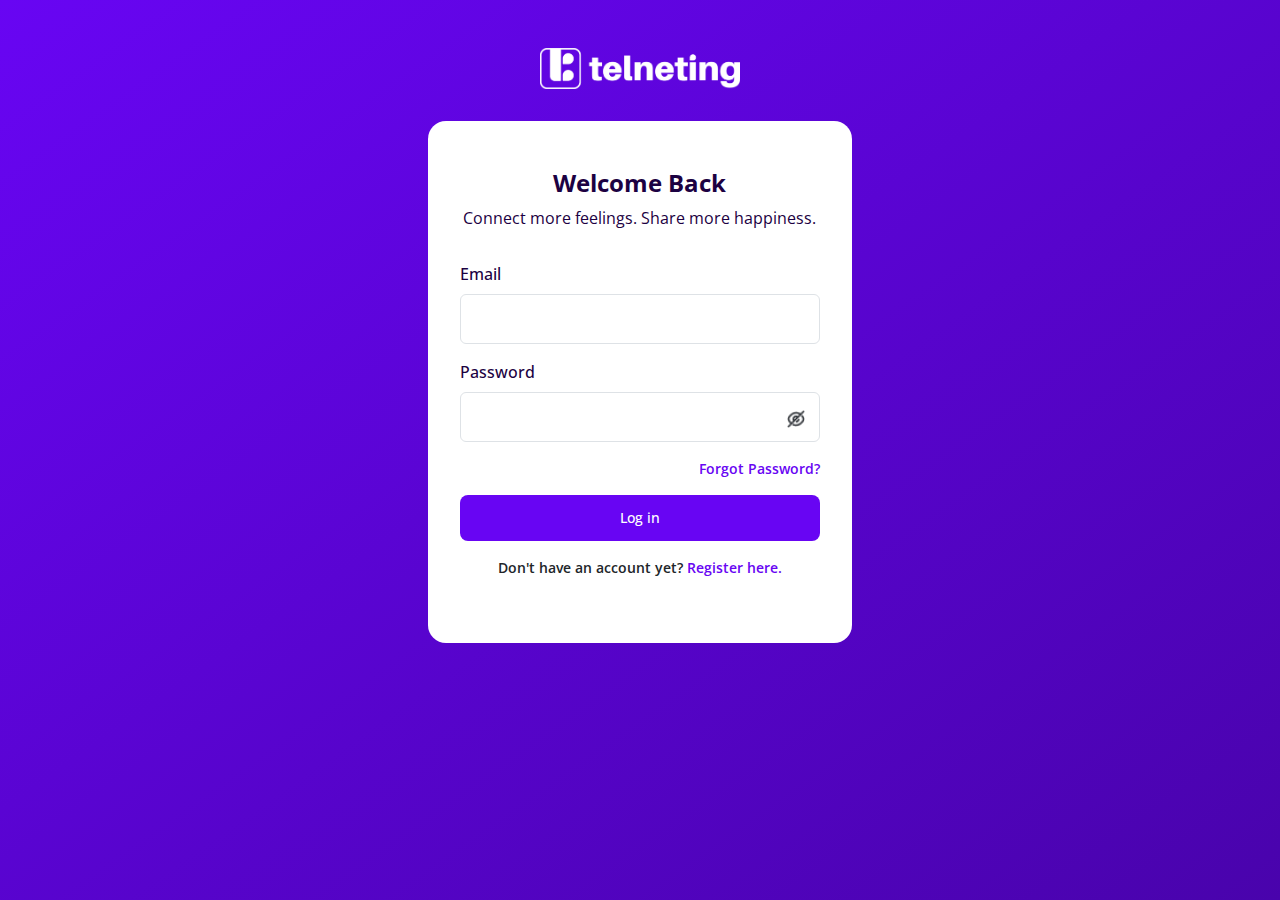
<file: index.html>
<!DOCTYPE html>
<html lang="en">
<head>
    <meta charset="UTF-8">
    <meta name="viewport" content="width=device-width, initial-scale=1.0">
    <title>Sign In || Telneting</title>

    <link rel="stylesheet" href="css/bootstrap.css">
    <link rel="stylesheet" href="css/style.css">
    <script src="js/jquery.min.js"></script>
</head>
<body>
    <div class="page-wrapper">
        <div class="container">
            <div class="d-flex justify-content-center">
                <img src="images/logo.png" alt="logo" class="logo">
            </div>
        
            <form action="#" class="wrapper">
                <h1 class="title">Welcome Back</h1>
                <p class="subtitle">Connect more feelings. Share more happiness.</p>
        
                <div class="form-group">
                    <label for="" class="form-label">Email</label>
                    <input type="email" class="form-control" required>
                </div>
        
                <div class="form-group">
                    <label for="" class="form-label">Password</label>
                    <input type="password" class="form-control" id="passwordField" required>
                    <img src="images/eye-slash.png" alt="eye" class="eye-slash" id="togglePassword">
                </div>
        
                <div class="d-flex justify-content-end">
                    <a href="forgot.html" class="text-primary forgot">Forgot Password?</a>
                </div>
        
                <input type="submit" value="Log in" class="btn btn-primary d-block w-100">
        
                <div class="text-center register">
                    <p>Don't have an account yet? <a href="signup.html" class="text-primary">Register here.</a></p>
                </div>
            </form>
        </div>
    </div>

    <script src="js/bootstrap.js"></script>
    <script>
        const passwordField = document.getElementById('passwordField');
            const togglePassword = document.getElementById('togglePassword');

            togglePassword.addEventListener('click', function () {
                const fieldType = passwordField.getAttribute('type');
                if (fieldType === 'password') {
                    passwordField.setAttribute('type', 'text');
                    togglePassword.setAttribute('src', 'images/eye.png'); // Change to an open eye icon
                } else {
                    passwordField.setAttribute('type', 'password');
                    togglePassword.setAttribute('src', 'images/eye-slash.png'); // Change to a slashed eye icon
                }
            });

    </script>
</body>
</html>
</file>
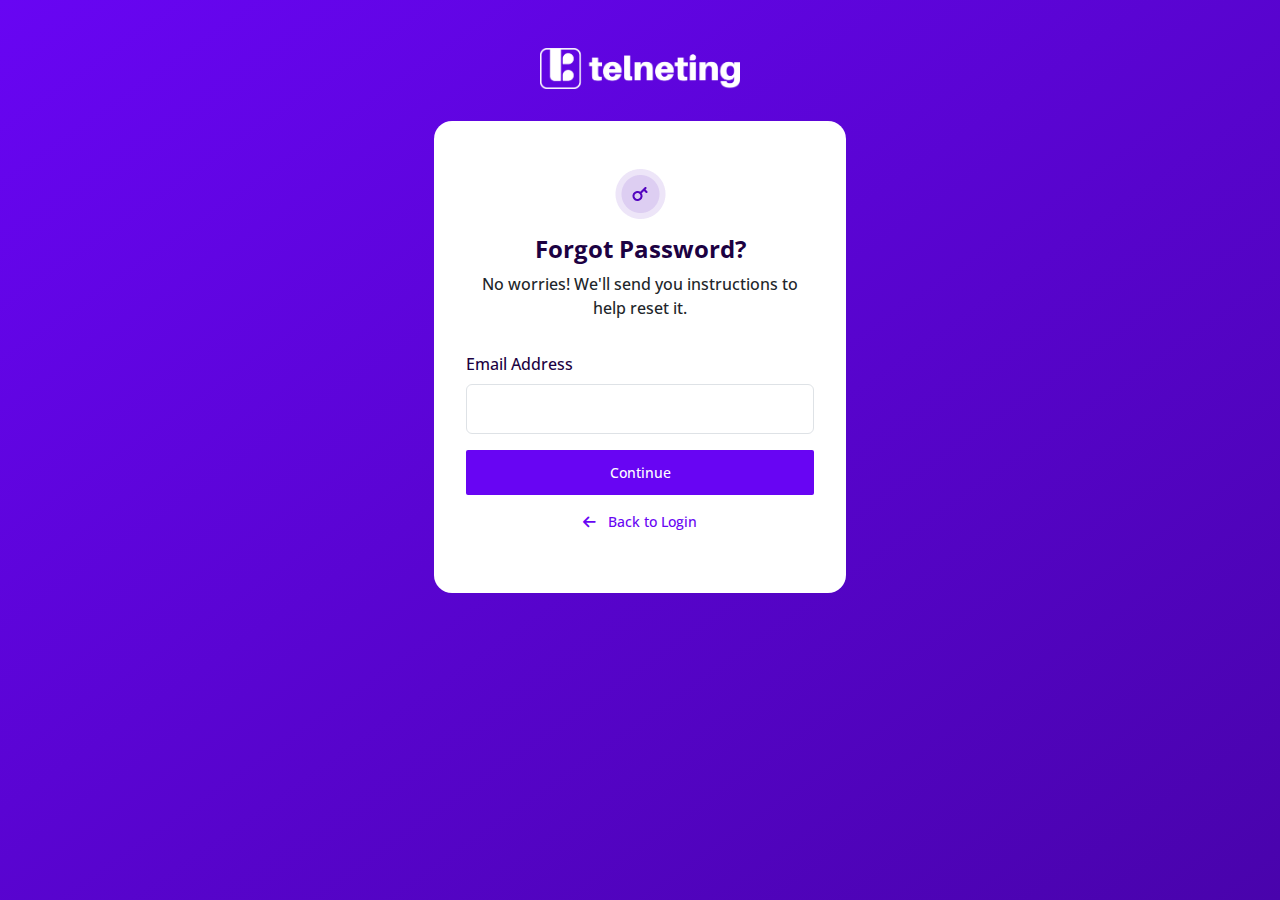
<file: forgot.html>
<!DOCTYPE html>
<html lang="en">

<head>
    <meta charset="UTF-8">
    <meta name="viewport" content="width=device-width, initial-scale=1.0">
    <title>Forgot Password || Telneting</title>

    <link rel="stylesheet" href="css/bootstrap.css">
    <link rel="stylesheet" href="https://cdnjs.cloudflare.com/ajax/libs/font-awesome/6.4.2/css/all.min.css" />
    <link rel="stylesheet" href="css/style.css">
    <script src="js/jquery.min.js"></script>
</head>

<body>
    <div class="page-wrapper">
        <div class="container">
            <div class="d-flex justify-content-center">
                <img src="images/logo.png" alt="logo" class="logo">
            </div>

            <div class="content">
                <div class="text-center">
                    <img src="images/key.png" alt="key">
                    <h1 class="title">Forgot Password?</h1>
                    <p>No worries! We'll send you instructions to help reset it.</p>
                </div>

                <form action="#">
                    <div class="form-group">
                        <label for="" class="form-label">Email Address</label>
                        <input type="email" class="form-control" required>
                    </div>
                    
                    <input type="submit" value="Continue" class="btn btn-primary sharp w-100 mt-3">
                    <a href="index.html" class="btn btn-primary sharp white w-100 mt-1">
                        <i class="fa-solid fa-arrow-left me-2"></i>
                        Back to Login
                    </a>
                </form>
            </div>
        </div>
    </div>

    <script src="js/bootstrap.js"></script>
</body>

</html>
</file>
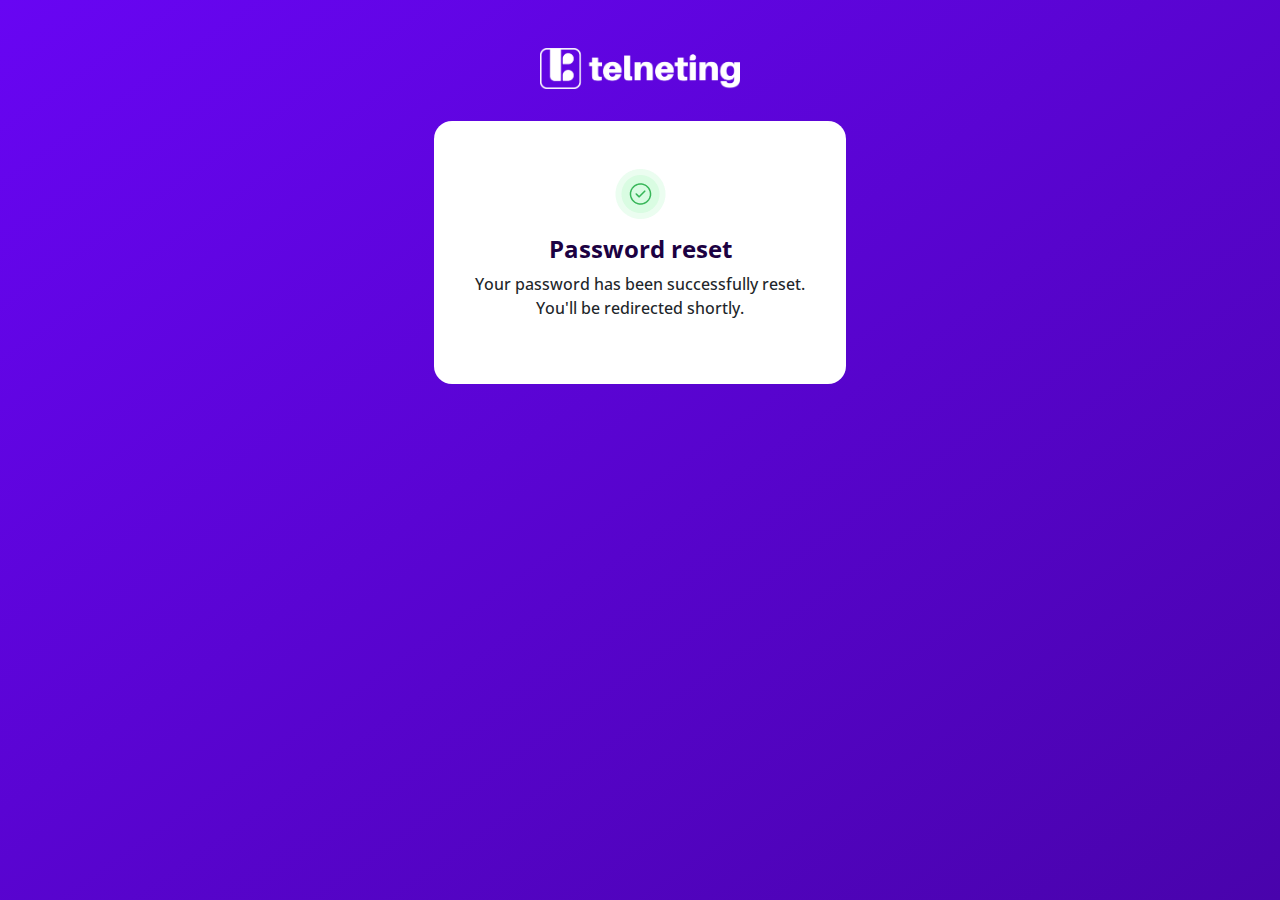
<file: passwordreset.html>
<!DOCTYPE html>
<html lang="en">

<head>
    <meta charset="UTF-8">
    <meta name="viewport" content="width=device-width, initial-scale=1.0">
    <title>Password Reset Successful || Telneting</title>

    <link rel="stylesheet" href="css/bootstrap.css">
    <link rel="stylesheet" href="https://cdnjs.cloudflare.com/ajax/libs/font-awesome/6.4.2/css/all.min.css" />
    <link rel="stylesheet" href="css/style.css">
    <script src="js/jquery.min.js"></script>
</head>

<body>
    <div class="page-wrapper">
        <div class="container">
            <div class="d-flex justify-content-center">
                <img src="images/logo.png" alt="logo" class="logo">
            </div>

            <div class="content">
                <div class="text-center">
                    <img src="images/check.png" alt="check">
                    <h1 class="title">Password reset</h1>
                    <p>Your password has been successfully reset.<br />You'll be redirected shortly.</p>
                </div>
            </div>
        </div>
    </div>

    <script src="js/bootstrap.js"></script>
</body>

</html>
</file>
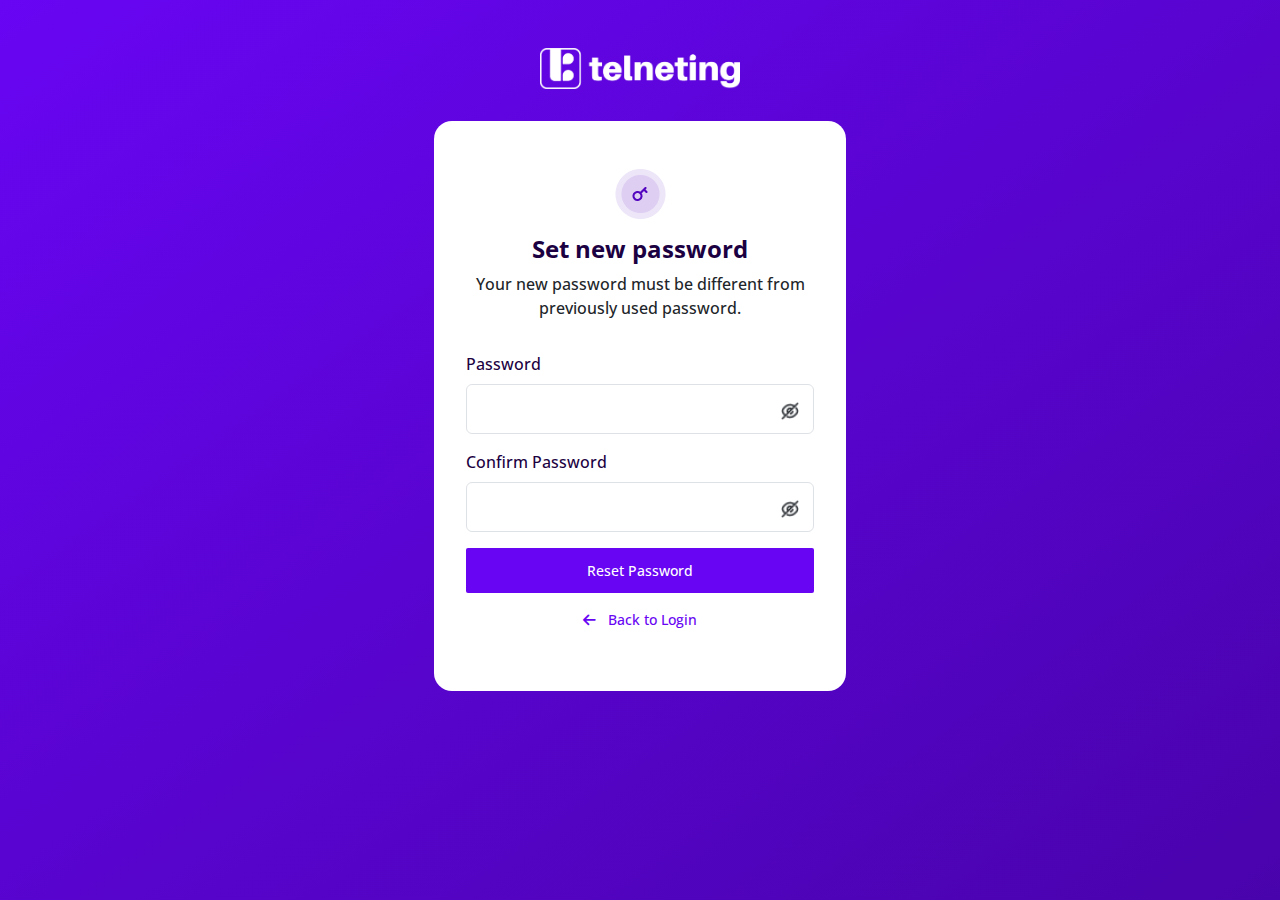
<file: reset.html>
<!DOCTYPE html>
<html lang="en">

<head>
    <meta charset="UTF-8">
    <meta name="viewport" content="width=device-width, initial-scale=1.0">
    <title>Reset Password || Telneting</title>

    <link rel="stylesheet" href="css/bootstrap.css">
    <link rel="stylesheet" href="https://cdnjs.cloudflare.com/ajax/libs/font-awesome/6.4.2/css/all.min.css" />
    <link rel="stylesheet" href="css/style.css">
    <script src="js/jquery.min.js"></script>
</head>

<body>
    <div class="page-wrapper">
        <div class="container">
            <div class="d-flex justify-content-center">
                <img src="images/logo.png" alt="logo" class="logo">
            </div>

            <div class="content">
                <div class="text-center">
                    <img src="images/key.png" alt="key">
                    <h1 class="title">Set new password</h1>
                    <p>Your new password must be different from <br class="d-none d-md-block" /> previously used password.</p>
                </div>

                <form action="#">
                    <div class="form-group">
                        <label for="" class="form-label">Password</label>
                        <input type="password" class="form-control" id="passwordField">
                        <img src="images/eye-slash.png" alt="eye" class="eye-slash" id="togglePassword" required>
                    </div>
                    
                    <div class="form-group">
                        <label for="" class="form-label">Confirm Password</label>
                        <input type="password" class="form-control" id="passwordField2">
                        <img src="images/eye-slash.png" alt="eye" class="eye-slash" id="togglePassword2" required>
                    </div>

                    <input type="submit" value="Reset Password" class="btn btn-primary sharp w-100 mt-3">
                    <a href="index.html" class="btn btn-primary sharp white w-100 mt-1">
                        <i class="fa-solid fa-arrow-left me-2"></i>
                        Back to Login
                    </a>
                </form>
            </div>
        </div>
    </div>

    <script src="js/bootstrap.js"></script>
    <script>
        const passwordField = document.getElementById('passwordField');
        const togglePassword = document.getElementById('togglePassword');
        const passwordField2 = document.getElementById('passwordField2');
        const togglePassword2 = document.getElementById('togglePassword2');

        togglePassword.addEventListener('click', function () {
            const fieldType = passwordField.getAttribute('type');
            if (fieldType === 'password') {
                passwordField.setAttribute('type', 'text');
                togglePassword.setAttribute('src', 'images/eye.png'); // Change to an open eye icon
            } else {
                passwordField.setAttribute('type', 'password');
                togglePassword.setAttribute('src', 'images/eye-slash.png'); // Change to a slashed eye icon
            }
        });

        togglePassword2.addEventListener('click', function () {
            const fieldType = passwordField2.getAttribute('type');
            if (fieldType === 'password') {
                passwordField2.setAttribute('type', 'text');
                togglePassword2.setAttribute('src', 'images/eye.png'); // Change to an open eye icon
            } else {
                passwordField2.setAttribute('type', 'password');
                togglePassword2.setAttribute('src', 'images/eye-slash.png'); // Change to a slashed eye icon
            }
        });

    </script>
</body>

</html>
</file>
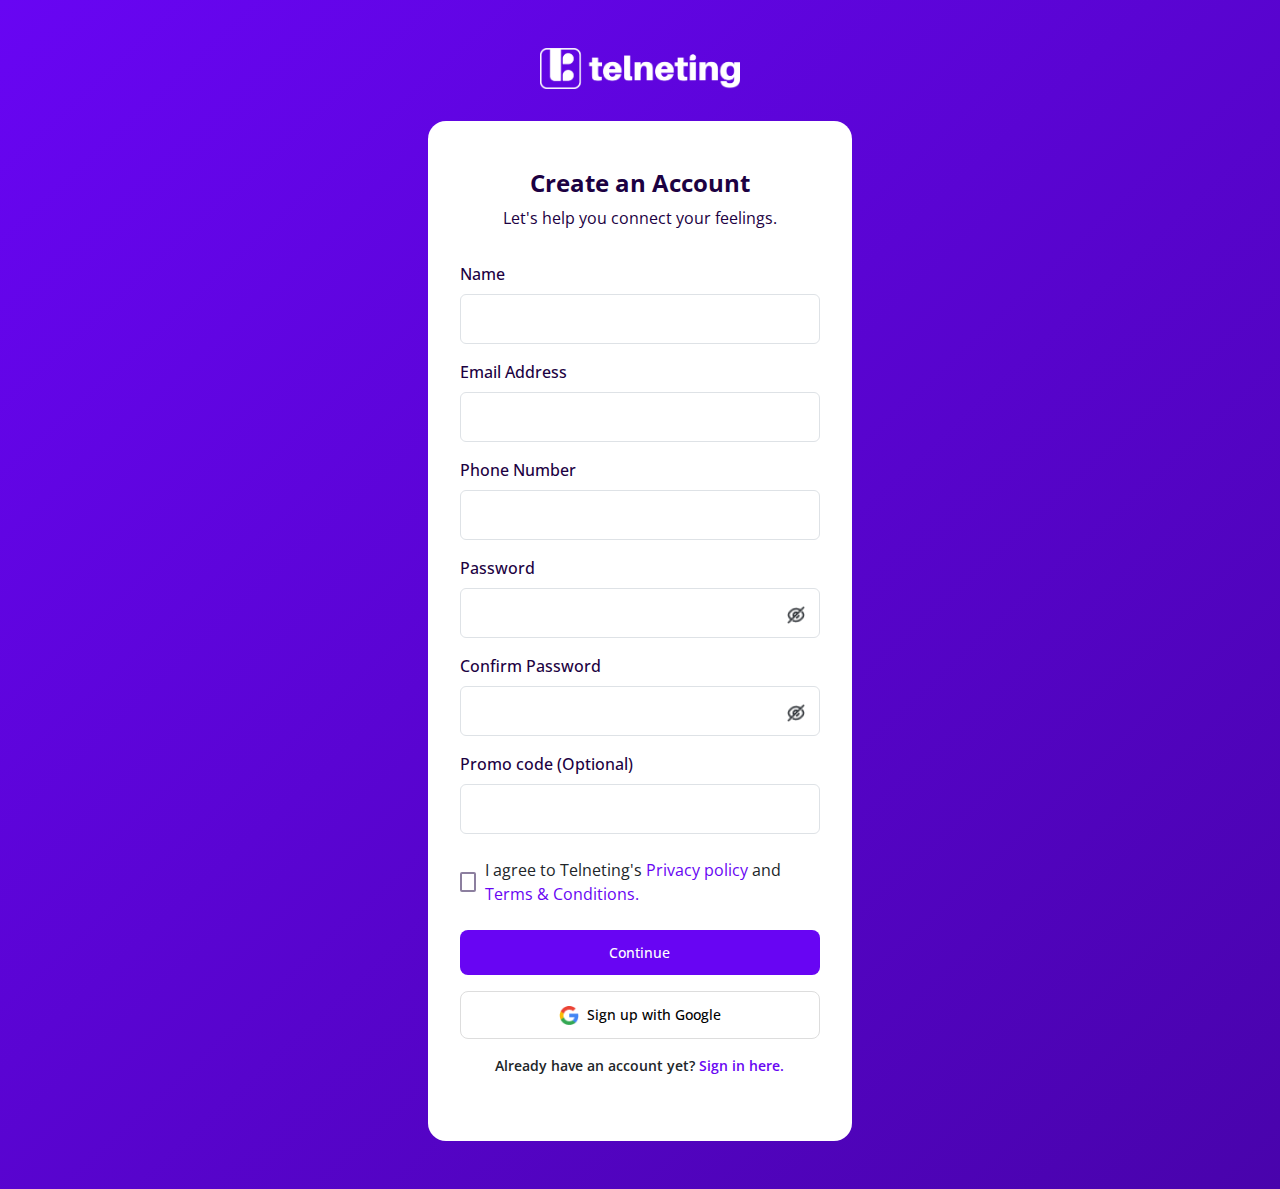
<file: signup.html>
<!DOCTYPE html>
<html lang="en">

<head>
    <meta charset="UTF-8">
    <meta name="viewport" content="width=device-width, initial-scale=1.0">
    <title>Sign Up || Telneting</title>

    <link rel="stylesheet" href="css/bootstrap.css">
    <link rel="stylesheet" href="css/style.css">
    <script src="js/jquery.min.js"></script>
</head>

<body>
    <div class="page-wrapper">
        <div class="container">
            <div class="d-flex justify-content-center">
                <img src="images/logo.png" alt="logo" class="logo">
            </div>

            <form action="#" class="wrapper">
                <h1 class="title">Create an Account</h1>
                <p class="subtitle">Let's help you connect your feelings.</p>

                <div class="form-group">
                    <label for="" class="form-label">Name</label>
                    <input type="text" class="form-control" required>
                </div>

                <div class="form-group">
                    <label for="" class="form-label">Email Address</label>
                    <input type="email" class="form-control" required>
                </div>

                <div class="form-group">
                    <label for="" class="form-label">Phone Number</label>
                    <input type="number" class="form-control" required>
                </div>

                <div class="form-group">
                    <label for="" class="form-label">Password</label>
                    <input type="password" class="form-control" id="passwordField">
                    <img src="images/eye-slash.png" alt="eye" class="eye-slash" id="togglePassword" required>
                </div>

                <div class="form-group">
                    <label for="" class="form-label">Confirm Password</label>
                    <input type="password" class="form-control" id="passwordField2">
                    <img src="images/eye-slash.png" alt="eye" class="eye-slash" id="togglePassword2" required>
                </div>

                <div class="form-group">
                    <label for="" class="form-label">Promo code (Optional)</label>
                    <input type="number" class="form-control">
                </div>

                <div class="form-group my-4 d-flex align-items-center">
                    <input type="checkbox" id="agree" class="d-inline-block">
                    <label for="agree">I agree to Telneting's <a href="#" class="text-primary">Privacy policy</a> and <a href="#" class="text-primary">Terms & Conditions.</a></label>
                </div>

                <input type="submit" value="Continue" class="btn btn-primary d-block w-100">
                <button class="google-btn d-flex align-items-center justify-content-center">
                    <img src="images/google.png" alt="google-btn" width="20px" class="me-2">
                    Sign up with Google
                </button>

                <div class="text-center register">
                    <p>Already have an account yet? <a href="index.html" class="text-primary">Sign in here.</a></p>
                </div>
            </form>
        </div>
    </div>

    <script src="js/bootstrap.js"></script>
    <script>
        const passwordField = document.getElementById('passwordField');
        const togglePassword = document.getElementById('togglePassword');
        const passwordField2 = document.getElementById('passwordField2');
        const togglePassword2 = document.getElementById('togglePassword2');

        togglePassword.addEventListener('click', function () {
            const fieldType = passwordField.getAttribute('type');
            if (fieldType === 'password') {
                passwordField.setAttribute('type', 'text');
                togglePassword.setAttribute('src', 'images/eye.png'); // Change to an open eye icon
            } else {
                passwordField.setAttribute('type', 'password');
                togglePassword.setAttribute('src', 'images/eye-slash.png'); // Change to a slashed eye icon
            }
        });

        togglePassword2.addEventListener('click', function () {
            const fieldType = passwordField2.getAttribute('type');
            if (fieldType === 'password') {
                passwordField2.setAttribute('type', 'text');
                togglePassword2.setAttribute('src', 'images/eye.png'); // Change to an open eye icon
            } else {
                passwordField2.setAttribute('type', 'password');
                togglePassword2.setAttribute('src', 'images/eye-slash.png'); // Change to a slashed eye icon
            }
        });

    </script>
</body>

</html>
</file>
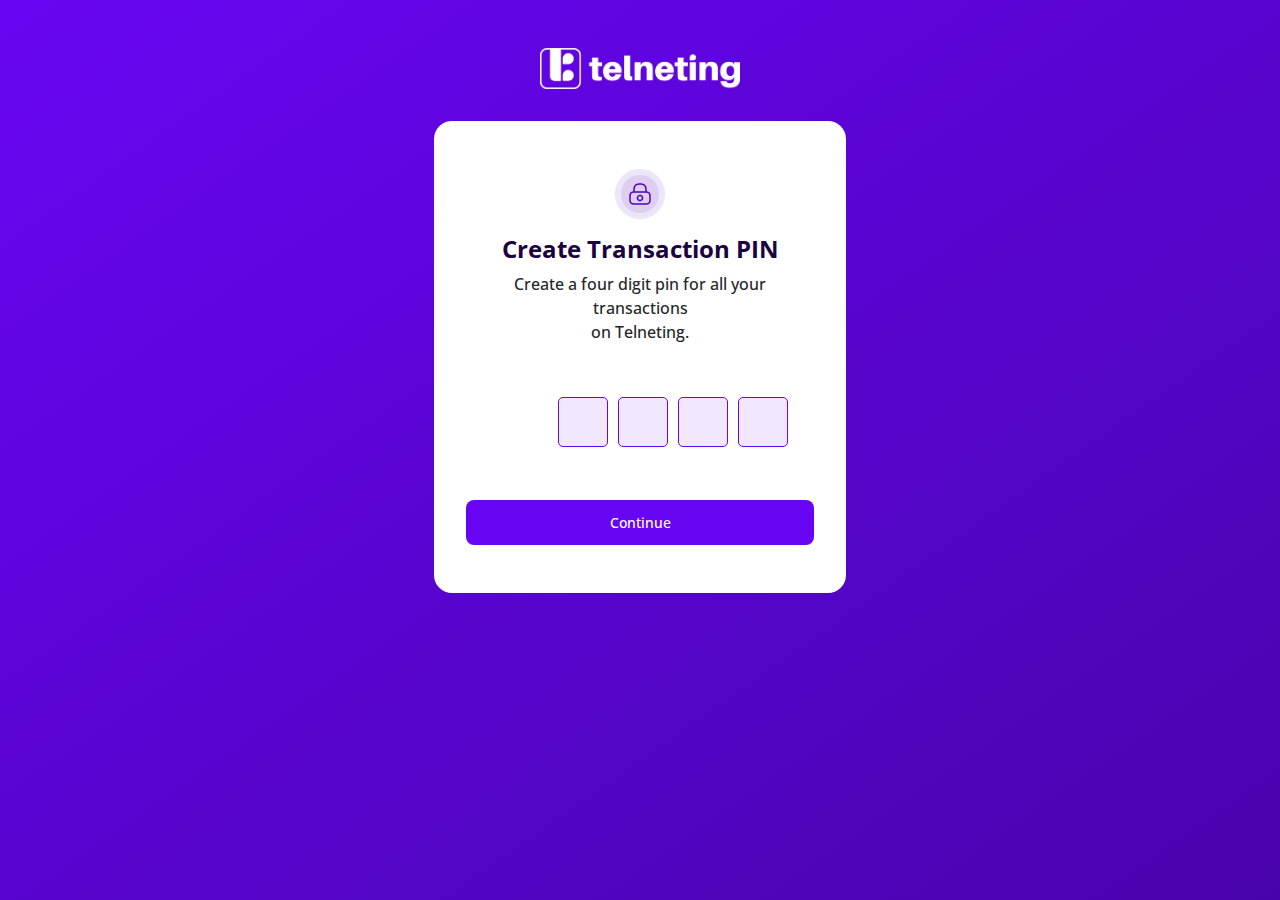
<file: transaction.html>
<!DOCTYPE html>
<html lang="en">

<head>
    <meta charset="UTF-8">
    <meta name="viewport" content="width=device-width, initial-scale=1.0">
    <title>Create Transaction PIN || Telneting</title>

    <link rel="stylesheet" href="css/bootstrap.css">
    <link rel="stylesheet" href="https://cdnjs.cloudflare.com/ajax/libs/font-awesome/6.4.2/css/all.min.css" />
    <link rel="stylesheet" href="css/style.css">
    <script src="js/jquery.min.js"></script>
</head>

<body>
    <div class="page-wrapper">
        <div class="container">
            <div class="d-flex justify-content-center">
                <img src="images/logo.png" alt="logo" class="logo">
            </div>

            <div class="content">
                <div class="text-center">
                    <img src="images/lock.png" alt="lock">
                    <h1 class="title">Create Transaction PIN</h1>
                    <p>Create a four digit pin for all your transactions <br class="d-none d-md-block" /> on Telneting.
                    </p>
                </div>

                <form action="#">
                    <div class="number-input">
                        <input type="text" maxlength="1" id="box1">
                        <input type="text" maxlength="1" id="box2">
                        <input type="text" maxlength="1" id="box3">
                        <input type="text" maxlength="1" id="box4">
                    </div>
                    
                    <input type="submit" value="Continue" class="btn btn-primary d-block w-100">
                </form>
            </div>
        </div>
    </div>

    <script src="js/bootstrap.js"></script>
    <script>
        const inputBoxes = document.querySelectorAll('.number-input input');

        inputBoxes.forEach((box, index) => {
            box.addEventListener('input', (e) => {
                if (e.target.value.length > 1) {
                    e.target.value = e.target.value.slice(0, 1);
                }

                if (index < inputBoxes.length - 1 && e.target.value !== '') {
                    inputBoxes[index + 1].focus();
                }
            });

            box.addEventListener('keydown', (e) => {
                if (e.key === 'Backspace' && e.target.value === '' && index > 0) {
                    inputBoxes[index - 1].focus();
                }
            });
        });
    </script>
</body>

</html>
</file>
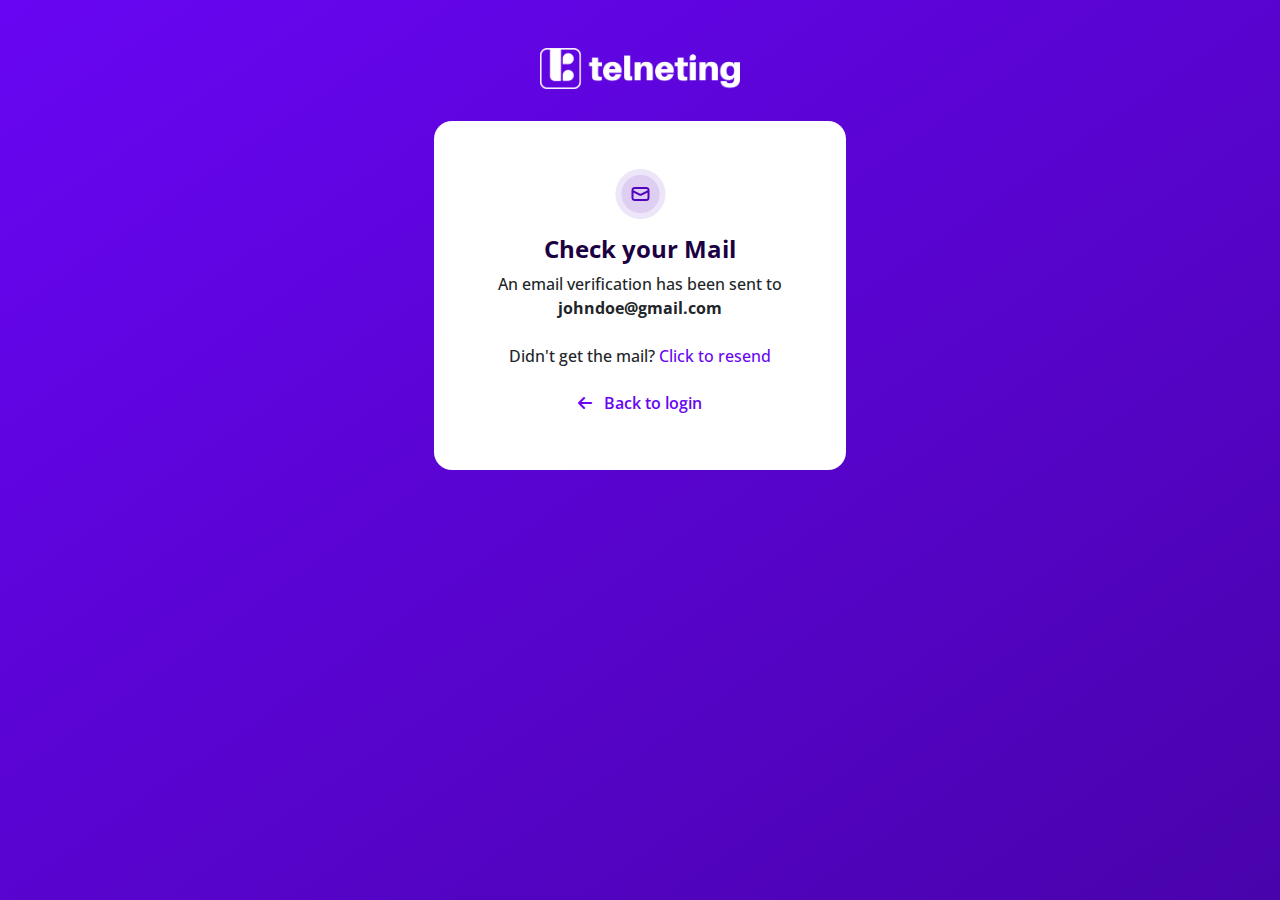
<file: verify.html>
<!DOCTYPE html>
<html lang="en">

<head>
    <meta charset="UTF-8">
    <meta name="viewport" content="width=device-width, initial-scale=1.0">
    <title>Verify Mail || Telneting</title>

    <link rel="stylesheet" href="css/bootstrap.css">
    <link rel="stylesheet" href="https://cdnjs.cloudflare.com/ajax/libs/font-awesome/6.4.2/css/all.min.css" />
    <link rel="stylesheet" href="css/style.css">
    <script src="js/jquery.min.js"></script>
</head>

<body>
    <div class="page-wrapper">
        <div class="container">
            <div class="d-flex justify-content-center">
                <img src="images/logo.png" alt="logo" class="logo">
            </div>

            <div class="content">
                <div class="text-center">
                    <img src="images/mail.png" alt="mail">
                    <h1 class="title">Check your Mail</h1>
                    <p>An email verification has been sent to <span class="d-block">johndoe@gmail.com</span></p>
                </div>

                <div class="text-center mt-4">
                    <p>Didn't get the mail? <span class="text-primary">Click to resend</span></p>
                    <a href="index.html" class="btn btn-text">
                        <i class="fa-solid fa-arrow-left me-2"></i>
                        Back to login
                    </a>
                </div>
            </div>
        </div>
    </div>

    <script src="js/bootstrap.js"></script>
</body>

</html>
</file>
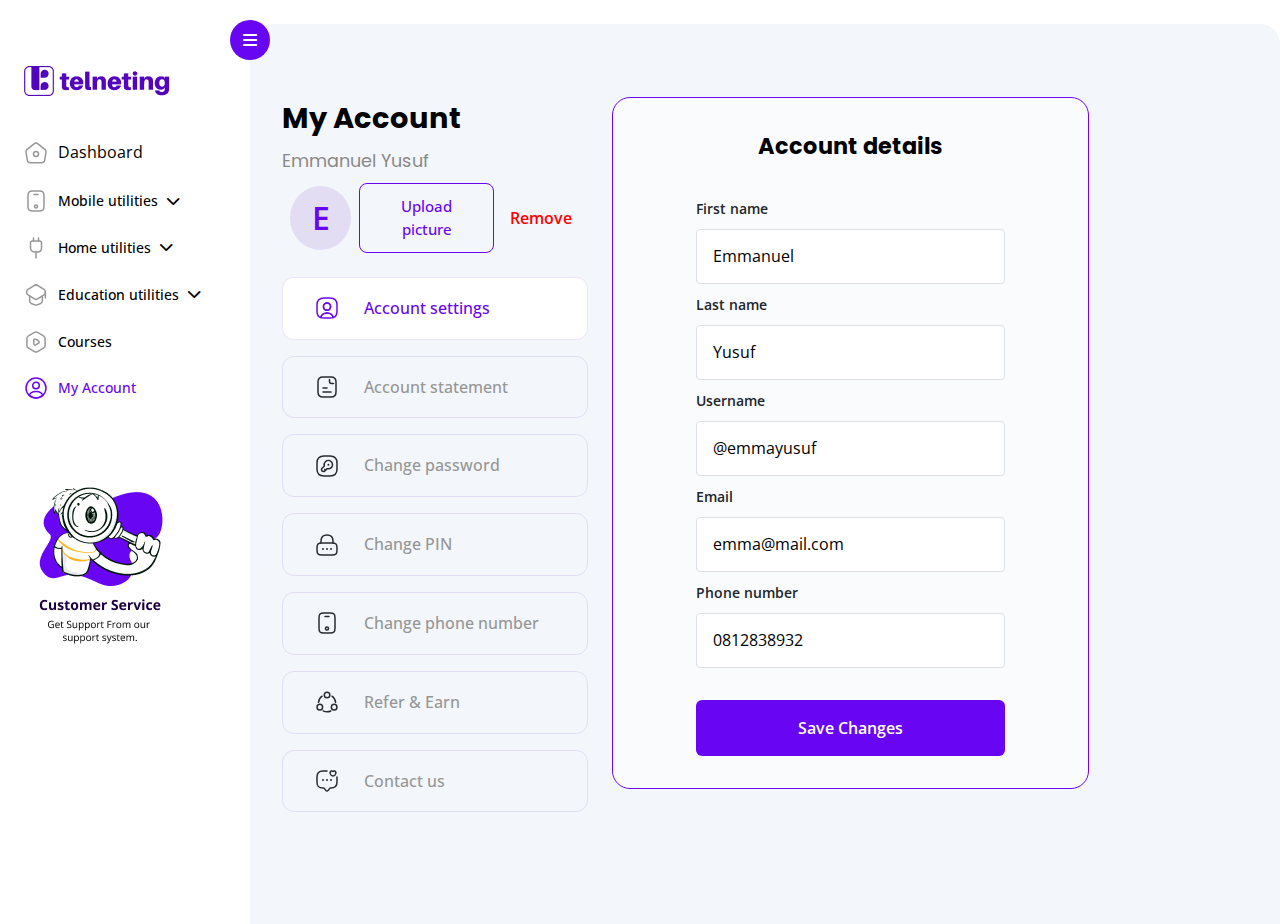
<file: admin/account.html>
<!doctype html>
<html lang="en">

<head>
    <title>ThriveNow Telneting || Courses Dashboard</title>
    <meta charset="utf-8">
    <meta name="viewport" content="width=device-width, initial-scale=1, shrink-to-fit=no">

    <link href="https://fonts.googleapis.com/css?family=Poppins:300,400,500,600,700,800,900" rel="stylesheet">
    <link rel="stylesheet" href="https://cdnjs.cloudflare.com/ajax/libs/font-awesome/6.4.2/css/all.min.css">
    <!-- <link href="https://cdn.jsdelivr.net/npm/bootstrap@5.3.2/dist/css/bootstrap.min.css" rel="stylesheet"> -->
    <link rel="stylesheet" href="css/bootstrap.css">
    <link rel="stylesheet" href="css/style.css">
    <link rel="stylesheet" href="css/iconsax.css">
    <!-- <link rel="stylesheet" href="css/bootstrap.min.css"> -->
</head>

<body>
    <div class="wrapper d-flex align-items-stretch">
        <nav id="sidebar">
            <div class="custom-menu">
                <button type="button" id="sidebarCollapse" class="btn btn-primary">
                    <i class="fa fa-bars"></i>
                    <span class="sr-only">Toggle Menu</span>
                </button>
            </div>
            <div class="p-4 pt-5">
                <h1><a href="index.html" class="logo">
                        <img src="images/logo.png" alt="logo">
                    </a></h1>
                <ul class="list-unstyled components mb-5">
                    <li class="d-flex align-items-center">
                        <object class="icon" data="images/home.svg" type="image/svg+xml"></object>
                        <a href="index.html">Dashboard</a>
                    </li>
                    <li class="nav-item dropdown">
                        <a class="nav-link dropdown-toggle d-flex align-items-center" href="#" id="mobileDropdown"
                            role="button" data-toggle="dropdown" aria-haspopup="true" aria-expanded="false">
                            <object class="icon" data="images/mobile.svg" type="image/svg+xml"></object>
                            Mobile utilities
                            <i class="fas fa-chevron-down ms-2"></i>
                        </a>
                        <div class="dropdown-menu" aria-labelledby="mobileDropdown">
                            <a class="dropdown-item d-flex align-items-center" href="airtime.html">
                                <object class="icon" data="images/call.svg" type="image/svg+xml"></object>
                                Airtime top-up
                            </a>
                            <a class="dropdown-item d-flex align-items-center" href="data.html">
                                <object class="icon" data="images/wifi-square.svg" type="image/svg+xml"></object>
                                Data top-up
                            </a>
                            <a class="dropdown-item d-flex align-items-center" href="recharge.html">
                                <object class="icon" data="images/hashtag.svg" type="image/svg+xml"></object>
                                Recharge PIN
                            </a>
                        </div>
                    </li>
                    <li class="nav-item dropdown">
                        <a class="nav-link dropdown-toggle d-flex align-items-center" href="#" id="homeDropdown"
                            role="button" data-toggle="dropdown" aria-haspopup="true" aria-expanded="false">
                            <object class="icon" data="images/electricity.svg" type="image/svg+xml"></object>
                            Home utilities <i class="fas fa-chevron-down ms-2"></i>
                        </a>
                        <div class="dropdown-menu" aria-labelledby="homeDropdown">
                            <a class="dropdown-item d-flex align-items-center" href="cable.html">
                                <object class="icon" data="images/monitor-mobbile.svg" type="image/svg+xml"></object>
                                Cable TV
                            </a>
                            <a class="dropdown-item d-flex align-items-center" href="electricity.html">
                                <object class="icon" data="images/flash.svg" type="image/svg+xml"></object>
                                Electricity Bills
                            </a>
                        </div>
                    </li>
                    <li class="nav-item dropdown">
                        <a class="nav-link dropdown-toggle d-flex align-items-center" href="#" id="educationDropdown"
                            role="button" data-toggle="dropdown" aria-haspopup="true" aria-expanded="false">
                            <object class="icon" data="images/teacher.svg" type="image/svg+xml"></object>
                            Education utilities <i class="fas fa-chevron-down ms-2"></i>
                        </a>
                        <div class="dropdown-menu" aria-labelledby="educationDropdown">
                            <a class="dropdown-item d-flex align-items-center" href="result.html">
                                <object class="icon" data="images/award.svg" type="image/svg+xml"></object>
                                Result Checker
                            </a>
                        </div>
                    </li>
                    <li class="nav-item">
                        <a class="nav-link d-flex align-items-center" href="courses.html">
                            <object class="icon" data="images/video-octagon.svg" type="image/svg+xml"></object>
                            Courses
                        </a>
                    </li>
                    <li class="nav-item active">
                        <a class="nav-link d-flex align-items-center" href="account.html">
                            <object class="icon" data="images/profile-circle.svg" type="image/svg+xml"></object>
                            My Account
                        </a>
                    </li>
                </ul>

                <div class="mb-5">
                    <img src="images/customer.png" alt="customer">
                </div>

            </div>
        </nav>

        <!-- Page Content  -->
        <div id="content">
            <div class="d-flex justify-content-end">
                <div class="top">
                    &nbsp;
                </div>
            </div>


            <div class="settings">
                <div class="row">
                    <div class="col-md-4">
                        <h1 class="title">My Account</h1>
                        <h4 class="subtitle">Emmanuel Yusuf</h4>

                        <div class="d-flex align-items-center mb-4">
                            <div class="avatar ms-2">
                                <div class="icon">E</div>
                            </div>

                            <div class="upload-btn-wrapper ms-2">
                                <button class="btn btn-outline">Upload picture</button>
                                <input type="file" name="profile" id="profile">
                            </div>

                            <button class="btn btn-text">Remove</button>
                        </div>


                        <div class="nav-wrapper">
                            <nav class="nav flex-column" aria-orientation="vertical">
                                <a class="nav-link active d-flex align-items-center" aria-current="page" href="#" id="nav-settings-tab"
                                    data-bs-toggle="tab" data-bs-target="#nav-settings" type="button" role="tab" aria-controls="nav-settings"
                                    aria-selected="true">
                                    <img src="images/user-square.svg" alt="user-square" class="icon-tab">
                                    Account settings
                                </a>
                            
                                <a class="nav-link d-flex align-items-center" aria-current="page" href="#" id="nav-statement-tab"
                                    data-bs-toggle="tab" data-bs-target="#nav-statement" type="button" role="tab" aria-controls="nav-statement"
                                    aria-selected="true">
                                    <img src="images/document-text.svg" alt="document" class="icon-tab">
                                    Account statement
                                </a>
                            
                                <a class="nav-link d-flex align-items-center" aria-current="page" href="#" id="nav-password-tab"
                                    data-bs-toggle="tab" data-bs-target="#nav-password" type="button" role="tab" aria-controls="nav-password"
                                    aria-selected="true">
                                    <img src="images/key-square.svg" alt="key-square" class="icon-tab">
                                    Change password
                                </a>
                            
                                <a class="nav-link d-flex align-items-center" aria-current="page" href="#" id="nav-pin-tab"
                                    data-bs-toggle="tab" data-bs-target="#nav-pin" type="button" role="tab" aria-controls="nav-pin"
                                    aria-selected="true">
                                    <img src="images/lock.svg" alt="user-square" class="icon-tab">
                                    Change PIN
                                </a>
                            
                                <a class="nav-link d-flex align-items-center" aria-current="page" href="#" id="nav-phone-tab"
                                    data-bs-toggle="tab" data-bs-target="#nav-phone" type="button" role="tab" aria-controls="nav-phone"
                                    aria-selected="true">
                                    <img src="images/mobile.svg" alt="user-square" class="icon-tab">
                                    Change phone number
                                </a>
                            
                                <a class="nav-link d-flex align-items-center" aria-current="page" href="#" id="nav-earn-tab"
                                    data-bs-toggle="tab" data-bs-target="#nav-earn" type="button" role="tab" aria-controls="nav-earn"
                                    aria-selected="true">
                                    <img src="images/share.svg" alt="user-square" class="icon-tab">
                                    Refer & Earn
                                </a>
                            
                                <a class="nav-link d-flex align-items-center" aria-current="page" href="#" id="nav-contact-tab"
                                    data-bs-toggle="tab" data-bs-target="#nav-contact" type="button" role="tab" aria-controls="nav-contact"
                                    aria-selected="true">
                                    <img src="images/message-favorite.svg" alt="user-square" class="icon-tab">
                                    Contact us
                                </a>
                            </nav>
                        </div>
                    </div>

                    <div class="col-md-8">
                        <div class="tab-content" id="nav-tabContent">
                            <div class="tab-pane fade show active" id="nav-settings" role="tabpanel"
                                aria-labelledby="nav-settings-tab" tabindex="0">
                                <div class="card">
                                    <h1 class="title text-center">Account details</h1>

                                    <form action="#" class="mt-4">
                                        <div class="form-group">
                                            <label>First name</label>
                                            <input type="text" name="first-name" value="Emmanuel" class="form-control">
                                        </div>

                                        <div class="form-group">
                                            <label>Last name</label>
                                            <input type="text" name="last-name" value="Yusuf" class="form-control">
                                        </div>

                                        <div class="form-group">
                                            <label>Username</label>
                                            <input type="text" name="user-name" value="@emmayusuf" class="form-control">
                                        </div>

                                        <div class="form-group">
                                            <label>Email</label>
                                            <input type="text" name="email" value="emma@mail.com" class="form-control">
                                        </div>

                                        <div class="form-group">
                                            <label>Phone number</label>
                                            <input type="number" name="phone-no" value="0812838932"
                                                class="form-control">
                                        </div>

                                        <input type="submit" value="Save Changes"
                                            class="mt-4 btn btn-primary w-100 py-3">
                                    </form>
                                </div>
                            </div>

                            <div class="tab-pane fade show" id="nav-statement" role="tabpanel"
                                aria-labelledby="nav-statement-tab" tabindex="0">
                                <div class="card">
                                    <h1 class="title text-center">Account statement</h1>

                                    <form action="#" class="mt-4">
                                        <div class="form-group">
                                            <label>Start date</label>
                                            <input type="date" name="start-date" class="form-control">
                                        </div>

                                        <div class="form-group">
                                            <label>End data</label>
                                            <input type="date" name="end-date" class="form-control">
                                        </div>

                                        <input type="submit" value="Download" class="mt-4 btn btn-primary w-100 py-3">
                                    </form>
                                </div>
                            </div>


                            <div class="tab-pane fade show" id="nav-password" role="tabpanel"
                                aria-labelledby="nav-password-tab" tabindex="0">
                                <div class="card">
                                    <h1 class="title text-center">Change password</h1>

                                    <form action="#" class="mt-4">
                                        <div class="form-group">
                                            <label>Old password</label>
                                            <input type="password" class="form-control">
                                        </div>

                                        <div class="form-group">
                                            <label>New password</label>
                                            <input type="password" class="form-control">
                                        </div>

                                        <div class="form-group">
                                            <label>Confirm password</label>
                                            <input type="password" class="form-control">
                                        </div>

                                        <h6>Password requirement</h6>
                                        <ul>
                                            <li>At least one special character</li>
                                            <li>Minimum 8 characters</li>
                                        </ul>

                                        <input type="submit" value="Update password"
                                            class="mt-4 btn btn-primary w-100 py-3">
                                    </form>
                                </div>
                            </div>

                            <div class="tab-pane fade show" id="nav-pin" role="tabpanel" aria-labelledby="nav-pin-tab"
                                tabindex="0">
                                <div class="card" id="old-pin">
                                    <h1 class="title text-center">Change PIN</h1>

                                    <form action="#" class="mt-4">
                                        <h5 class="text-center">Enter your old Telneting PIN</h5>

                                        <div class="number-input">
                                            <input type="text" maxlength="1" id="box1">
                                            <input type="text" maxlength="1" id="box2">
                                            <input type="text" maxlength="1" id="box3">
                                            <input type="text" maxlength="1" id="box4">
                                        </div>

                                        <h5 class="text-center">Forgot your old PIN? <span class="text-primary" id="reset-btn" style="cursor: pointer">Reset here.</span></h5>

                                        <button type="button" id="next-btn" class="mt-4 btn btn-primary w-100 py-3">Next</button>
                                    </form>
                                </div>

                                <div class="card" id="new-pin">
                                    <i class="fa-solid fa-chevron-left" id="prev-btn"></i>
                                    <h1 class="title text-center">Create your Telneting PIN</h1>

                                    <form action="#" class="mt-4">
                                        <h5 class="text-center">Enter your old Telneting PIN</h5>

                                        <div class="number-input">
                                            <input type="text" maxlength="1" id="box1">
                                            <input type="text" maxlength="1" id="box2">
                                            <input type="text" maxlength="1" id="box3">
                                            <input type="text" maxlength="1" id="box4">
                                        </div>

                                        <h5 class="text-center">Enter your new Telneting PIN</h5>

                                        <div class="number2-input">
                                            <input type="text" maxlength="1" id="box1">
                                            <input type="text" maxlength="1" id="box2">
                                            <input type="text" maxlength="1" id="box3">
                                            <input type="text" maxlength="1" id="box4">
                                        </div>

                                        <button type="button" id="pin-change-btn" class="mt-4 btn btn-primary w-100 py-3">Submit</button>
                                    </form>
                                </div>

                                <div class="card text-center" id="pin-success">
                                    <img src="images/icon-success.png" alt="success" class="w-25 d-inline-block mx-auto mb-4">

                                    <h4>You have successfully changed your PIN</h4>
                                </div>

                                <div class="card" id="reset-pin">
                                    <h1 class="title text-center">Reset your Telneting PIN</h1>

                                    <p class="text-center">A code has been sent to the phone number on your account <br class="d-none d-md-block" /> to confirm this change.</p>
                                    <div class="form-group">
                                        <label>Verification code</label>
                                        <input type="number" class="form-control">
                                    </div>

                                    <a href="#" class="btn-text text-primary text-center mt-2">Resend code</a>

                                    <button type="button" id="verification-btn" class="mt-4 btn btn-primary w-100 py-3">Submit</button>
                                </div>
                            </div>

                            <div class="tab-pane fade show" id="nav-phone" role="tabpanel" aria-labelledby="nav-phone-tab" tabindex="0">
                                <div class="card" id="input-phone">
                                    <h1 class="title text-center">Change Phone Number</h1>
                            
                                    <form action="#" class="mt-4">
                                        <div class="form-group">
                                            <label>Phone Number</label>
                                            <input type="number" class="form-control">
                                        </div>
                            
                                        <button type="submit" id="change-phone-btn" class="mt-4 btn btn-primary w-100 py-3">Next</button>
                                    </form>
                                </div>

                                <div class="card text-center" id="change-phone">
                                    <h1 class="title text-center">Change Phone Number</h1>

                                    <img src="images/lock-circle.png" alt="circle" class="mt-4 w-25 d-inline-block mx-auto mb-2">

                                    <p class="text-center">Enter your 4-digit Telneting PIN <br /> to change your phone number.</p>
                                    <form action="#">
                                        <div class="number-input">
                                            <input type="text" maxlength="1" id="box1">
                                            <input type="text" maxlength="1" id="box2">
                                            <input type="text" maxlength="1" id="box3">
                                            <input type="text" maxlength="1" id="box4">
                                        </div>

                                        <button type="submit" id="phone-success-btn" class="mt-4 btn btn-primary w-100 py-3">Confirm</button>
                                    </form>
                                </div>

                                <div class="card text-center" id="phone-success">
                                    <img src="images/icon-success.png" alt="success" class="w-25 d-inline-block mx-auto mb-4">
                                
                                    <h4>You have successfully changed your Phone number</h4>
                                </div>
                            </div>

                            <div class="tab-pane fade show" id="nav-earn" role="tabpanel" aria-labelledby="nav-earn-tab" tabindex="0">
                                <div class="card text-center">
                                    <h1 class="title text-center">Refer & Earn</h1>
                            
                                    <img src="images/telcoin.png" alt="telcoin" class="mx-auto w-25 mt-4 mb-2">
                                    <h4>Get free Telcoin</h4>

                                    <p>
                                        Enjoy free Telcoin every time someone signs up with your referral code, you also get bonus coins every time the user
                                        performs a transaction
                                    </p>

                                    <div class="d-flex justify-content-center">
                                        <img src="images/info-circle.svg" alt="info" class="me-2 d-inline-block">
                                        <h5 class="font-semibold text-primary">Read Terms and Condition</h5>
                                    </div>

                                    <div class="w-25 mt-4 mx-auto d-flex align-items-center justify-content-between">
                                        <img src="images/whatsapp.png" alt="whatsapp">
                                        <img src="images/twitter.png" alt="twitter">
                                        <img src="images/facebook.png" alt="facebook">
                                    </div>

                                    <div class="w-50 mt-3 mx-auto">
                                        <div class="row align-items-center">
                                            <div class="col-9">
                                                <span class="py-2 px-1" style="border: 1px solid #969696; border-radius: 8px;" id="copy-link">https:/telneting.com/regist</span>
                                            </div>
                                            <div class="col-3">
                                                <button class="opaque-btn py-2" type="button" id="copy-button">Copy</button>
                                            </div>
                                        </div>
                                    </div>

                                    <h5 class="text-primary" style="font-weight: 600; margin-top: 100px"><a href="referral.html">View Referral Performance</a></h5>
                                </div>
                            </div>

                            <div class="tab-pane fade show" id="nav-contact" role="tabpanel" aria-labelledby="nav-contact-tab" tabindex="0">
                                <div class="card px-0">
                                    <img src="images/contact.png" alt="contact" class="contact-img">
                                    <h1 class="title text-center">Contact us</h1>
                            
                                    <div class="mt-3">
                                        <div class="d-flex align-items-center contact-card">
                                            <img src="images/whatsapp.png" alt="whatsapp" class="me-2">
                                            <p>Join our whatsapp community</p>
                                        </div>

                                        <div class="d-flex align-items-center contact-card">
                                            <img src="images/twitter.png" alt="twitter" class="me-2">
                                            <p>Twitter page</p>
                                        </div>

                                        <div class="d-flex align-items-center contact-card">
                                            <img src="images/facebook.png" alt="facebook" class="me-2">
                                            <p>Facebook</p>
                                        </div>

                                        <div class="d-flex align-items-center contact-card">
                                            <img src="images/instagram.png" alt="instagram" class="me-2">
                                            <p>Instagram page</p>
                                        </div>
                                    </div>
                                </div>
                            </div>
                        </div>
                    </div>
                </div>
            </div>
        </div>
    </div>

    <script src="js/jquery.min.js"></script>
    <script src="js/popper.js"></script>
    <script src="js/bootstrap.js"></script>
    <!-- <script src="https://cdn.jsdelivr.net/npm/bootstrap@5.3.2/dist/js/bootstrap.bundle.min.js"
        integrity="sha384-C6RzsynM9kWDrMNeT87bh95OGNyZPhcTNXj1NW7RuBCsyN/o0jlpcV8Qyq46cDfL"
        crossorigin="anonymous"></script> -->
    <script src="js/main.js"></script>
    
    <!-- <script src="js/bootstrap.min.js"></script> -->

    <script>
        const inputBoxes = document.querySelectorAll('.number-input input');
        const inputBoxes2 = document.querySelectorAll('.number2-input input');

        inputBoxes.forEach((box, index) => {
            box.addEventListener('input', (e) => {
                if (e.target.value.length > 1) {
                    e.target.value = e.target.value.slice(0, 1);
                }

                if (index < inputBoxes.length - 1 && e.target.value !== '') {
                    inputBoxes[index + 1].focus();
                }
            });

            box.addEventListener('keydown', (e) => {
                if (e.key === 'Backspace' && e.target.value === '' && index > 0) {
                    inputBoxes[index - 1].focus();
                }
            });
        });

        inputBoxes2.forEach((box, index) => {
            box.addEventListener('input', (e) => {
                if (e.target.value.length > 1) {
                    e.target.value = e.target.value.slice(0, 1);
                }

                if (index < inputBoxes2.length - 1 && e.target.value !== '') {
                    inputBoxes2[index + 1].focus();
                }
            });

            box.addEventListener('keydown', (e) => {
                if (e.key === 'Backspace' && e.target.value === '' && index > 0) {
                    inputBoxes2[index - 1].focus();
                }
            });
        });


        // Get references to the button and card elements
            const nextButton = document.getElementById('next-btn');
            const pinChangeButton = document.getElementById('pin-change-btn');
            const prevButton = document.getElementById('prev-btn');
            const verButton = document.getElementById('verification-btn');
            const resetButton = document.getElementById('reset-btn');
            const phoneSuccessButton = document.getElementById('phone-success-btn');
            const changePhoneButton = document.getElementById('change-phone-btn');


            const oldPinCard = document.getElementById('old-pin');
            const newPinCard = document.getElementById('new-pin');
            const pinSuccessCard = document.getElementById('pin-success');
            const phoneSuccessCard = document.getElementById('phone-success');
            const resetPinCard = document.getElementById('reset-pin');
            const changePhoneCard = document.getElementById('change-phone');
            const inputPhoneCard = document.getElementById('input-phone');

            // Add a click event listener to the button
            nextButton.addEventListener('click', function () {
               newPinCard.style.display = 'block'
               oldPinCard.style.display = 'none'
            });

            prevButton.addEventListener('click', function () {
                if (oldPinCard.style.display === 'block') {
                    oldPinCard.style.display = 'none';
                    newPinCard.style.display = 'block';
                } else {
                    oldPinCard.style.display = 'block';
                    newPinCard.style.display = 'none';
                }
            });

            pinChangeButton.addEventListener('click', function () {
                newPinCard.style.display = 'none'
                oldPinCard.style.display = 'none'
                pinSuccessCard.style.display = 'block'
            })

            resetButton.addEventListener('click', function() {
                newPinCard.style.display = 'none'
                oldPinCard.style.display = 'none'
                pinSuccessCard.style.display = 'none'
                resetPinCard.style.display = 'block'
            })

            verButton.addEventListener('click', function() {
                newPinCard.style.display = 'block'
                oldPinCard.style.display = 'none'
                pinSuccessCard.style.display = 'none'
                resetPinCard.style.display = 'none'
            });

            changePhoneButton.addEventListener('click', function() {
                inputPhoneCard.style.display = 'none'
                changePhoneCard.style.display = 'block'
            });

            phoneSuccessButton.addEventListener('click', () => {
                inputPhoneCard.style.display = 'none'
                changePhoneCard.style.display = 'none'
                phoneSuccessCard.style.display = 'block'
            })

    </script>
</body>

</html>
</file>
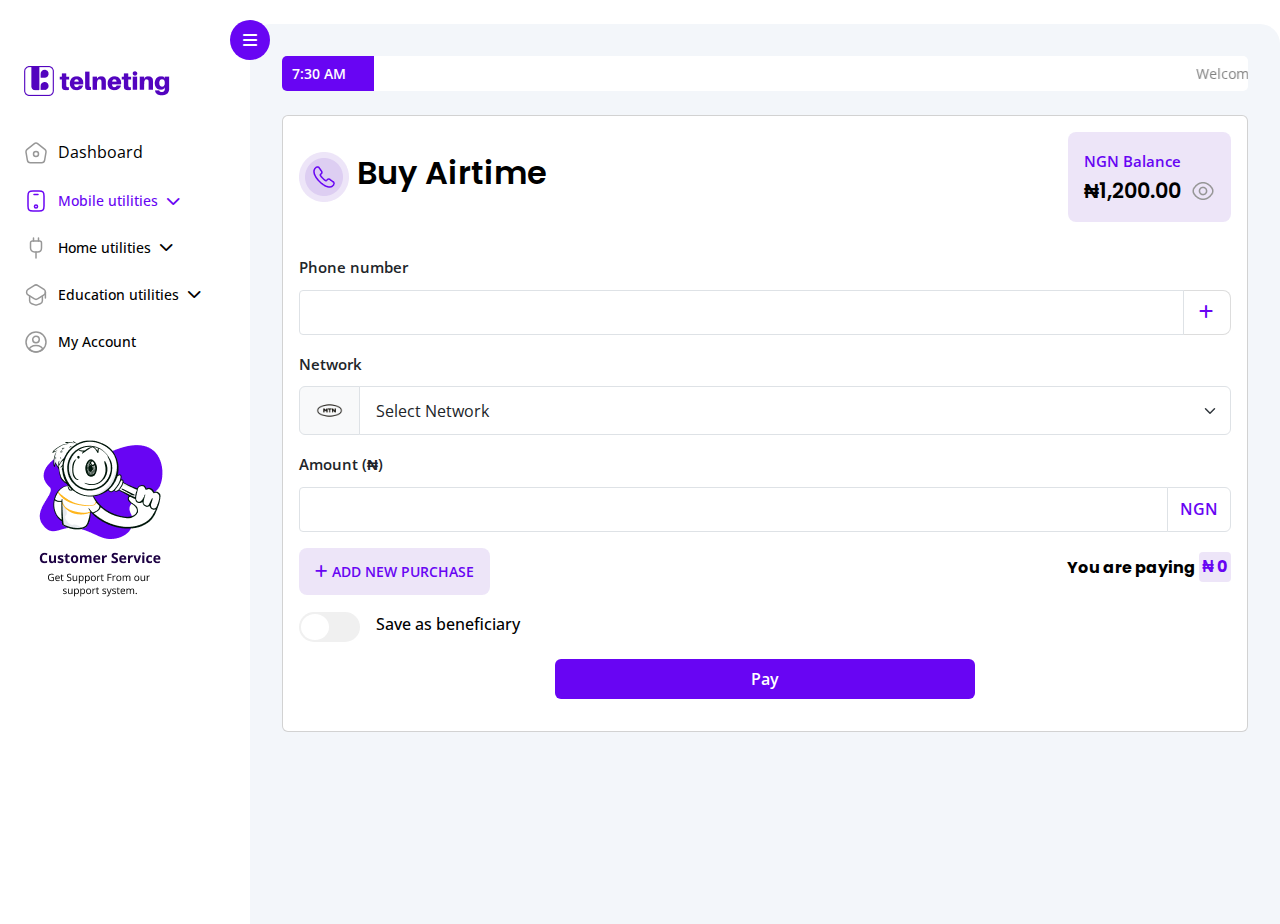
<file: admin/airtime.html>
<!doctype html>
<html lang="en">

<head>
    <title>Telneting || Buy Airtime Dashboard</title>
    <meta charset="utf-8">
    <meta name="viewport" content="width=device-width, initial-scale=1, shrink-to-fit=no">

    <link href="https://fonts.googleapis.com/css?family=Poppins:300,400,500,600,700,800,900" rel="stylesheet">
    <link rel="stylesheet" href="https://cdnjs.cloudflare.com/ajax/libs/font-awesome/6.4.2/css/all.min.css">
    <!-- <link href="https://cdn.jsdelivr.net/npm/bootstrap@5.3.2/dist/css/bootstrap.min.css" rel="stylesheet"> -->
    <link rel="stylesheet" href="css/bootstrap.css">
    <link rel="stylesheet" href="css/style.css">
</head>

<body>
    <div class="wrapper d-flex align-items-stretch">
        <nav id="sidebar">
            <div class="custom-menu">
                <button type="button" id="sidebarCollapse" class="btn btn-primary">
                    <i class="fa fa-bars"></i>
                    <span class="sr-only">Toggle Menu</span>
                </button>
            </div>
            <div class="p-4 pt-5">
                <h1><a href="index.html" class="logo">
                        <img src="images/logo.png" alt="logo">
                    </a></h1>
                <ul class="list-unstyled components mb-5">
                    <li class="nav-item d-flex align-items-center">
                        <object class="icon" data="images/home.svg" type="image/svg+xml" style="fill: grey"></object>
                        <a href="index.html">Dashboard</a>
                    </li>
                    <li class="active nav-item dropdown">
                        <a class="nav-link dropdown-toggle d-flex align-items-center" href="#" id="mobileDropdown"
                            role="button" data-toggle="dropdown" aria-haspopup="true" aria-expanded="false">
                            <object class="icon" data="images/mobile.svg" type="image/svg+xml"></object>
                            Mobile utilities
                            <i class="fas fa-chevron-down ms-2"></i>
                        </a>
                        <div class="dropdown-menu" aria-labelledby="mobileDropdown">
                            <a class="dropdown-item d-flex align-items-center" href="airtime.html">
                                <object class="icon" data="images/call.svg" type="image/svg+xml"></object>
                                Airtime top-up
                            </a>
                            <a class="dropdown-item d-flex align-items-center" href="data.html">
                                <object class="icon" data="images/wifi-square.svg" type="image/svg+xml"></object>
                                Data top-up
                            </a>
                            <a class="dropdown-item d-flex align-items-center" href="recharge.html">
                                <object class="icon" data="images/hashtag.svg" type="image/svg+xml"></object>
                                Recharge PIN
                            </a>
                        </div>
                    </li>
                    <li class="nav-item dropdown">
                        <a class="nav-link dropdown-toggle d-flex align-items-center" href="#" id="homeDropdown"
                            role="button" data-toggle="dropdown" aria-haspopup="true" aria-expanded="false">
                            <object class="icon" data="images/electricity.svg" type="image/svg+xml"></object>
                            Home utilities <i class="fas fa-chevron-down ms-2"></i>
                        </a>
                        <div class="dropdown-menu" aria-labelledby="homeDropdown">
                            <a class="dropdown-item d-flex align-items-center" href="cable.html">
                                <object class="icon" data="images/monitor-mobbile.svg" type="image/svg+xml"></object>
                                Cable TV
                            </a>
                            <a class="dropdown-item d-flex align-items-center" href="electricity.html">
                                <object class="icon" data="images/flash.svg" type="image/svg+xml"></object>
                                Electricity Bills
                            </a>
                        </div>
                    </li>
                    <li class="nav-item dropdown">
                        <a class="nav-link dropdown-toggle d-flex align-items-center" href="#" id="educationDropdown"
                            role="button" data-toggle="dropdown" aria-haspopup="true" aria-expanded="false">
                            <object class="icon" data="images/teacher.svg" type="image/svg+xml"></object>
                            Education utilities <i class="fas fa-chevron-down ms-2"></i>
                        </a>
                        <div class="dropdown-menu" aria-labelledby="educationDropdown">
                            <a class="dropdown-item d-flex align-items-center" href="result.html">
                                <object class="icon" data="images/award.svg" type="image/svg+xml"></object>
                                Result Checker
                            </a>
                        </div>
                    </li>
                    <li class="nav-item">
                        <a class="nav-link d-flex align-items-center" href="account.html">
                            <object class="icon" data="images/profile-circle.svg" type="image/svg+xml"></object>
                            My Account
                        </a>
                    </li>
                </ul>

                <div class="mb-5">
                    <img src="images/customer.png" alt="customer">
                </div>

            </div>
        </nav>

        <!-- Page Content -->
        <div id="content">
            <div class="top-alert">
                <div class="d-flex">
                    <span class="time">7:30 AM</span>
                    <marquee behavior="scroll" direction="left">Welcome Back! ✨ You can now MAKE MORE MONEY using
                        Telneting. Refer a friend
                        now and earn 100 Telcoin. Click on the
                        account icon, go to Refer and Earn , copy your referral link and share it with family and
                        friends.</marquee>
                </div>
            </div>
        
        
            <div class="card mt-4">
                <div class="card-body">
                    <div class="d-flex align-items-center justify-content-between form-card">
                        <div class="d-flex align-items-center form-head">
                            <img src="images/graphic-call.png" alt="call">
                            <h1 class="title ms-2">Buy Airtime</h1>
                        </div>
        
                        <div class="opaque-card d-none d-md-block">
                            <p class="text-primary">NGN Balance</p>
                            <div class="d-flex align-items-center">
                                <h3> &#8358;<span id="balance1">1,200.00</span></h3>
                                <img src="images/eye.png" alt="eye" id="eye-icon1">
                            </div>
                        </div>
                    </div>
        
                    <form action="#" class="airtime main-form">
        
                        <div class="mb-3">
                            <label class="form-label">Phone number</label>
                            <div class="input-group">
                                <input type="number" class="form-control">
                                <button type="button" class="input-group-text primary btn-text" data-bs-toggle="modal"
                                    data-bs-target="#beneficiaries">
                                    <i class="fa-solid fa-plus text-primary"></i>
                                </button>
                            </div>
        
                            <!-- Modal -->
                            <div class="modal fade" id="beneficiaries" tabindex="-1" aria-labelledby="beneficiariesLabel"
                                data-bs-backdrop="static" data-bs-keyboard="false" tabindex="-1"
                                aria-labelledby="staticBackdropLabel" aria-hidden="true">
                                <div class="modal-dialog modal-dialog-centered">
                                    <div class="modal-content">
                                        <div class="modal-header">
                                            <h1 class="modal-title fs-5" id="exampleModalLabel">Beneficiaries</h1>
                                            <button type="button" class="btn-close" data-bs-dismiss="modal"
                                                aria-label="Close"></button>
                                        </div>
                                        <div class="modal-body">
                                            <div class="search-group mb-3">
                                                <i class="fa-solid fa-magnifying-glass"></i>
                                                <input type="text" class="input-control" placeholder="Search beneficiaries">
                                            </div>
        
        
                                            <div class="beneficiaries">
                                                <div class="beneficiary">
                                                    <div class="d-flex flex-column">
                                                        <h6 class="name">Ayomide's MTN</h6>
                                                        <p><span class="number">08123477xx</span> &#183; <span
                                                                class="network">MTN</span></p>
                                                    </div>
                                                </div>
        
                                                <div class="beneficiary">
                                                    <div class="d-flex flex-column">
                                                        <h6 class="name">Tosin's Airtel</h6>
                                                        <p><span class="number">08123477xx</span> &#183; <span
                                                                class="network">Airtel</span></p>
                                                    </div>
                                                </div>
                                            </div>
                                        </div>
                                    </div>
                                </div>
                            </div>
                        </div>
        
                        <div class="mb-3">
                            <label class="form-label">Network</label>
                            <div class="input-group mb-3">
                                <span class="input-group-text network">
                                    <img src="images/mtn.png" alt="mtn" width="35px">
                                </span>
                                <select class="form-select" aria-label="Large select example">
                                    <option selected disabled>Select Network</option>
                                    <option value="1" class="d-flex align-items-center">
                                        <span>MTN</span> (2% off every recharge)
                                    </option>
                                    <option value="2"><span>Airtel</span> (2% off every recharge)</option>
                                    <option value="3"><span>Glo</span> (2% off every recharge)</option>
                                    <option value="4"><span>9mobile</span> (2% off every recharge)</option>
                                </select>
                            </div>
        
                        </div>
        
        
        
                        <div class="mb-3">
                            <label class="form-label">Amount (&#8358;)</label>
                            <div class="input-group">
                                <input type="number" class="form-control">
                                <span class="input-group-text primary">NGN</span>
                            </div>
                            <div class="error-text">
                                Please add a value equal to or greater than 100
                            </div>
        
                            <div class="d-flex align-items-center justify-content-between opaque-btns">
                                <button type="button" class="opaque-btn" id="togglePurchase">
                                    <i class="fa-solid fa-plus"></i>
                                    Add New Purchase
                                </button>
        
                                <div class="d-flex align-items-center btns">
                                    <div class="pay-bottom">
                                        <h5>You are paying <span class="price">&#8358; 0</span></h5>
                                    </div>
                                </div>
                            </div>
                        </div>
        
                        <div class="d-flex align-items-center my-3">
                            <div class="tg-list-item">
                                <input class="tgl tgl-light" id="cb1" type="checkbox" />
                                <label class="tgl-btn" for="cb1"></label>
                            </div>
        
                            <h6 class="text-black ms-3 mt-1">Save as beneficiary</h6>
                        </div>
        
                        <div id="beneficiaryInput" class="hidden">
                            <input type="text" id="beneficiaryName" placeholder="Beneficiary Name"
                                class="form-control mt-2 mb-2 beneficiary" />
                        </div>
        
                        <div class="purchase row">
                            <div class="col-12 col-md-4">
                                <div class="purchase-card">
                                    <div class="d-flex align-items-center justify-content-around">
                                        <div class="d-flex align-items-center">
                                            <img src="images/mtn.png" class="me-3 w-25 network" alt="mtn">
                                            <div class="d-flex flex-column">
                                                <h6>081274378xx</h6>
                                                <p>MTN</p>
                                            </div>
                                        </div>
        
                                        <img src="images/edit.png" alt="edit" class="me-2" data-bs-toggle="modal"
                                            data-bs-target="#edit">
                                        <img src="images/trash.png" alt="trash">
                                    </div>
                                </div>
        
                                <div class="modal fade" id="edit" tabindex="-1" aria-labelledby="editLabel"
                                    data-bs-backdrop="static" data-bs-keyboard="false" tabindex="-1"
                                    aria-labelledby="staticBackdropLabel" aria-hidden="true">
                                    <div class="modal-dialog modal-dialog-centered">
                                        <div class="modal-content">
                                            <div class="modal-header">
                                                <h1 class="modal-title fs-5" id="exampleModalLabel">Edit Transaction
                                                </h1>
                                                <button type="button" class="btn-close" data-bs-dismiss="modal"
                                                    aria-label="Close"></button>
                                            </div>
                                            <div class="modal-body">
                                                <div class="form-group mb-3">
                                                    <label class="form-label">Phone number</label>
                                                    <input type="text" class="form-control" value="0801227821">
                                                </div>
        
                                                <div class="form-group mb-3">
                                                    <label class="form-group">Select network</label>
                                                    <select class="form-select" aria-label="Large select example">
                                                        <option selected disabled>Select Network</option>
                                                        <option value="1" class="d-flex align-items-center">
                                                            <span>MTN</span> (2% off every recharge)
                                                        </option>
                                                        <option value="2"><span>Airtel</span> (2% off every recharge)
                                                        </option>
                                                        <option value="3"><span>Glo</span> (2% off every recharge)
                                                        </option>
                                                        <option value="3"><span>9mobile</span> (2% off every recharge)
                                                        </option>
                                                    </select>
                                                </div>
        
                                                <div class="form-group mb-3">
                                                    <label class="form-label">Airtime</label>
                                                    <input type="text" class="form-control" value="100">
                                                </div>
        
                                                <input type="submit" value="Save" class="btn btn-primary w-75 mx-auto d-block">
                                            </div>
                                        </div>
                                    </div>
                                </div>
                            </div>
                        </div>
        
                        <button type="button" class="btn btn-primary form-btn" data-bs-toggle="modal"
                            data-bs-target="#pay">Pay</button>
        
        
                        <div class="modal fade" id="pay" tabindex="-1" aria-labelledby="payLabel" data-bs-backdrop="static"
                            data-bs-keyboard="false" tabindex="-1" aria-labelledby="staticBackdropLabel" aria-hidden="true">
                            <div class="modal-dialog modal-dialog-centered">
                                <div class="modal-content">
                                    <div class="modal-header">
        
                                        <button type="button" class="btn-close" data-bs-dismiss="modal"
                                            aria-label="Close"></button>
                                    </div>
                                    <div class="modal-body">
                                        <h1 class="modal-title" id="exampleModalLabel">
                                            &#8358;<span>490</span>
                                        </h1>
                                        <h3 class="sub-price">&#8358;500</h3>
        
                                        <div class="d-flex align-items-center justify-content-between">
                                            <div class="d-flex align-items-center">
                                                <img src="images/airtel-small.png" alt="airtel" class="network">
                                                <div>
                                                    <h4>Airtel</h4>
                                                    <p>070364382392</p>
                                                </div>
                                            </div>
        
                                            <div>
                                                <h4 class="price">&#8358;490</h4>
                                                <p class="sub-price small">&#8358;500</p>
                                            </div>
                                        </div>
                                        <hr>
        
                                        <div class="details">
                                            <div class="d-flex justify-content-between">
                                                <p>Product Name</p>
                                                <p>Airtime</p>
                                            </div>
                                            <div class="d-flex justify-content-between">
                                                <p>Total Amount</p>
                                                <p>&#8358;490.00</p>
                                            </div>
                                            <div class="d-flex justify-content-between">
                                                <p>Discount</p>
                                                <p class="text-primary">(Save &#8358;10.00)</p>
                                            </div>
                                            <div class="d-flex justify-content-between">
                                                <p>Earnings (&#8358; 125.00)</p>
                                                <div class="d-flex">
                                                    <p class="me-2">-&#8358;125.00</p>
                                                    <div class="tg-list-item">
                                                        <input class="tgl tgl-light" id="cb2" type="checkbox" />
                                                        <label class="tgl-btn" for="cb2"></label>
                                                    </div>
                                                </div>
                                            </div>
                                        </div>
        
                                        <button type="button" data-bs-target="#confirmPay" data-bs-toggle="modal"
                                            class="btn btn-primary w-75 mx-auto mt-3 d-block">Pay</button>
                                    </div>
        
                                </div>
                            </div>
                        </div>
        
                        <div class="modal fade" id="confirmPay" data-bs-backdrop="static" data-bs-keyboard="false"
                            aria-labelledby="staticBackdropLabel" aria-hidden="true" aria-labelledby="confirmPay" tabindex="-1">
                            <div class="modal-dialog modal-dialog-centered">
                                <div class="modal-content">
                                    <div class="modal-header">
                                        <i class="fa-solid fa-chevron-left" data-bs-target="#pay" data-bs-toggle="modal"></i>
                                        <button type="button" class="btn-close" data-bs-dismiss="modal"
                                            aria-label="Close"></button>
                                    </div>
                                    <div class="modal-body">
                                        <div class="text-center">
                                            <img src="images/lock.png" alt="lock">
                                            <h3 class="title mt-2">Enter your PIN</h3>
                                            <p class="my-3">Please enter your four digit pin to continue.</p>
                                        </div>
        
                                        <div class="number-input w-50">
                                            <input type="text" maxlength="1" id="box1">
                                            <input type="text" maxlength="1" id="box2">
                                            <input type="text" maxlength="1" id="box3">
                                            <input type="text" maxlength="1" id="box4">
                                        </div>
        
                                        <button type="button" data-bs-target="#successModal" data-bs-toggle="modal"
                                            class="btn btn-primary w-75 mx-auto mt-3 d-block">Continue</button>
                                    </div>
                                </div>
                            </div>
                        </div>
        
                        <div class="modal fade" id="successModal" data-bs-backdrop="static" data-bs-keyboard="false"
                            aria-labelledby="staticBackdropLabel" aria-hidden="true" aria-labelledby="successModal"
                            tabindex="-1">
                            <div class="modal-dialog modal-dialog-centered">
                                <div class="modal-content">
                                    <div class="modal-header">
                                        <button type="button" class="btn-close" data-bs-dismiss="modal"
                                            aria-label="Close"></button>
                                    </div>
                                    <div class="modal-body">
                                        <div class="text-center">
                                            <img src="images/icon-success.png" alt="lock">
                                            <h3 class="title">Purchase successful</h3>
                                            <p class="my-3 fw-bold">Successfully purchased ₦500.00 for 07012246023.
                                                <br /> You saved ₦10.00.
                                            </p>
                                        </div>
        
        
                                        <button type="button" data-bs-dismiss="modal" aria-label="Close"
                                            class="btn btn-primary w-75 mx-auto mt-3 d-block">Done</button>
        
                                        <button type="button" class="btn-text text-primary w-75 mx-auto d-block"
                                            data-bs-target="#renewalModal" data-bs-toggle="modal">Setup
                                            auto-renewals</button>
                                    </div>
                                </div>
                            </div>
                        </div>
        
                        <div class="modal fade" id="renewalModal" data-bs-backdrop="static" data-bs-keyboard="false"
                            aria-labelledby="staticBackdropLabel" aria-hidden="true" aria-labelledby="renewalModal"
                            tabindex="-1">
                            <div class="modal-dialog modal-dialog-centered">
                                <div class="modal-content">
                                    <div class="modal-header">
                                        <button type="button" class="btn-close" data-bs-dismiss="modal"
                                            aria-label="Close"></button>
                                    </div>
                                    <div class="modal-body">
                                        <h3 class="title">Setup Auto-renewals</h3>
        
                                        <form action="#">
                                            <div class="form-group mb-3">
                                                <label class="form-group">Renewal frequency</label>
                                                <select class="form-select">
                                                    <option value="1">Select frequency</option>
                                                    <option value="2">Daily</option>
                                                    <option value="3">Weekly</option>
                                                    <option value="3">Monthly</option>
                                                </select>
                                            </div>
        
        
                                            <div class="d-flex justify-content-between">
                                                <div class="input-group check">
                                                    <span class="input-group-btn">
                                                        <button type="button" class="btn btn-default btn-number"
                                                            data-type="minus" data-field="quantity">
                                                            <i class="fa-solid fa-minus"></i>
                                                        </button>
                                                    </span>
                                                    <input type="number" id="quantity" name="quantity"
                                                        class="form-control input-number" value="1">
                                                    <span class="opaque-text d-none d-md-block">days</span>
                                                    <span class="input-group-btn">
                                                        <button type="button" class="btn btn-default btn-number plus"
                                                            data-type="plus" data-field="quantity">
                                                            <i class="fa-solid fa-plus"></i>
                                                        </button>
                                                    </span>
                                                </div>
        
                                                <div>
                                                    <div class="d-flex">
                                                        <p class="me-2">Set custom recurring days</p>
                                                        <div class="tg-list-item">
                                                            <input class="tgl tgl-light" id="cb3" type="checkbox" />
                                                            <label class="tgl-btn" for="cb3"></label>
                                                        </div>
                                                    </div>
                                                </div>
                                            </div>
                                        </form>
        
        
                                        <button type="button" data-bs-target="#saveModal" data-bs-toggle="modal"
                                            class="btn btn-primary w-75 mx-auto mt-4 d-block">Save
                                        </button>
                                    </div>
                                </div>
                            </div>
                        </div>
        
                        <div class="modal fade" id="saveModal" data-bs-backdrop="static" data-bs-keyboard="false"
                            aria-labelledby="staticBackdropLabel" aria-hidden="true" aria-labelledby="saveModal" tabindex="-1">
                            <div class="modal-dialog modal-dialog-centered">
                                <div class="modal-content">
                                    <div class="modal-header">
                                        <button type="button" class="btn-close" data-bs-dismiss="modal"
                                            aria-label="Close"></button>
                                    </div>
                                    <div class="modal-body">
                                        <div class="text-center">
                                            <img src="images/icon-success.png" alt="lock">
                                            <h3 class="title">Successful</h3>
                                            <p class="my-3 fw-bold">Your Airtime subscription autorenewal <br />
                                                is successfully set
                                            </p>
                                        </div>
        
        
                                        <button type="button" data-bs-dismiss="modal" aria-label="Close"
                                            class="btn btn-primary w-75 mx-auto mt-3 d-block">Done</button>
        
                                    </div>
                                </div>
                            </div>
                        </div>
        
                        <div class="modal fade" id="pauseModal" data-bs-backdrop="static" data-bs-keyboard="false"
                            aria-labelledby="staticBackdropLabel" aria-hidden="true" aria-labelledby="pauseModal" tabindex="-1">
                            <div class="modal-dialog modal-dialog-centered">
                                <div class="modal-content">
                                    <div class="modal-header">
                                        <button type="button" class="btn-close" data-bs-dismiss="modal"
                                            aria-label="Close"></button>
                                    </div>
                                    <div class="modal-body">
                                        <div class="text-center">
                                            <h3 class="title">Pause Auto-renewals</h3>
        
                                            <p>Are you sure you want to pause this data auto-renewal?</p>
        
                                            <button type="button" data-bs-target="#pauseSuccessModal" data-bs-toggle="modal"
                                                class="btn btn-primary w-75 mx-auto mt-4 d-block">Yes
                                            </button>
                                            <button type="button" data-bs-dismiss="modal" aria-label="Close"
                                                class="btn btn-text text-danger w-75 mx-auto mt-3 d-block">Close</button>
                                        </div>
                                    </div>
                                </div>
                            </div>
                        </div>
        
                        <div class="modal fade" id="cancelModal" data-bs-backdrop="static" data-bs-keyboard="false"
                            aria-labelledby="staticBackdropLabel" aria-hidden="true" aria-labelledby="cancelModal"
                            tabindex="-1">
                            <div class="modal-dialog modal-dialog-centered">
                                <div class="modal-content">
                                    <div class="modal-header">
                                        <button type="button" class="btn-close" data-bs-dismiss="modal"
                                            aria-label="Close"></button>
                                    </div>
                                    <div class="modal-body">
                                        <div class="text-center">
                                            <h3 class="title">Cancel Auto-renewals</h3>
        
                                            <p>Are you sure you want to cancel this data auto-renewal?</p>
        
                                            <button type="button" data-bs-target="#cancelSuccessModal" data-bs-toggle="modal"
                                                class="btn btn-primary w-75 mx-auto mt-4 d-block">Yes
                                            </button>
                                            <button type="button" data-bs-dismiss="modal" aria-label="Close"
                                                class="btn btn-text text-danger w-75 mx-auto mt-3 d-block">Close</button>
                                        </div>
                                    </div>
                                </div>
                            </div>
                        </div>
        
                        <div class="modal fade" id="pauseSuccessModal" data-bs-backdrop="static" data-bs-keyboard="false"
                            aria-labelledby="staticBackdropLabel" aria-hidden="true" aria-labelledby="pauseSuccessModal"
                            tabindex="-1">
                            <div class="modal-dialog modal-dialog-centered">
                                <div class="modal-content">
                                    <div class="modal-header">
                                        <button type="button" class="btn-close" data-bs-dismiss="modal"
                                            aria-label="Close"></button>
                                    </div>
                                    <div class="modal-body">
                                        <div class="text-center">
                                            <img src="images/icon-success.png" alt="lock">
                                            <h3 class="title">Auto-renewal Pause Successful</h3>
                                        </div>
        
        
                                        <button type="button" data-bs-dismiss="modal" aria-label="Close"
                                            class="btn btn-primary w-75 mx-auto mt-3 d-block">Done</button>
                                    </div>
                                </div>
                            </div>
                        </div>
        
                        <div class="modal fade" id="cancelSuccessModal" data-bs-backdrop="static" data-bs-keyboard="false"
                            aria-labelledby="staticBackdropLabel" aria-hidden="true" aria-labelledby="cancelSuccessModal"
                            tabindex="-1">
                            <div class="modal-dialog modal-dialog-centered">
                                <div class="modal-content">
                                    <div class="modal-header">
                                        <button type="button" class="btn-close" data-bs-dismiss="modal"
                                            aria-label="Close"></button>
                                    </div>
                                    <div class="modal-body">
                                        <div class="text-center">
                                            <img src="images/icon-success.png" alt="lock">
                                            <h3 class="title">Auto-renewal Cancel Successful</h3>
                                        </div>
        
        
                                        <button type="button" data-bs-dismiss="modal" aria-label="Close"
                                            class="btn btn-primary w-75 mx-auto mt-3 d-block">Done</button>
                                    </div>
                                </div>
                            </div>
                        </div>
        
                    </form>
                </div>
            </div>
        
            <!-- <div class="d-block d-md-none mt-4">
                        <div class="transaction-card">
                            <div class="card">
                                <h1 class="title">Recent transactions</h1>
        
                                <div class="transactions">
                                    <div class="d-flex align-items-center justify-content-between my-4">
                                        <div class="d-flex align-items-center">
                                            <img src="images/mtn-small.png" alt="mtn" class="network">
                                            <div>
                                                <h3>Airtime Purchase</h3>
                                                <p>September 26, 2022</p>
                                            </div>
                                        </div>
        
                                        <div class="d-flex flex-column align-items-end">
                                            <h3 class="price">-&#8358;3,000.00</h3>
                                            <div class="status failed">
                                                &#8226; Failed
                                            </div>
                                        </div>
                                    </div>
        
        
                                    <div class="d-flex align-items-center justify-content-between my-4">
                                        <div class="d-flex align-items-center">
                                            <img src="images/airtel-small.png" alt="airtel" class="network">
                                            <div>
                                                <h3>Airtime Purchase</h3>
                                                <p>September 26, 2022</p>
                                            </div>
                                        </div>
                                    
                                        <div class="d-flex flex-column align-items-end">
                                            <h3 class="price">-&#8358;3,000.00</h3>
                                            <div class="status pending">
                                                &#8226; Pending
                                            </div>
                                        </div>
                                    </div>
        
                                    <div class="d-flex align-items-center justify-content-between my-4">
                                        <div class="d-flex align-items-center">
                                            <img src="images/9mobile-small.png" alt="airtel" class="network">
                                            <div>
                                                <h3>Airtime Purchase</h3>
                                                <p>September 26, 2022</p>
                                            </div>
                                        </div>
                                    
                                        <div class="d-flex flex-column align-items-end">
                                            <h3 class="price">-&#8358;3,500.00</h3>
                                            <div class="status success">
                                                &#8226; Success
                                            </div>
                                        </div>
                                    </div>
        
                                    <div class="mt-3">
                                        <button type="button" class="opaque-btn w-100 text-primary">Show More 
                                            <i class="fa-solid fa-chevron-down"></i>
                                        </button>
                                    </div>
                                </div>
                            </div>
                        </div>
        
                        <div class="renewal-card">
                            <div class="card">
                                <h1 class="title">Auto renewals</h1>
        
                                <div class="renewals">
                                    <div class="plan-card d-flex align-items-center justify-content-between">
                                        <div class="d-flex align-items-center justify-content-between">
                                            <div class="d-flex align-items-center">
                                                <div class="network">
                                                    <img src="images/mtn.png" alt="mtn">
                                                </div>
                                    
                                                <div class="d-flex flex-column justify-content-between ms-3">
                                                    <h3>MTN Airtime</h3>
                                                    <p class="text-black">&#8358;500.00 &#8226; Weekly</p>
                                                    <p>Next top-up - Sept 3</p>
                                                </div>
                                            </div>
                                        </div>
                                    
                                        <div class="dropdown">
                                            <button type="button" data-bs-toggle="dropdown" aria-expanded="false">
                                                <i class="fa-solid fa-ellipsis-vertical icon"></i>
                                            </button>
                                            <ul class="dropdown-menu shadow-box">
                                                <li><button class="dropdown-item" type="button" data-bs-target="#renewalModal" data-bs-toggle="modal">
                                                    Edit</button>
                                                </li>
                                                <li><button class="dropdown-item" type="button" data-bs-target="#pauseModal" data-bs-toggle="modal">
                                                        Pause</button>
                                                </li>
                                                <li><button class="dropdown-item" type="button" data-bs-target="#cancelModal" data-bs-toggle="modal">
                                                        Cancel</button>
                                                </li>
                                            </ul>
                                        </div>
                                    </div>
        
        
                                    <div class="plan-card d-flex align-items-center justify-content-between">
                                        <div class="d-flex align-items-center justify-content-between">
                                            <div class="d-flex align-items-center">
                                                <div class="network">
                                                    <img src="images/glo.png" alt="mtn">
                                                </div>
                                    
                                                <div class="d-flex flex-column justify-content-between ms-3">
                                                    <h3>Glo Airtime</h3>
                                                    <p class="text-black">&#8358;500.00 &#8226; Weekly</p>
                                                    <p>Next top-up - Sept 3</p>
                                                </div>
                                            </div>
                                        </div>
                                    
                                        <div class="dropdown">
                                            <button type="button" data-bs-toggle="dropdown" aria-expanded="false">
                                                <i class="fa-solid fa-ellipsis-vertical icon"></i>
                                            </button>
                                            <ul class="dropdown-menu shadow-box">
                                                <li><a class="dropdown-item" href="#">Edit</a></li>
                                                <li><a class="dropdown-item" href="#">Pause</a></li>
                                                <li><a class="dropdown-item" href="#">Cancel</a></li>
                                            </ul>
                                        </div>
                                    </div>
        
        
                                    <div class="plan-card d-flex align-items-center justify-content-between">
                                        <div class="d-flex align-items-center justify-content-between">
                                            <div class="d-flex align-items-center">
                                                <div class="network">
                                                    <img src="images/airtel.png" alt="mtn">
                                                </div>
                                    
                                                <div class="d-flex flex-column justify-content-between ms-3">
                                                    <h3>Airtel Airtime</h3>
                                                    <p class="text-black">&#8358;500.00 &#8226; Weekly</p>
                                                    <p>Next top-up - Sept 3</p>
                                                </div>
                                            </div>
                                        </div>
                                    
                                        <div class="dropdown">
                                            <button type="button" data-bs-toggle="dropdown" aria-expanded="false">
                                                <i class="fa-solid fa-ellipsis-vertical icon"></i>
                                            </button>
                                            <ul class="dropdown-menu shadow-box">
                                                <li><a class="dropdown-item" href="#">Edit</a></li>
                                                <li><a class="dropdown-item" href="#">Pause</a></li>
                                                <li><a class="dropdown-item" href="#">Cancel</a></li>
                                            </ul>
                                        </div>
                                    </div>
                                </div>
                            </div>
                        </div>
                    </div> -->
        </div>

        <div class="right-sidebar d-none d-md-block" id="right-sidebar-content">
            <div class="top">
                <div class="d-flex align-items-center justify-content-around">
                    <img src="images/notification.png" alt="notification">
                    <div class="d-flex align-items-center">
                        <span class="icon">
                            E
                        </span>
                        <div class="dropdown">
                            <button type="button" class="name" data-bs-toggle="dropdown" aria-expanded="false">
                                <span>Emmanuel</span>
                                <i class="fa-solid fa-chevron-down"></i>
                            </button>
                            <ul class="dropdown-menu shadow-box">
                                <li><a class="dropdown-item" href="#">My Account</a></li>
                                <li><a class="dropdown-item" href="#">Contact Us</a></li>
                                <hr class="my-2">
                                <li><a class="dropdown-item" href="#">Log Out</a></li>
                            </ul>
                        </div>
                    </div>
                </div>
            </div>

            <div class="auto-renewals">
                <h1 class="title">Auto-renewals</h1>

                <div class="plans">
                    <div class="plan-card">
                        <div class="d-flex align-items-center justify-content-between">
                            <div class="d-flex align-items-center">
                                <div class="network">
                                    <img src="images/mtn.png" alt="mtn">
                                </div>

                                <div class="d-flex flex-column justify-content-between">
                                    <h2 class="title">MTN Airtime</h2>
                                    <p>&#8358;500.00 &#8226; Weekly</p>
                                </div>
                            </div>


                            <!-- <i class="fa-solid fa-ellipsis-vertical icon"></i> -->
                            <div class="dropdown">
                                <button type="button" data-bs-toggle="dropdown" aria-expanded="false">
                                    <i class="fa-solid fa-ellipsis-vertical icon"></i>
                                </button>
                                <ul class="dropdown-menu shadow-box">
                                    <li><button class="dropdown-item" type="button" data-bs-target="#renewalModal" data-bs-toggle="modal">
                                            Edit</button>
                                    </li>
                                    <li><button class="dropdown-item" type="button" data-bs-target="#pauseModal" data-bs-toggle="modal">
                                            Pause</button>
                                    </li>
                                    <li><button class="dropdown-item" type="button" data-bs-target="#cancelModal" data-bs-toggle="modal">
                                            Cancel</button>
                                    </li>
                                </ul>
                            </div>
                        </div>
                    </div>

                    <div class="plan-card">
                        <div class="d-flex align-items-center justify-content-between">
                            <div class="d-flex align-items-center">
                                <div class="network">
                                    <img src="images/airtel.png" alt="mtn">
                                </div>

                                <div class="d-flex flex-column justify-content-between">
                                    <h2 class="title">Airtel Airtime</h2>
                                    <p>&#8358;500.00 &#8226; Weekly</p>
                                </div>
                            </div>


                            <!-- <i class="fa-solid fa-ellipsis-vertical icon"></i> -->
                            <div class="dropdown">
                                <button type="button" data-bs-toggle="dropdown" aria-expanded="false">
                                    <i class="fa-solid fa-ellipsis-vertical icon"></i>
                                </button>
                                <ul class="dropdown-menu shadow-box">
                                    <li><a class="dropdown-item" href="#">Edit</a></li>
                                    <li><a class="dropdown-item" href="#">Pause</a></li>
                                    <li><a class="dropdown-item" href="#">Cancel</a></li>
                                </ul>
                            </div>
                        </div>
                    </div>

                    <div class="plan-card">
                        <div class="d-flex align-items-center justify-content-between">
                            <div class="d-flex align-items-center">
                                <div class="network">
                                    <img src="images/mtn.png" alt="mtn">
                                </div>

                                <div class="d-flex flex-column justify-content-between">
                                    <h2 class="title">MTN Airtime</h2>
                                    <p>&#8358;500.00 &#8226; Weekly</p>
                                </div>
                            </div>


                            <!-- <i class="fa-solid fa-ellipsis-vertical icon"></i> -->
                            <div class="dropdown">
                                <button type="button" data-bs-toggle="dropdown" aria-expanded="false">
                                    <i class="fa-solid fa-ellipsis-vertical icon"></i>
                                </button>
                                <ul class="dropdown-menu shadow-box">
                                    <li><a class="dropdown-item" href="#">Edit</a></li>
                                    <li><a class="dropdown-item" href="#">Pause</a></li>
                                    <li><a class="dropdown-item" href="#">Cancel</a></li>
                                </ul>
                            </div>
                        </div>
                    </div>

                    <button type="button" data-bs-toggle="modal" data-bs-target="#renewal" class="btn-text text-center w-100 d-inline-block">See all
                        <i class="fa-solid fa-chevron-right"></i>
                    </button>

                    <div class="modal fade" id="renewal" tabindex="-1" aria-labelledby="renewalLabel" data-bs-backdrop="static"
                        data-bs-keyboard="false" tabindex="-1" aria-labelledby="staticBackdropLabel" aria-hidden="true">
                        <div class="modal-dialog modal-dialog-centered">
                            <div class="modal-content">
                                <div class="modal-header">
                                    <h1 class="modal-title" id="exampleModalLabel">
                                        Auto Renewals
                                    </h1>
                                    <button type="button" class="btn-close" data-bs-dismiss="modal" aria-label="Close"></button>
                                </div>
                                <div class="modal-body">
                                    <div class="renewals">
                                        <div class="d-flex align-items-center justify-content-between">
                                            <div class="plan-card">
                                                <div class="d-flex align-items-center justify-content-between">
                                                    <div class="d-flex align-items-center">
                                                        <div class="network">
                                                            <img src="images/mtn.png" alt="mtn">
                                                        </div>
                                    
                                                        <div class="d-flex flex-column justify-content-between ms-3">
                                                            <h2 class="title">MTN Airtime</h2>
                                                            <p class="text-black">&#8358;500.00 &#8226; Weekly</p>
                                                            <p>Next top-up - Sept 3</p>
                                                        </div>
                                                    </div>
                                                </div>
                                            </div>
                                    
                                            <img src="images/pause.png" data-bs-target="#pauseModal" data-bs-toggle="modal" alt="pause">
                                            <img src="images/cancel.png" data-bs-target="#cancelModal" data-bs-toggle="modal" alt="cancel">
                                        </div>
                                    
                                    
                                        <div class="d-flex align-items-center justify-content-between">
                                            <div class="plan-card">
                                                <div class="d-flex align-items-center justify-content-between">
                                                    <div class="d-flex align-items-center">
                                                        <div class="network">
                                                            <img src="images/airtel.png" alt="airtel">
                                                        </div>
                                    
                                                        <div class="d-flex flex-column justify-content-between ms-3">
                                                            <h2 class="title">Airtel Airtime</h2>
                                                            <p class="text-black">&#8358;500.00 &#8226; Weekly</p>
                                                            <p>Next top-up - Sept 3</p>
                                                        </div>
                                                    </div>
                                                </div>
                                            </div>
                                    
                                            <img src="images/pause.png" id="pause-btn" alt="pause">
                                            <img src="images/cancel.png" id="cancel-btn" alt="cancel">
                                        </div>
                                    </div>
                                </div>
                            </div>
                        </div>
                    </div>
                </div>
            </div>


            <div class="recent">
                <h1 class="title">Recent activities</h1>
                <h2 class="subtitle">Today</h2>

                <div class="activities">
                    <div class="activity">
                        <div class="d-flex align-items-center justify-content-between">
                            <div class="d-flex align-items-center">
                                <img src="images/tag.png" alt="tag" style="margin-right: 5px">
                                <div class="d-flex flex-column">
                                    <h2 class="title">MTN Data Recharge</h2>
                                    <p class="text-success">Success</p>
                                </div>
                            </div>
                            <div>
                                <h2 class="price">-&#8358;3,000</h2>
                            </div>
                        </div>
                    </div>

                    <div class="activity">
                        <div class="d-flex align-items-center justify-content-between">
                            <div class="d-flex align-items-center">
                                <img src="images/tag.png" alt="tag" style="margin-right: 5px">
                                <div class="d-flex flex-column">
                                    <h2 class="title">MTN Mobile Top-up</h2>
                                    <p class="text-success">Success</p>
                                </div>
                            </div>
                            <div>
                                <h2 class="price">-&#8358;300</h2>
                            </div>
                        </div>
                    </div>

                    <div class="activity">
                        <div class="d-flex align-items-center justify-content-between">
                            <div class="d-flex align-items-center">
                                <img src="images/tag.png" alt="tag" style="margin-right: 5px">
                                <div class="d-flex flex-column">
                                    <h2 class="title">MTN Mobile Top-up</h2>
                                    <p class="text-success">Success</p>
                                </div>
                            </div>
                            <div>
                                <h2 class="price">-&#8358;300</h2>
                            </div>
                        </div>
                    </div>


                    <a href="#" class="btn-text">See all
                        <i class="fa-solid fa-chevron-right"></i>
                    </a>
                </div>

                <div class="refer-card">
                    <div class="row">
                        <div class="col-8">
                            <h1 class="title">Refer and Earn</h1>
                            <p>Copy link and share with family and friends.</p>
                        </div>
                        <div class="col-4">
                            <img src="images/refer-doodle.png" alt="doodle">
                        </div>
                    </div>
                    <div class="row align-items-center">
                        <div class="col-8">
                            <span class="link" id="copy-link">https:/telneting.com/regist</span>
                        </div>
                        <div class="col-3">
                            <button class="opaque-btn" type="button" id="copy-button">Copy</button>
                        </div>
                    </div>
                </div>
            </div>
        </div>
    </div>

    <script src="js/jquery.min.js"></script>
    <script src="js/popper.js"></script>
    <script src="js/bootstrap.js"></script>
    <!-- <script src="https://cdn.jsdelivr.net/npm/bootstrap@5.3.2/dist/js/bootstrap.bundle.min.js"></script> -->
    <script src="js/main.js"></script>
    <script>
        function changeImage() {
            // Get the select element and the image span
            var select = document.querySelector('.form-select');
            var span = document.querySelector('.input-group-text.network img');

            // Get the selected option
            var selectedOption = select.options[select.selectedIndex];

            // Define a mapping of option values to image URLs
            var imageUrls = {
                '1': 'images/mtn.png',
                '2': 'images/airtel.png',
                '3': 'images/glo.png',
                '4': 'images/9mobile.png'
            };

            // Get the value of the selected option
            var value = selectedOption.value;

            // Change the image in the span element based on the selected option
            if (imageUrls.hasOwnProperty(value)) {
                var imageUrl = imageUrls[value];
                span.src = imageUrl;
            }
        }

        // Add an event listener to the select element to trigger the image change
        var select = document.querySelector('.form-select');
        select.addEventListener('change', changeImage);

        // Initialize the image based on the default selected option
        changeImage();


        // Get the checkbox element and the beneficiary input
        var checkbox = document.getElementById('cb1');
        var beneficiaryInput = document.getElementById('beneficiaryInput');

        // Add an event listener to the checkbox
        checkbox.addEventListener('change', function () {
            if (checkbox.checked) {
                beneficiaryInput.style.display = 'block'; // Show the input
            } else {
                beneficiaryInput.style.display = 'none'; // Hide the input
            }
        });

        const inputBoxes = document.querySelectorAll('.number-input input');

        inputBoxes.forEach((box, index) => {
            box.addEventListener('input', (e) => {
                if (e.target.value.length > 1) {
                    e.target.value = e.target.value.slice(0, 1);
                }

                if (index < inputBoxes.length - 1 && e.target.value !== '') {
                    inputBoxes[index + 1].focus();
                }
            });

            box.addEventListener('keydown', (e) => {
                if (e.key === 'Backspace' && e.target.value === '' && index > 0) {
                    inputBoxes[index - 1].focus();
                }
            });
        });


        // Get references to the button and the purchase div
            const togglePurchase = document.getElementById("togglePurchase");
            const purchaseDiv = document.querySelector(".purchase.row");

            // Add a click event listener to the button
            togglePurchase.addEventListener("click", function () {
                // Toggle the visibility of the purchase div
                if (purchaseDiv.style.display === "none" || purchaseDiv.style.display === "") {
                    purchaseDiv.style.display = "block"; // Show the div
                } else {
                    purchaseDiv.style.display = "none"; // Hide the div
                }
            });

    </script>

    <script>
        $(document).ready(function () {
            // Initially, add the 'inactive' class to the input group
            $('.input-group.check').addClass('inactive');

            // Toggle the 'inactive' class when the checkbox is clicked
            $('#cb3').change(function () {
                if (this.checked) {
                    $('.input-group').removeClass('inactive');
                } else {
                    $('.input-group').addClass('inactive');
                }
            });
        });

    </script>

    <script>
        // Get the input element and plus/minus buttons
        const inputElement = document.getElementById("quantity");
        const minusButton = document.querySelector(".btn-number[data-type='minus']");
        const plusButton = document.querySelector(".btn-number[data-type='plus']");

        // Add click event listeners to the minus and plus buttons
        minusButton.addEventListener("click", function () {
            decreaseValue();
        });

        plusButton.addEventListener("click", function () {
            increaseValue();
        });

        // Function to decrease the value
        function decreaseValue() {
            let currentValue = parseInt(inputElement.value, 10);
            if (!isNaN(currentValue) && currentValue > 1) {
                inputElement.value = currentValue - 1;
            }
        }

        // Function to increase the value
        function increaseValue() {
            let currentValue = parseInt(inputElement.value, 10);
            if (!isNaN(currentValue)) {
                inputElement.value = currentValue + 1;
            }
        }
    </script>


</body>

</html>
</file>
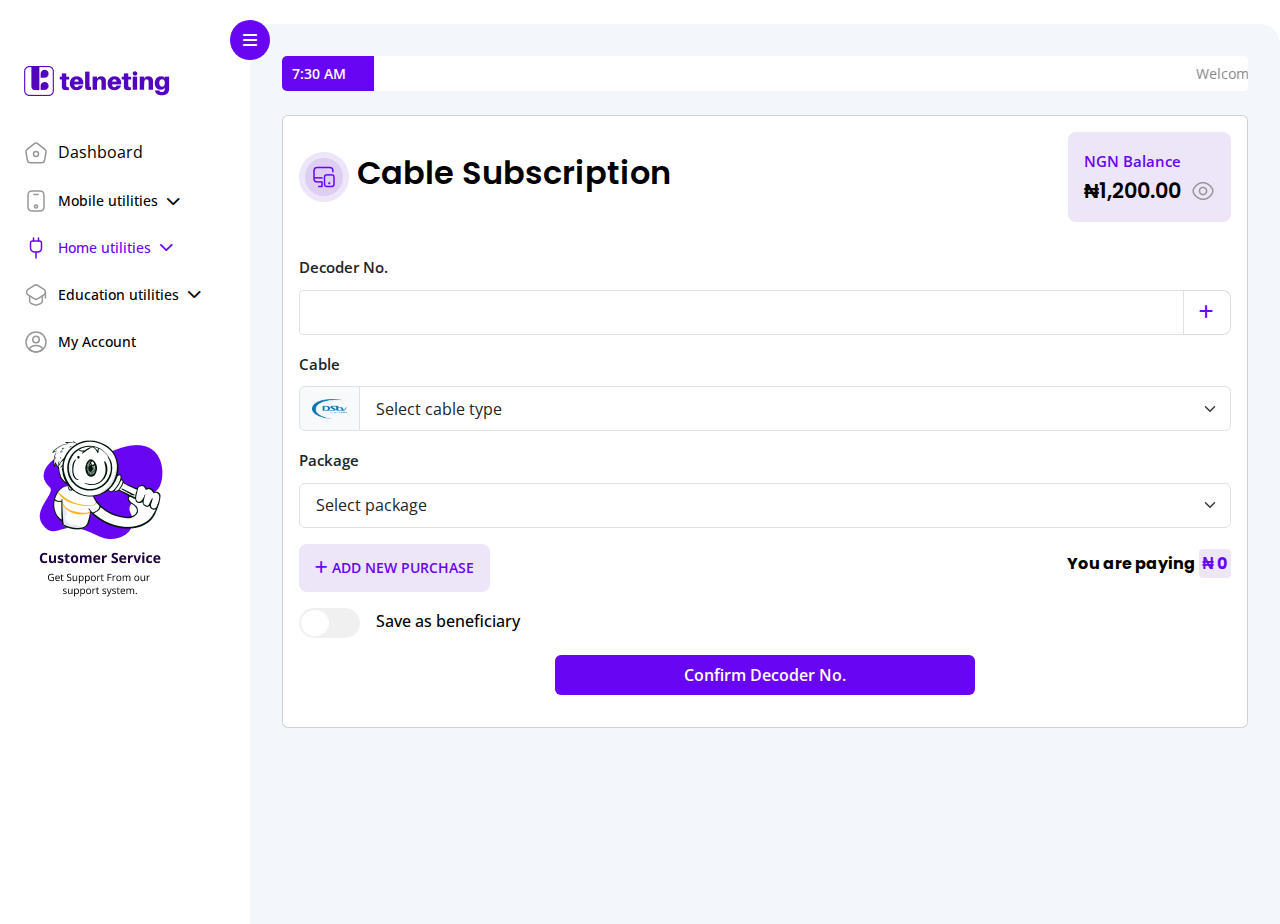
<file: admin/cable.html>
<!doctype html>
<html lang="en">

<head>
    <title>Telneting || Cable Subscription Dashboard</title>
    <meta charset="utf-8">
    <meta name="viewport" content="width=device-width, initial-scale=1, shrink-to-fit=no">

    <link href="https://fonts.googleapis.com/css?family=Poppins:300,400,500,600,700,800,900" rel="stylesheet">
    <link rel="stylesheet" href="https://cdnjs.cloudflare.com/ajax/libs/font-awesome/6.4.2/css/all.min.css">
    <!-- <link href="https://cdn.jsdelivr.net/npm/bootstrap@5.3.2/dist/css/bootstrap.min.css" rel="stylesheet"> -->
    <link rel="stylesheet" href="css/bootstrap.css">
    <link rel="stylesheet" href="css/style.css">
</head>

<body>
    <div class="wrapper d-flex align-items-stretch">
        <nav id="sidebar">
            <div class="custom-menu">
                <button type="button" id="sidebarCollapse" class="btn btn-primary">
                    <i class="fa fa-bars"></i>
                    <span class="sr-only">Toggle Menu</span>
                </button>
            </div>
            <div class="p-4 pt-5">
                <h1><a href="index.html" class="logo">
                        <img src="images/logo.png" alt="logo">
                    </a></h1>
                <ul class="list-unstyled components mb-5">
                    <li class="nav-item d-flex align-items-center">
                        <object class="icon" data="images/home.svg" type="image/svg+xml" style="fill: grey"></object>
                        <a href="index.html">Dashboard</a>
                    </li>
                    <li class="nav-item dropdown">
                        <a class="nav-link dropdown-toggle d-flex align-items-center" href="#" id="mobileDropdown"
                            role="button" data-toggle="dropdown" aria-haspopup="true" aria-expanded="false">
                            <object class="icon" data="images/mobile.svg" type="image/svg+xml"></object>
                            Mobile utilities
                            <i class="fas fa-chevron-down ms-2"></i>
                        </a>
                        <div class="dropdown-menu" aria-labelledby="mobileDropdown">
                            <a class="dropdown-item d-flex align-items-center" href="airtime.html">
                                <object class="icon" data="images/call.svg" type="image/svg+xml"></object>
                                Airtime top-up
                            </a>
                            <a class="dropdown-item d-flex align-items-center" href="data.html">
                                <object class="icon" data="images/wifi-square.svg" type="image/svg+xml"></object>
                                Data top-up
                            </a>
                            <a class="dropdown-item d-flex align-items-center" href="recharge.html">
                                <object class="icon" data="images/hashtag.svg" type="image/svg+xml"></object>
                                Recharge PIN
                            </a>
                        </div>
                    </li>
                    <li class="nav-item active dropdown">
                        <a class="nav-link dropdown-toggle d-flex align-items-center" href="#" id="homeDropdown"
                            role="button" data-toggle="dropdown" aria-haspopup="true" aria-expanded="false">
                            <object class="icon" data="images/electricity.svg" type="image/svg+xml"></object>
                            Home utilities <i class="fas fa-chevron-down ms-2"></i>
                        </a>
                        <div class="dropdown-menu" aria-labelledby="homeDropdown">
                            <a class="dropdown-item d-flex align-items-center" href="cable.html">
                                <object class="icon" data="images/monitor-mobbile.svg" type="image/svg+xml"></object>
                                Cable TV
                            </a>
                            <a class="dropdown-item d-flex align-items-center" href="electricity.html">
                                <object class="icon" data="images/flash.svg" type="image/svg+xml"></object>
                                Electricity Bills
                            </a>
                        </div>
                    </li>
                    <li class="nav-item dropdown">
                        <a class="nav-link dropdown-toggle d-flex align-items-center" href="#" id="educationDropdown"
                            role="button" data-toggle="dropdown" aria-haspopup="true" aria-expanded="false">
                            <object class="icon" data="images/teacher.svg" type="image/svg+xml"></object>
                            Education utilities <i class="fas fa-chevron-down ms-2"></i>
                        </a>
                        <div class="dropdown-menu" aria-labelledby="educationDropdown">
                            <a class="dropdown-item d-flex align-items-center" href="result.html">
                                <object class="icon" data="images/award.svg" type="image/svg+xml"></object>
                                Result Checker
                            </a>
                        </div>
                    </li>
                    <li class="nav-item">
                        <a class="nav-link d-flex align-items-center" href="account.html">
                            <object class="icon" data="images/profile-circle.svg" type="image/svg+xml"></object>
                            My Account
                        </a>
                    </li>
                </ul>

                <div class="mb-5">
                    <img src="images/customer.png" alt="customer">
                </div>

            </div>
        </nav>

        <!-- Page Content -->
        <div id="content">
            <div class="top-alert">
                <div class="d-flex">
                    <span class="time">7:30 AM</span>
                    <marquee behavior="scroll" direction="left">Welcome Back! ✨ You can now MAKE MORE MONEY using
                        Telneting. Refer a friend
                        now and earn 100 Telcoin. Click on the
                        account icon, go to Refer and Earn , copy your referral link and share it with family and
                        friends.</marquee>
                </div>
            </div>
        
        
            <div class="card mt-4">
                <div class="card-body">
                    <div class="d-flex align-items-center justify-content-between form-card">
                        <div class="d-flex align-items-center form-head">
                            <img src="images/cable-graphic.png" alt="call">
                            <h1 class="title ms-2">Cable Subscription</h1>
                        </div>
        
                        <div class="opaque-card d-none d-md-block">
                            <p class="text-primary">NGN Balance</p>
                            <div class="d-flex align-items-center">
                                <h3> &#8358;<span id="balance1">1,200.00</span></h3>
                                <img src="images/eye.png" alt="eye" id="eye-icon1">
                            </div>
                        </div>
                    </div>
        
                    <form action="#" class="airtime main-form">
        
                        <div class="mb-3">
                            <label class="form-label">Decoder No.</label>
                            <div class="input-group">
                                <input type="number" class="form-control">
                                <button type="button" class="input-group-text primary btn-text" data-bs-toggle="modal"
                                    data-bs-target="#beneficiaries">
                                    <i class="fa-solid fa-plus text-primary"></i>
                                </button>
                            </div>
        
                            <!-- Modal -->
                            <div class="modal fade" id="beneficiaries" tabindex="-1" aria-labelledby="beneficiariesLabel"
                                data-bs-backdrop="static" data-bs-keyboard="false" tabindex="-1"
                                aria-labelledby="staticBackdropLabel" aria-hidden="true">
                                <div class="modal-dialog modal-dialog-centered">
                                    <div class="modal-content">
                                        <div class="modal-header">
                                            <h1 class="modal-title fs-5" id="exampleModalLabel">Beneficiaries</h1>
                                            <button type="button" class="btn-close" data-bs-dismiss="modal"
                                                aria-label="Close"></button>
                                        </div>
                                        <div class="modal-body">
                                            <div class="search-group mb-3">
                                                <i class="fa-solid fa-magnifying-glass"></i>
                                                <input type="text" class="input-control" placeholder="Search beneficiaries">
                                            </div>
        
        
                                            <div class="beneficiaries">
                                                <div class="beneficiary">
                                                    <div class="d-flex flex-column">
                                                        <h6 class="name">Bedroom Decoder</h6>
                                                        <p><span class="number">78832893477xx</span> &#183; <span
                                                                class="network">DSTV</span></p>
                                                    </div>
                                                </div>
        
                                                <div class="beneficiary">
                                                    <div class="d-flex flex-column">
                                                        <h6 class="name">Ade's Decoder</h6>
                                                        <p><span class="number">88328123477xx</span> &#183; <span
                                                                class="network">Startimes</span></p>
                                                    </div>
                                                </div>
                                            </div>
                                        </div>
                                    </div>
                                </div>
                            </div>
                        </div>
        
                        <div class="mb-3">
                            <label class="form-label">Cable</label>
                            <div class="input-group mb-3">
                                <span class="input-group-text network">
                                    <img src="images/dstv.png" alt="dstv" width="35px">
                                </span>
                                <select class="form-select" aria-label="Large select example">
                                    <option selected disabled>Select cable type</option>
                                    <option value="1" class="d-flex align-items-center">
                                        DSTV
                                    </option>
                                    <option value="2">GoTV</option>
                                    <option value="3">StarTimes</option>
                                    <option value="4">ShowMax</option>
                                </select>
                            </div>
        
                        </div>
        
        
        
                        <div class="mb-3">
                            <label class="form-label">Package</label>
        
                            <select class="form-select">
                                <option value="1" selected disabled>Select package</option>
                                <option value="2">Package 1</option>
                                <option value="3">Package Premium 232</option>
                                <option value="4">Pro Package 665</option>
                            </select>
        
                            <div class="d-flex align-items-center justify-content-between opaque-btns">
                                <button type="button" class="opaque-btn" id="togglePurchase">
                                    <i class="fa-solid fa-plus"></i>
                                    Add New Purchase
                                </button>
        
                                <div class="d-flex align-items-center btns">
                                    <div class="pay-bottom">
                                        <h5>You are paying <span class="price">&#8358; 0</span></h5>
                                    </div>
                                </div>
                            </div>
                        </div>
        
                        <div class="d-flex align-items-center">
                            <div class="tg-list-item">
                                <input class="tgl tgl-light" id="cb1" type="checkbox" />
                                <label class="tgl-btn" for="cb1"></label>
                            </div>
        
                            <h6 class="text-black ms-3 mt-1">Save as beneficiary</h6>
                        </div>
        
                        <div id="beneficiaryInput" class="hidden">
                            <input type="text" id="beneficiaryName" placeholder="Beneficiary Name"
                                class="form-control mt-2 mb-2 beneficiary" />
                        </div>
        
                        <div class="purchase row">
                            <div class="col-12 col-md-4">
                                <div class="purchase-card">
                                    <div class="d-flex align-items-center justify-content-around">
                                        <div class="d-flex align-items-center">
                                            <img src="images/dstv.png" class="me-3 w-25 network" alt="dstv">
                                            <div class="d-flex flex-column">
                                                <h6>98781274378xx</h6>
                                                <p>DSTV</p>
                                            </div>
                                        </div>
        
                                        <img src="images/edit.png" alt="edit" class="me-2" data-bs-toggle="modal"
                                            data-bs-target="#edit">
                                        <img src="images/trash.png" alt="trash">
                                    </div>
                                </div>
        
                                <div class="modal fade" id="edit" tabindex="-1" aria-labelledby="editLabel"
                                    data-bs-backdrop="static" data-bs-keyboard="false" tabindex="-1"
                                    aria-labelledby="staticBackdropLabel" aria-hidden="true">
                                    <div class="modal-dialog modal-dialog-centered">
                                        <div class="modal-content">
                                            <div class="modal-header">
                                                <h1 class="modal-title fs-5" id="exampleModalLabel">Edit Transaction
                                                </h1>
                                                <button type="button" class="btn-close" data-bs-dismiss="modal"
                                                    aria-label="Close"></button>
                                            </div>
                                            <div class="modal-body">
                                                <div class="form-group mb-3">
                                                    <label class="form-label">Decoder No.</label>
                                                    <input type="text" class="form-control" value="0801227821">
                                                </div>
        
                                                <div class="mb-3">
                                                    <label class="form-label">Cable</label>
                                                    <select class="form-select" aria-label="Large select example">
                                                        <option selected disabled>Select cable type</option>
                                                        <option value="1" class="d-flex align-items-center">
                                                            DSTV
                                                        </option>
                                                        <option value="2">GoTV</option>
                                                        <option value="3">StarTimes</option>
                                                        <option value="4">ShowMax</option>
                                                    </select>
        
                                                </div>
        
                                                <div class="mb-3">
                                                    <label class="form=label">Package</label>
                                                    <select class="form-select mb-3">
                                                        <option value="1" selected disabled>Select Package</option>
                                                        <option value="2">MTN 2.5GB - 2 days - &#8358;500</option>
                                                        <option value="2">MTN 6GB - 7 days - &#8358;1,500</option>
                                                        <option value="2">MTN 15GB - 14 days - &#8358;3,000</option>
                                                    </select>
                                                </div>
        
                                                <input type="submit" value="Save" class="btn btn-primary w-75 mx-auto d-block">
                                            </div>
                                        </div>
                                    </div>
                                </div>
                            </div>
                        </div>
        
        
                        <button type="button" class="btn btn-primary form-btn" data-bs-toggle="modal"
                            data-bs-target="#pay">Confirm Decoder No.</button>
        
        
                        <div class="modal fade" id="pay" tabindex="-1" aria-labelledby="payLabel" data-bs-backdrop="static"
                            data-bs-keyboard="false" tabindex="-1" aria-labelledby="staticBackdropLabel" aria-hidden="true">
                            <div class="modal-dialog modal-dialog-centered">
                                <div class="modal-content">
                                    <div class="modal-header">
        
                                        <button type="button" class="btn-close" data-bs-dismiss="modal"
                                            aria-label="Close"></button>
                                    </div>
                                    <div class="modal-body">
                                        <h1 class="modal-title mb-3" id="exampleModalLabel">
                                            &#8358;<span>2,500</span>
                                        </h1>
        
                                        <div class="d-flex align-items-center justify-content-between">
                                            <div class="d-flex align-items-center">
                                                <img src="images/dstv.png" alt="airtel" class="network">
                                                <div>
                                                    <h4>DSTV</h4>
                                                    <p>889270364382392</p>
                                                </div>
                                            </div>
        
                                            <div>
                                                <h4 class="price">&#8358;2,500</h4>
                                            </div>
                                        </div>
                                        <hr>
        
                                        <div class="details">
                                            <div class="d-flex justify-content-between">
                                                <p>Product Name</p>
                                                <p>Cable TV</p>
                                            </div>
                                            <div class="d-flex justify-content-between">
                                                <p>Total Amount</p>
                                                <p>&#8358;2,500.00</p>
                                            </div>
                                            <div class="d-flex justify-content-between">
                                                <p>Discount</p>
                                                <p class="text-primary">(-)</p>
                                            </div>
                                            <div class="d-flex justify-content-between">
                                                <p>Earnings (&#8358; 125.00)</p>
                                                <div class="d-flex">
                                                    <p class="me-2">-&#8358;125.00</p>
                                                    <div class="tg-list-item">
                                                        <input class="tgl tgl-light" id="cb2" type="checkbox" />
                                                        <label class="tgl-btn" for="cb2"></label>
                                                    </div>
                                                </div>
                                            </div>
                                        </div>
        
                                        <button type="button" data-bs-target="#confirmPay" data-bs-toggle="modal"
                                            class="btn btn-primary w-75 mx-auto mt-3 d-block">Pay</button>
                                    </div>
        
                                </div>
                            </div>
                        </div>
        
                        <div class="modal fade" id="confirmPay" data-bs-backdrop="static" data-bs-keyboard="false"
                            aria-labelledby="staticBackdropLabel" aria-hidden="true" aria-labelledby="confirmPay" tabindex="-1">
                            <div class="modal-dialog modal-dialog-centered">
                                <div class="modal-content">
                                    <div class="modal-header">
                                        <i class="fa-solid fa-chevron-left" data-bs-target="#pay" data-bs-toggle="modal"></i>
                                        <button type="button" class="btn-close" data-bs-dismiss="modal"
                                            aria-label="Close"></button>
                                    </div>
                                    <div class="modal-body">
                                        <div class="text-center">
                                            <img src="images/lock.png" alt="lock">
                                            <h3 class="title mt-2">Enter your PIN</h3>
                                            <p class="my-3">Please enter your four digit pin to continue.</p>
                                        </div>
        
                                        <div class="number-input w-50">
                                            <input type="text" maxlength="1" id="box1">
                                            <input type="text" maxlength="1" id="box2">
                                            <input type="text" maxlength="1" id="box3">
                                            <input type="text" maxlength="1" id="box4">
                                        </div>
        
                                        <button type="button" data-bs-target="#successModal" data-bs-toggle="modal"
                                            class="btn btn-primary w-75 mx-auto mt-3 d-block">Continue</button>
                                    </div>
                                </div>
                            </div>
                        </div>
        
                        <div class="modal fade" id="successModal" data-bs-backdrop="static" data-bs-keyboard="false"
                            aria-labelledby="staticBackdropLabel" aria-hidden="true" aria-labelledby="successModal"
                            tabindex="-1">
                            <div class="modal-dialog modal-dialog-centered">
                                <div class="modal-content">
                                    <div class="modal-header">
                                        <button type="button" class="btn-close" data-bs-dismiss="modal"
                                            aria-label="Close"></button>
                                    </div>
                                    <div class="modal-body">
                                        <div class="text-center">
                                            <img src="images/icon-success.png" alt="lock">
                                            <h3 class="title">Purchase successful</h3>
                                            <p class="my-3 fw-bold">Successfully purchased premium DSTV package
                                                <br /> for ₦2,500.00
                                            </p>
                                        </div>
        
        
                                        <button type="button" data-bs-dismiss="modal" aria-label="Close"
                                            class="btn btn-primary w-75 mx-auto mt-3 d-block">Done</button>
        
                                        <button type="button" class="btn-text text-primary w-75 mx-auto d-block"
                                            data-bs-target="#renewalModal" data-bs-toggle="modal">Setup
                                            auto-renewals</button>
                                    </div>
                                </div>
                            </div>
                        </div>
        
                        <div class="modal fade" id="renewalModal" data-bs-backdrop="static" data-bs-keyboard="false"
                            aria-labelledby="staticBackdropLabel" aria-hidden="true" aria-labelledby="renewalModal"
                            tabindex="-1">
                            <div class="modal-dialog modal-dialog-centered">
                                <div class="modal-content">
                                    <div class="modal-header">
                                        <button type="button" class="btn-close" data-bs-dismiss="modal"
                                            aria-label="Close"></button>
                                    </div>
                                    <div class="modal-body">
                                        <h3 class="title">Setup Auto-renewals</h3>
        
                                        <form action="#">
                                            <div class="form-group mb-3">
                                                <label class="form-group">Renewal frequency</label>
                                                <select class="form-select">
                                                    <option value="1">Select frequency</option>
                                                    <option value="2">Daily</option>
                                                    <option value="3">Weekly</option>
                                                    <option value="3">Monthly</option>
                                                </select>
                                            </div>
        
        
                                            <div class="d-flex justify-content-between">
                                                <div class="input-group check">
                                                    <span class="input-group-btn">
                                                        <button type="button" class="btn btn-default btn-number"
                                                            data-type="minus" data-field="quantity">
                                                            <i class="fa-solid fa-minus"></i>
                                                        </button>
                                                    </span>
                                                    <input type="number" id="quantity" name="quantity"
                                                        class="form-control input-number" value="1">
                                                    <span class="opaque-text d-none d-md-block">days</span>
                                                    <span class="input-group-btn">
                                                        <button type="button" class="btn btn-default btn-number plus"
                                                            data-type="plus" data-field="quantity">
                                                            <i class="fa-solid fa-plus"></i>
                                                        </button>
                                                    </span>
                                                </div>
        
                                                <div>
                                                    <div class="d-flex">
                                                        <p class="me-2">Set custom recurring days</p>
                                                        <div class="tg-list-item">
                                                            <input class="tgl tgl-light" id="cb3" type="checkbox" />
                                                            <label class="tgl-btn" for="cb3"></label>
                                                        </div>
                                                    </div>
                                                </div>
                                            </div>
                                        </form>
        
        
                                        <button type="button" data-bs-target="#saveModal" data-bs-toggle="modal"
                                            class="btn btn-primary w-75 mx-auto mt-4 d-block">Save
                                        </button>
                                    </div>
                                </div>
                            </div>
                        </div>
        
                        <div class="modal fade" id="saveModal" data-bs-backdrop="static" data-bs-keyboard="false"
                            aria-labelledby="staticBackdropLabel" aria-hidden="true" aria-labelledby="saveModal" tabindex="-1">
                            <div class="modal-dialog modal-dialog-centered">
                                <div class="modal-content">
                                    <div class="modal-header">
                                        <button type="button" class="btn-close" data-bs-dismiss="modal"
                                            aria-label="Close"></button>
                                    </div>
                                    <div class="modal-body">
                                        <div class="text-center">
                                            <img src="images/icon-success.png" alt="lock">
                                            <h3 class="title">Successful</h3>
                                            <p class="my-3 fw-bold">Your cable subscription autorenewal <br />
                                                is successfully set
                                            </p>
                                        </div>
        
        
                                        <button type="button" data-bs-dismiss="modal" aria-label="Close"
                                            class="btn btn-primary w-75 mx-auto mt-3 d-block">Done</button>
        
                                    </div>
                                </div>
                            </div>
                        </div>
        
                        <div class="modal fade" id="pauseModal" data-bs-backdrop="static" data-bs-keyboard="false"
                            aria-labelledby="staticBackdropLabel" aria-hidden="true" aria-labelledby="pauseModal" tabindex="-1">
                            <div class="modal-dialog modal-dialog-centered">
                                <div class="modal-content">
                                    <div class="modal-header">
                                        <button type="button" class="btn-close" data-bs-dismiss="modal"
                                            aria-label="Close"></button>
                                    </div>
                                    <div class="modal-body">
                                        <div class="text-center">
                                            <h3 class="title">Pause Auto-renewals</h3>
        
                                            <p>Are you sure you want to pause this cable subscription auto-renewal?</p>
        
                                            <button type="button" data-bs-target="#pauseSuccessModal" data-bs-toggle="modal"
                                                class="btn btn-primary w-75 mx-auto mt-4 d-block">Yes
                                            </button>
                                            <button type="button" data-bs-dismiss="modal" aria-label="Close"
                                                class="btn btn-text text-danger w-75 mx-auto mt-3 d-block">Close</button>
                                        </div>
                                    </div>
                                </div>
                            </div>
                        </div>
        
                        <div class="modal fade" id="cancelModal" data-bs-backdrop="static" data-bs-keyboard="false"
                            aria-labelledby="staticBackdropLabel" aria-hidden="true" aria-labelledby="cancelModal"
                            tabindex="-1">
                            <div class="modal-dialog modal-dialog-centered">
                                <div class="modal-content">
                                    <div class="modal-header">
                                        <button type="button" class="btn-close" data-bs-dismiss="modal"
                                            aria-label="Close"></button>
                                    </div>
                                    <div class="modal-body">
                                        <div class="text-center">
                                            <h3 class="title">Cancel Auto-renewals</h3>
        
                                            <p>Are you sure you want to cancel this cable subscription auto-renewal?</p>
        
                                            <button type="button" data-bs-target="#cancelSuccessModal" data-bs-toggle="modal"
                                                class="btn btn-primary w-75 mx-auto mt-4 d-block">Yes
                                            </button>
                                            <button type="button" data-bs-dismiss="modal" aria-label="Close"
                                                class="btn btn-text text-danger w-75 mx-auto mt-3 d-block">Close</button>
                                        </div>
                                    </div>
                                </div>
                            </div>
                        </div>
        
                        <div class="modal fade" id="pauseSuccessModal" data-bs-backdrop="static" data-bs-keyboard="false"
                            aria-labelledby="staticBackdropLabel" aria-hidden="true" aria-labelledby="pauseSuccessModal"
                            tabindex="-1">
                            <div class="modal-dialog modal-dialog-centered">
                                <div class="modal-content">
                                    <div class="modal-header">
                                        <button type="button" class="btn-close" data-bs-dismiss="modal"
                                            aria-label="Close"></button>
                                    </div>
                                    <div class="modal-body">
                                        <div class="text-center">
                                            <img src="images/icon-success.png" alt="lock">
                                            <h3 class="title">Auto-renewal Pause Successful</h3>
                                        </div>
        
        
                                        <button type="button" data-bs-dismiss="modal" aria-label="Close"
                                            class="btn btn-primary w-75 mx-auto mt-3 d-block">Done</button>
                                    </div>
                                </div>
                            </div>
                        </div>
        
                        <div class="modal fade" id="cancelSuccessModal" data-bs-backdrop="static" data-bs-keyboard="false"
                            aria-labelledby="staticBackdropLabel" aria-hidden="true" aria-labelledby="cancelSuccessModal"
                            tabindex="-1">
                            <div class="modal-dialog modal-dialog-centered">
                                <div class="modal-content">
                                    <div class="modal-header">
                                        <button type="button" class="btn-close" data-bs-dismiss="modal"
                                            aria-label="Close"></button>
                                    </div>
                                    <div class="modal-body">
                                        <div class="text-center">
                                            <img src="images/icon-success.png" alt="lock">
                                            <h3 class="title">Auto-renewal Cancel Successful</h3>
                                        </div>
        
        
                                        <button type="button" data-bs-dismiss="modal" aria-label="Close"
                                            class="btn btn-primary w-75 mx-auto mt-3 d-block">Done</button>
                                    </div>
                                </div>
                            </div>
                        </div>
        
                    </form>
                </div>
            </div>
        
            <!-- <div class="d-block d-md-none mt-4">
                        <div class="transaction-card">
                            <div class="card">
                                <h1 class="title">Recent transactions</h1>
        
                                <div class="transactions">
                                    <div class="d-flex align-items-center justify-content-between my-4">
                                        <div class="d-flex align-items-center">
                                            <img src="images/dstv.png" alt="dstv" class="network">
                                            <div>
                                                <h3>Cable Sub.</h3>
                                                <p>September 26, 2022</p>
                                            </div>
                                        </div>
        
                                        <div class="d-flex flex-column align-items-end">
                                            <h3 class="price">-&#8358;3,000.00</h3>
                                            <div class="status failed">
                                                &#8226; Failed
                                            </div>
                                        </div>
                                    </div>
        
        
                                    <div class="d-flex align-items-center justify-content-between my-4">
                                        <div class="d-flex align-items-center">
                                            <img src="images/gotv.png" alt="gotv" class="network">
                                            <div>
                                                <h3>GoTV Sub</h3>
                                                <p>September 26, 2022</p>
                                            </div>
                                        </div>
        
                                        <div class="d-flex flex-column align-items-end">
                                            <h3 class="price">-&#8358;3,000.00</h3>
                                            <div class="status pending">
                                                &#8226; Pending
                                            </div>
                                        </div>
                                    </div>
        
                                    <div class="d-flex align-items-center justify-content-between my-4">
                                        <div class="d-flex align-items-center">
                                            <img src="images/showmax.png" alt="showmax" class="network">
                                            <div>
                                                <h3>ShowMax Sub.</h3>
                                                <p>September 26, 2022</p>
                                            </div>
                                        </div>
        
                                        <div class="d-flex flex-column align-items-end">
                                            <h3 class="price">-&#8358;3,500.00</h3>
                                            <div class="status success">
                                                &#8226; Success
                                            </div>
                                        </div>
                                    </div>
        
                                    <div class="mt-3">
                                        <button type="button" class="opaque-btn w-100 text-primary">Show More
                                            <i class="fa-solid fa-chevron-down"></i>
                                        </button>
                                    </div>
                                </div>
                            </div>
                        </div>
        
                        <div class="renewal-card">
                            <div class="card">
                                <h1 class="title">Auto renewals</h1>
        
                                <div class="renewals">
                                    <div class="plan-card d-flex align-items-center justify-content-between">
                                        <div class="d-flex align-items-center justify-content-between">
                                            <div class="d-flex align-items-center">
                                                <div class="network">
                                                    <img src="images/dstv.png" alt="dstv">
                                                </div>
        
                                                <div class="d-flex flex-column justify-content-between ms-3">
                                                    <h3>DSTV Sub.</h3>
                                                    <p>&#8358;2,500.00 &#8226; Monthly</p>
                                                    <p>Next top-up - Sept 3</p>
                                                </div>
                                            </div>
                                        </div>
        
                                        <div class="dropdown">
                                            <button type="button" data-bs-toggle="dropdown" aria-expanded="false">
                                                <i class="fa-solid fa-ellipsis-vertical icon"></i>
                                            </button>
                                            <ul class="dropdown-menu shadow-box">
                                                <li><button class="dropdown-item" type="button" data-bs-target="#renewalModal"
                                                        data-bs-toggle="modal">
                                                        Edit</button>
                                                </li>
                                                <li><button class="dropdown-item" type="button" data-bs-target="#pauseModal"
                                                        data-bs-toggle="modal">
                                                        Pause</button>
                                                </li>
                                                <li><button class="dropdown-item" type="button" data-bs-target="#cancelModal"
                                                        data-bs-toggle="modal">
                                                        Cancel</button>
                                                </li>
                                            </ul>
                                        </div>
                                    </div>
        
        
                                    <div class="plan-card d-flex align-items-center justify-content-between">
                                        <div class="d-flex align-items-center justify-content-between">
                                            <div class="d-flex align-items-center">
                                                <div class="network">
                                                    <img src="images/gotv.png" alt="gotv">
                                                </div>
        
                                                <div class="d-flex flex-column justify-content-between ms-3">
                                                    <h3>GoTV Sub.</h3>
                                                    <p>&#8358;2,500.00 &#8226; Monthly</p>
                                                    <p>Next top-up - Sept 3</p>
                                                </div>
                                            </div>
                                        </div>
        
                                        <div class="dropdown">
                                            <button type="button" data-bs-toggle="dropdown" aria-expanded="false">
                                                <i class="fa-solid fa-ellipsis-vertical icon"></i>
                                            </button>
                                            <ul class="dropdown-menu shadow-box">
                                                <li><a class="dropdown-item" href="#">Edit</a></li>
                                                <li><a class="dropdown-item" href="#">Pause</a></li>
                                                <li><a class="dropdown-item" href="#">Cancel</a></li>
                                            </ul>
                                        </div>
                                    </div>
        
        
                                    <div class="plan-card d-flex align-items-center justify-content-between">
                                        <div class="d-flex align-items-center justify-content-between">
                                            <div class="d-flex align-items-center">
                                                <div class="network">
                                                    <img src="images/dstv.png" alt="dstv">
                                                </div>
        
                                                <div class="d-flex flex-column justify-content-between ms-3">
                                                    <h3>DSTV Sub.</h3>
                                                    <p>&#8358;2,500.00 &#8226; Monthly</p>
                                                    <p>Next top-up - Sept 3</p>
                                                </div>
                                            </div>
                                        </div>
        
                                        <div class="dropdown">
                                            <button type="button" data-bs-toggle="dropdown" aria-expanded="false">
                                                <i class="fa-solid fa-ellipsis-vertical icon"></i>
                                            </button>
                                            <ul class="dropdown-menu shadow-box">
                                                <li><a class="dropdown-item" href="#">Edit</a></li>
                                                <li><a class="dropdown-item" href="#">Pause</a></li>
                                                <li><a class="dropdown-item" href="#">Cancel</a></li>
                                            </ul>
                                        </div>
                                    </div>
                                </div>
                            </div>
                        </div>
                    </div> -->
        </div>

        <div class="right-sidebar d-none d-md-block" id="right-sidebar-content">
            <div class="top">
                <div class="d-flex align-items-center justify-content-around">
                    <img src="images/notification.png" alt="notification">
                    <div class="d-flex align-items-center">
                        <span class="icon">
                            E
                        </span>
                        <div class="dropdown">
                            <button type="button" class="name" data-bs-toggle="dropdown" aria-expanded="false">
                                <span>Emmanuel</span>
                                <i class="fa-solid fa-chevron-down"></i>
                            </button>
                            <ul class="dropdown-menu shadow-box">
                                <li><a class="dropdown-item" href="#">My Account</a></li>
                                <li><a class="dropdown-item" href="#">Contact Us</a></li>
                                <hr class="my-2">
                                <li><a class="dropdown-item" href="#">Log Out</a></li>
                            </ul>
                        </div>
                    </div>
                </div>
            </div>

            <div class="auto-renewals">
                <h1 class="title">Auto-renewals</h1>

                <div class="plans">
                    <div class="plan-card">
                        <div class="d-flex align-items-center justify-content-between">
                            <div class="d-flex align-items-center">
                                <div class="network">
                                    <img src="images/dstv.png" alt="dstv">
                                </div>

                                <div class="d-flex flex-column justify-content-between">
                                    <h2 class="title">DSTV Subscription</h2>
                                    <p>&#8358;2,500.00 &#8226; Monthly</p>
                                </div>
                            </div>


                            <!-- <i class="fa-solid fa-ellipsis-vertical icon"></i> -->
                            <div class="dropdown">
                                <button type="button" data-bs-toggle="dropdown" aria-expanded="false">
                                    <i class="fa-solid fa-ellipsis-vertical icon"></i>
                                </button>
                                <ul class="dropdown-menu shadow-box">
                                    <li><button class="dropdown-item" type="button" data-bs-target="#renewalModal"
                                            data-bs-toggle="modal">
                                            Edit</button>
                                    </li>
                                    <li><button class="dropdown-item" type="button" data-bs-target="#pauseModal"
                                            data-bs-toggle="modal">
                                            Pause</button>
                                    </li>
                                    <li><button class="dropdown-item" type="button" data-bs-target="#cancelModal"
                                            data-bs-toggle="modal">
                                            Cancel</button>
                                    </li>
                                </ul>
                            </div>
                        </div>
                    </div>

                    <div class="plan-card">
                        <div class="d-flex align-items-center justify-content-between">
                            <div class="d-flex align-items-center">
                                <div class="network">
                                    <img src="images/dstv.png" alt="dstv">
                                </div>

                                <div class="d-flex flex-column justify-content-between">
                                    <h2 class="title">DSTV Subscription</h2>
                                    <p>&#8358;2,500.00 &#8226; Monthly</p>
                                </div>
                            </div>


                            <!-- <i class="fa-solid fa-ellipsis-vertical icon"></i> -->
                            <div class="dropdown">
                                <button type="button" data-bs-toggle="dropdown" aria-expanded="false">
                                    <i class="fa-solid fa-ellipsis-vertical icon"></i>
                                </button>
                                <ul class="dropdown-menu shadow-box">
                                    <li><a class="dropdown-item" href="#">Edit</a></li>
                                    <li><a class="dropdown-item" href="#">Pause</a></li>
                                    <li><a class="dropdown-item" href="#">Cancel</a></li>
                                </ul>
                            </div>
                        </div>
                    </div>

                    <div class="plan-card">
                        <div class="d-flex align-items-center justify-content-between">
                            <div class="d-flex align-items-center">
                                <div class="network">
                                    <img src="images/gotv.png" alt="gotv">
                                </div>

                                <div class="d-flex flex-column justify-content-between">
                                    <h2 class="title">GoTV Subscription</h2>
                                    <p>&#8358;2,500.00 &#8226; Monthly</p>
                                </div>
                            </div>


                            <!-- <i class="fa-solid fa-ellipsis-vertical icon"></i> -->
                            <div class="dropdown">
                                <button type="button" data-bs-toggle="dropdown" aria-expanded="false">
                                    <i class="fa-solid fa-ellipsis-vertical icon"></i>
                                </button>
                                <ul class="dropdown-menu shadow-box">
                                    <li><a class="dropdown-item" href="#">Edit</a></li>
                                    <li><a class="dropdown-item" href="#">Pause</a></li>
                                    <li><a class="dropdown-item" href="#">Cancel</a></li>
                                </ul>
                            </div>
                        </div>
                    </div>

                    <button type="button" data-bs-toggle="modal" data-bs-target="#renewal"
                        class="btn-text text-center w-100 d-inline-block">See all
                        <i class="fa-solid fa-chevron-right"></i>
                    </button>
                    
                    <div class="modal fade" id="renewal" tabindex="-1" aria-labelledby="renewalLabel" data-bs-backdrop="static"
                        data-bs-keyboard="false" tabindex="-1" aria-labelledby="staticBackdropLabel" aria-hidden="true">
                        <div class="modal-dialog modal-dialog-centered">
                            <div class="modal-content">
                                <div class="modal-header">
                                    <h1 class="modal-title" id="exampleModalLabel">
                                        Auto Renewals
                                    </h1>
                                    <button type="button" class="btn-close" data-bs-dismiss="modal" aria-label="Close"></button>
                                </div>
                                <div class="modal-body">
                                    <div class="renewals">
                                        <div class="d-flex align-items-center justify-content-between">
                                            <div class="plan-card">
                                                <div class="d-flex align-items-center justify-content-between">
                                                    <div class="d-flex align-items-center">
                                                        <div class="network">
                                                            <img src="images/dstv.png" alt="dstv">
                                                        </div>
                    
                                                        <div class="d-flex flex-column justify-content-between ms-3">
                                                            <h2 class="title">DSTV Subscription</h2>
                                                            <p class="text-black">&#8358;2,500.00 &#8226; Monthly</p>
                                                            <p>Next top-up - Sept 3</p>
                                                        </div>
                                                    </div>
                                                </div>
                                            </div>
                    
                                            <img src="images/pause.png" data-bs-target="#pauseModal" data-bs-toggle="modal" alt="pause">
                                            <img src="images/cancel.png" data-bs-target="#cancelModal" data-bs-toggle="modal" alt="cancel">
                                        </div>
                    
                    
                                        <div class="d-flex align-items-center justify-content-between">
                                            <div class="plan-card">
                                                <div class="d-flex align-items-center justify-content-between">
                                                    <div class="d-flex align-items-center">
                                                        <div class="network">
                                                            <img src="images/gotv.png" alt="gotv">
                                                        </div>
                    
                                                        <div class="d-flex flex-column justify-content-between ms-3">
                                                            <h2 class="title">GoTV Subscription</h2>
                                                            <p class="text-black">&#8358;3,500.00 &#8226; Monthly</p>
                                                            <p>Next top-up - Sept 3</p>
                                                        </div>
                                                    </div>
                                                </div>
                                            </div>
                    
                                            <img src="images/pause.png" id="pause-btn" alt="pause">
                                            <img src="images/cancel.png" id="cancel-btn" alt="cancel">
                                        </div>
                                    </div>
                                </div>
                            </div>
                        </div>
                    </div>
                </div>
            </div>


            <div class="recent">
                <h1 class="title">Recent activities</h1>
                <h2 class="subtitle">Today</h2>

                <div class="activities">
                    <div class="activity">
                        <div class="d-flex align-items-center justify-content-between">
                            <div class="d-flex align-items-center">
                                <img src="images/tag.png" alt="tag" style="margin-right: 5px">
                                <div class="d-flex flex-column">
                                    <h2 class="title">MTN Data Recharge</h2>
                                    <p class="text-success">Success</p>
                                </div>
                            </div>
                            <div>
                                <h2 class="price">-&#8358;3,000</h2>
                            </div>
                        </div>
                    </div>

                    <div class="activity">
                        <div class="d-flex align-items-center justify-content-between">
                            <div class="d-flex align-items-center">
                                <img src="images/tag.png" alt="tag" style="margin-right: 5px">
                                <div class="d-flex flex-column">
                                    <h2 class="title">MTN Mobile Top-up</h2>
                                    <p class="text-success">Success</p>
                                </div>
                            </div>
                            <div>
                                <h2 class="price">-&#8358;300</h2>
                            </div>
                        </div>
                    </div>

                    <div class="activity">
                        <div class="d-flex align-items-center justify-content-between">
                            <div class="d-flex align-items-center">
                                <img src="images/tag.png" alt="tag" style="margin-right: 5px">
                                <div class="d-flex flex-column">
                                    <h2 class="title">MTN Mobile Top-up</h2>
                                    <p class="text-success">Success</p>
                                </div>
                            </div>
                            <div>
                                <h2 class="price">-&#8358;300</h2>
                            </div>
                        </div>
                    </div>


                    <a href="#" class="btn-text">See all
                        <i class="fa-solid fa-chevron-right"></i>
                    </a>
                </div>

                <div class="refer-card">
                    <div class="row">
                        <div class="col-8">
                            <h1 class="title">Refer and Earn</h1>
                            <p>Copy link and share with family and friends.</p>
                        </div>
                        <div class="col-4">
                            <img src="images/refer-doodle.png" alt="doodle">
                        </div>
                    </div>
                    <div class="row align-items-center">
                        <div class="col-8">
                            <span class="link" id="copy-link">https:/telneting.com/regist</span>
                        </div>
                        <div class="col-3">
                            <button class="opaque-btn" type="button" id="copy-button">Copy</button>
                        </div>
                    </div>
                </div>
            </div>
        </div>
    </div>


    <script src="js/jquery.min.js"></script>
    <script src="js/popper.js"></script>
    <script src="js/bootstrap.js"></script>
    <!-- <script src="https://cdn.jsdelivr.net/npm/bootstrap@5.3.2/dist/js/bootstrap.bundle.min.js"></script> -->
    <script src="js/main.js"></script>
    <script>
        function changeImage() {
            // Get the select element and the image span
            var select = document.querySelector('.form-select');
            var span = document.querySelector('.input-group-text.network img');

            // Get the selected option
            var selectedOption = select.options[select.selectedIndex];

            // Define a mapping of option values to image URLs
            var imageUrls = {
                '1': 'images/dstv.png',
                '2': 'images/gotv.png',
                '3': 'images/startimes.png',
                '4': 'images/showmax.png'
            };

            // Get the value of the selected option
            var value = selectedOption.value;

            // Change the image in the span element based on the selected option
            if (imageUrls.hasOwnProperty(value)) {
                var imageUrl = imageUrls[value];
                span.src = imageUrl;
            }
        }

        // Add an event listener to the select element to trigger the image change
        var select = document.querySelector('.form-select');
        select.addEventListener('change', changeImage);

        // Initialize the image based on the default selected option
        changeImage();


        // Get the checkbox element and the beneficiary input
        var checkbox = document.getElementById('cb1');
        var beneficiaryInput = document.getElementById('beneficiaryInput');

        // Add an event listener to the checkbox
        checkbox.addEventListener('change', function () {
            if (checkbox.checked) {
                beneficiaryInput.style.display = 'block'; // Show the input
            } else {
                beneficiaryInput.style.display = 'none'; // Hide the input
            }
        });

        const inputBoxes = document.querySelectorAll('.number-input input');

        inputBoxes.forEach((box, index) => {
            box.addEventListener('input', (e) => {
                if (e.target.value.length > 1) {
                    e.target.value = e.target.value.slice(0, 1);
                }

                if (index < inputBoxes.length - 1 && e.target.value !== '') {
                    inputBoxes[index + 1].focus();
                }
            });

            box.addEventListener('keydown', (e) => {
                if (e.key === 'Backspace' && e.target.value === '' && index > 0) {
                    inputBoxes[index - 1].focus();
                }
            });
        });


        // Get references to the button and the purchase div
            const togglePurchase = document.getElementById("togglePurchase");
            const purchaseDiv = document.querySelector(".purchase.row");

            // Add a click event listener to the button
            togglePurchase.addEventListener("click", function () {
                // Toggle the visibility of the purchase div
                if (purchaseDiv.style.display === "none" || purchaseDiv.style.display === "") {
                    purchaseDiv.style.display = "block"; // Show the div
                } else {
                    purchaseDiv.style.display = "none"; // Hide the div
                }
            });
    </script>

    <script>
        $(document).ready(function () {
            // Initially, add the 'inactive' class to the input group
            $('.input-group.check').addClass('inactive');

            // Toggle the 'inactive' class when the checkbox is clicked
            $('#cb3').change(function () {
                if (this.checked) {
                    $('.input-group').removeClass('inactive');
                } else {
                    $('.input-group').addClass('inactive');
                }
            });
        });

    </script>

    <script>
        // Get the input element and plus/minus buttons
        const inputElement = document.getElementById("quantity");
        const minusButton = document.querySelector(".btn-number[data-type='minus']");
        const plusButton = document.querySelector(".btn-number[data-type='plus']");

        // Add click event listeners to the minus and plus buttons
        minusButton.addEventListener("click", function () {
            decreaseValue();
        });

        plusButton.addEventListener("click", function () {
            increaseValue();
        });

        // Function to decrease the value
        function decreaseValue() {
            let currentValue = parseInt(inputElement.value, 10);
            if (!isNaN(currentValue) && currentValue > 1) {
                inputElement.value = currentValue - 1;
            }
        }

        // Function to increase the value
        function increaseValue() {
            let currentValue = parseInt(inputElement.value, 10);
            if (!isNaN(currentValue)) {
                inputElement.value = currentValue + 1;
            }
        }
    </script>


</body>

</html>
</file>
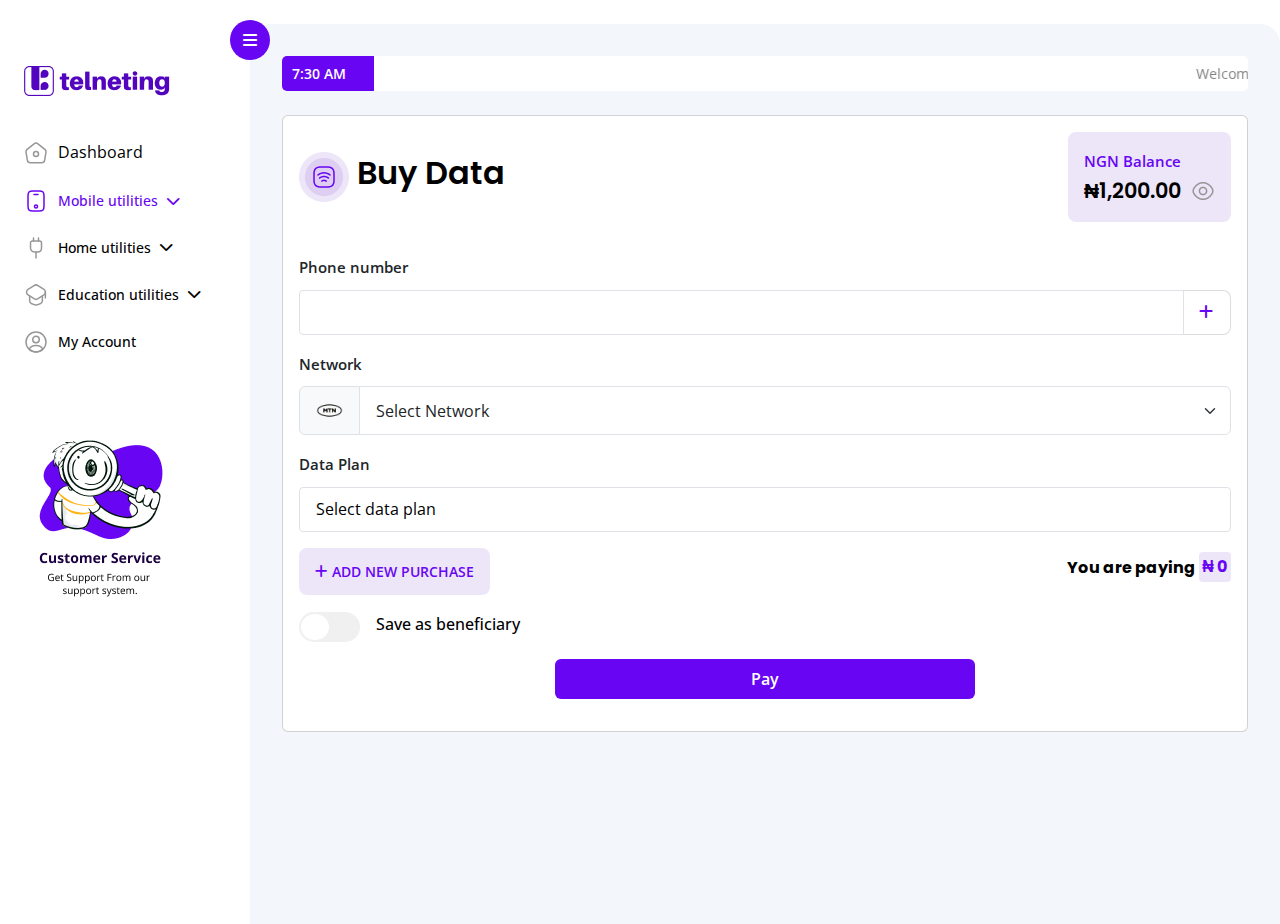
<file: admin/data.html>
<!doctype html>
<html lang="en">

<head>
    <title>Telneting || Buy Data Dashboard</title>
    <meta charset="utf-8">
    <meta name="viewport" content="width=device-width, initial-scale=1, shrink-to-fit=no">

    <link href="https://fonts.googleapis.com/css?family=Poppins:300,400,500,600,700,800,900" rel="stylesheet">
    <link rel="stylesheet" href="https://cdnjs.cloudflare.com/ajax/libs/font-awesome/6.4.2/css/all.min.css">
    <!-- <link href="https://cdn.jsdelivr.net/npm/bootstrap@5.3.2/dist/css/bootstrap.min.css" rel="stylesheet"> -->
    <link rel="stylesheet" href="css/bootstrap.css">
    <link rel="stylesheet" href="css/style.css">
</head>

<body>
    <div class="wrapper d-flex align-items-stretch">
        <nav id="sidebar">
            <div class="custom-menu">
                <button type="button" id="sidebarCollapse" class="btn btn-primary">
                    <i class="fa fa-bars"></i>
                    <span class="sr-only">Toggle Menu</span>
                </button>
            </div>
            <div class="p-4 pt-5">
                <h1><a href="index.html" class="logo">
                        <img src="images/logo.png" alt="logo">
                    </a></h1>
                <ul class="list-unstyled components mb-5">
                    <li class="nav-item d-flex align-items-center">
                        <object class="icon" data="images/home.svg" type="image/svg+xml" style="fill: grey"></object>
                        <a href="index.html">Dashboard</a>
                    </li>
                    <li class="active nav-item dropdown">
                        <a class="nav-link dropdown-toggle d-flex align-items-center" href="#" id="mobileDropdown"
                            role="button" data-toggle="dropdown" aria-haspopup="true" aria-expanded="false">
                            <object class="icon" data="images/mobile.svg" type="image/svg+xml"></object>
                            Mobile utilities
                            <i class="fas fa-chevron-down ms-2"></i>
                        </a>
                        <div class="dropdown-menu" aria-labelledby="mobileDropdown">
                            <a class="dropdown-item d-flex align-items-center" href="airtime.html">
                                <object class="icon" data="images/call.svg" type="image/svg+xml"></object>
                                Airtime top-up
                            </a>
                            <a class="dropdown-item d-flex align-items-center" href="data.html">
                                <object class="icon" data="images/wifi-square.svg" type="image/svg+xml"></object>
                                Data top-up
                            </a>
                            <a class="dropdown-item d-flex align-items-center" href="recharge.html">
                                <object class="icon" data="images/hashtag.svg" type="image/svg+xml"></object>
                                Recharge PIN
                            </a>
                        </div>
                    </li>
                    <li class="nav-item dropdown">
                        <a class="nav-link dropdown-toggle d-flex align-items-center" href="#" id="homeDropdown"
                            role="button" data-toggle="dropdown" aria-haspopup="true" aria-expanded="false">
                            <object class="icon" data="images/electricity.svg" type="image/svg+xml"></object>
                            Home utilities <i class="fas fa-chevron-down ms-2"></i>
                        </a>
                        <div class="dropdown-menu" aria-labelledby="homeDropdown">
                            <a class="dropdown-item d-flex align-items-center" href="cable.html">
                                <object class="icon" data="images/monitor-mobbile.svg" type="image/svg+xml"></object>
                                Cable TV
                            </a>
                            <a class="dropdown-item d-flex align-items-center" href="electricity.html">
                                <object class="icon" data="images/flash.svg" type="image/svg+xml"></object>
                                Electricity Bills
                            </a>
                        </div>
                    </li>
                    <li class="nav-item dropdown">
                        <a class="nav-link dropdown-toggle d-flex align-items-center" href="#" id="educationDropdown"
                            role="button" data-toggle="dropdown" aria-haspopup="true" aria-expanded="false">
                            <object class="icon" data="images/teacher.svg" type="image/svg+xml"></object>
                            Education utilities <i class="fas fa-chevron-down ms-2"></i>
                        </a>
                        <div class="dropdown-menu" aria-labelledby="educationDropdown">
                            <a class="dropdown-item d-flex align-items-center" href="result.html">
                                <object class="icon" data="images/award.svg" type="image/svg+xml"></object>
                                Result Checker
                            </a>
                        </div>
                    </li>
                    <li class="nav-item">
                        <a class="nav-link d-flex align-items-center" href="account.html">
                            <object class="icon" data="images/profile-circle.svg" type="image/svg+xml"></object>
                            My Account
                        </a>
                    </li>
                </ul>

                <div class="mb-5">
                    <img src="images/customer.png" alt="customer">
                </div>

            </div>
        </nav>

        <!-- Page Content -->
        <div id="content">
            <div class="top-alert">
                <div class="d-flex">
                    <span class="time">7:30 AM</span>
                    <marquee behavior="scroll" direction="left">Welcome Back! ✨ You can now MAKE MORE MONEY using
                        Telneting. Refer a friend
                        now and earn 100 Telcoin. Click on the
                        account icon, go to Refer and Earn , copy your referral link and share it with family and
                        friends.</marquee>
                </div>
            </div>
        
        
            <div class="card mt-4">
                <div class="card-body">
                    <div class="d-flex align-items-center justify-content-between form-card">
                        <div class="d-flex align-items-center form-head">
                            <img src="images/data-graphic.png" alt="call">
                            <h1 class="title ms-2">Buy Data</h1>
                        </div>
        
                        <div class="opaque-card d-none d-md-block">
                            <p class="text-primary">NGN Balance</p>
                            <div class="d-flex align-items-center">
                                <h3> &#8358;<span id="balance1">1,200.00</span></h3>
                                <img src="images/eye.png" alt="eye" id="eye-icon1">
                            </div>
                        </div>
                    </div>
        
                    <form action="#" class="airtime main-form">
        
                        <div class="mb-3">
                            <label class="form-label">Phone number</label>
                            <div class="input-group">
                                <input type="number" class="form-control">
                                <button type="button" class="input-group-text primary btn-text" data-bs-toggle="modal"
                                    data-bs-target="#beneficiaries">
                                    <i class="fa-solid fa-plus text-primary"></i>
                                </button>
                            </div>
        
                            <!-- Modal -->
                            <div class="modal fade" id="beneficiaries" tabindex="-1" aria-labelledby="beneficiariesLabel"
                                data-bs-backdrop="static" data-bs-keyboard="false" tabindex="-1"
                                aria-labelledby="staticBackdropLabel" aria-hidden="true">
                                <div class="modal-dialog modal-dialog-centered">
                                    <div class="modal-content">
                                        <div class="modal-header">
                                            <h1 class="modal-title fs-5" id="exampleModalLabel">Beneficiaries</h1>
                                            <button type="button" class="btn-close" data-bs-dismiss="modal"
                                                aria-label="Close"></button>
                                        </div>
                                        <div class="modal-body">
                                            <div class="search-group mb-3">
                                                <i class="fa-solid fa-magnifying-glass"></i>
                                                <input type="text" class="input-control" placeholder="Search beneficiaries">
                                            </div>
        
        
                                            <div class="beneficiaries">
                                                <div class="beneficiary">
                                                    <div class="d-flex flex-column">
                                                        <h6 class="name">Ayomide's MTN</h6>
                                                        <p><span class="number">08123477xx</span> &#183; <span
                                                                class="network">MTN</span></p>
                                                    </div>
                                                </div>
        
                                                <div class="beneficiary">
                                                    <div class="d-flex flex-column">
                                                        <h6 class="name">Tosin's Airtel</h6>
                                                        <p><span class="number">08123477xx</span> &#183; <span
                                                                class="network">Airtel</span></p>
                                                    </div>
                                                </div>
                                            </div>
                                        </div>
                                    </div>
                                </div>
                            </div>
                        </div>
        
                        <div class="mb-3">
                            <label class="form-label">Network</label>
                            <div class="input-group mb-3">
                                <span class="input-group-text network">
                                    <img src="images/mtn.png" alt="mtn" width="35px">
                                </span>
                                <select class="form-select" aria-label="Large select example">
                                    <option selected disabled>Select Network</option>
                                    <option value="1" class="d-flex align-items-center">
                                        <span>MTN</span> (2% off every recharge)
                                    </option>
                                    <option value="2"><span>Airtel</span> (2% off every recharge)</option>
                                    <option value="3"><span>Glo</span> (2% off every recharge)</option>
                                    <option value="4"><span>9mobile</span> (2% off every recharge)</option>
                                </select>
                            </div>
        
                        </div>
        
        
        
                        <div class="mb-3">
                            <label class="form-label">Data Plan </label>
        
                            <!-- <div class="options d-flex flex-wrap align-items-center mb-2">
                                        <h3 class="data option active opaque-btn">all</h3>
                                        <h3 class="data option opaque-btn">sme</h3>
                                        <h3 class="data option opaque-btn">hynetflex</h3>
                                        <h3 class="data option opaque-btn">corporate gifting</h3>
                                    </div> -->
        
                            <select class="form-control">
                                <option value="1" selected disabled>Select data plan</option>
                                <option value="2">MTN 2.5GB - 2 days - &#8358;500</option>
                                <option value="2">MTN 6GB - 7 days - &#8358;1,500</option>
                                <option value="2">MTN 15GB - 14 days - &#8358;3,000</option>
                            </select>
        
                            <div class="d-flex align-items-center justify-content-between opaque-btns">
                                <button type="button" class="opaque-btn" id="togglePurchase">
                                    <i class="fa-solid fa-plus"></i>
                                    Add New Purchase
                                </button>
        
                                <div class="d-flex align-items-center btns">
                                    <div class="pay-bottom">
                                        <h5>You are paying <span class="price">&#8358; 0</span></h5>
                                    </div>
                                </div>
                            </div>
                        </div>
        
                        <div class="d-flex align-items-center">
                            <div class="tg-list-item">
                                <input class="tgl tgl-light" id="cb1" type="checkbox" />
                                <label class="tgl-btn" for="cb1"></label>
                            </div>
        
                            <h6 class="text-black ms-3 mt-1">Save as beneficiary</h6>
                        </div>
        
                        <div id="beneficiaryInput" class="hidden">
                            <input type="text" id="beneficiaryName" placeholder="Beneficiary Name"
                                class="form-control mt-2 beneficiary" />
                        </div>
        
                        <div class="purchase row">
                            <div class="col-12 col-md-4">
                                <div class="purchase-card">
                                    <div class="d-flex align-items-center justify-content-around">
                                        <div class="d-flex align-items-center">
                                            <img src="images/mtn.png" class="me-3 w-25 network" alt="mtn">
                                            <div class="d-flex flex-column">
                                                <h6>081274378xx</h6>
                                                <p>MTN</p>
                                            </div>
                                        </div>
        
                                        <img src="images/edit.png" alt="edit" class="me-2" data-bs-toggle="modal"
                                            data-bs-target="#edit">
                                        <img src="images/trash.png" alt="trash">
                                    </div>
                                </div>
        
                                <div class="modal fade" id="edit" tabindex="-1" aria-labelledby="editLabel"
                                    data-bs-backdrop="static" data-bs-keyboard="false" tabindex="-1"
                                    aria-labelledby="staticBackdropLabel" aria-hidden="true">
                                    <div class="modal-dialog modal-dialog-centered">
                                        <div class="modal-content">
                                            <div class="modal-header">
                                                <h1 class="modal-title fs-5" id="exampleModalLabel">Edit Transaction
                                                </h1>
                                                <button type="button" class="btn-close" data-bs-dismiss="modal"
                                                    aria-label="Close"></button>
                                            </div>
                                            <div class="modal-body">
                                                <div class="form-group mb-3">
                                                    <label class="form-label">Phone number</label>
                                                    <input type="text" class="form-control" value="0801227821">
                                                </div>
        
                                                <div class="form-group mb-3">
                                                    <label class="form-group">Select network</label>
                                                    <select class="form-select" aria-label="Large select example">
                                                        <option selected disabled>Select Network</option>
                                                        <option value="1" class="d-flex align-items-center">
                                                            <span>MTN</span> (2% off every recharge)
                                                        </option>
                                                        <option value="2"><span>Airtel</span> (2% off every recharge)
                                                        </option>
                                                        <option value="3"><span>Glo</span> (2% off every recharge)
                                                        </option>
                                                        <option value="3"><span>9mobile</span> (2% off every recharge)
                                                        </option>
                                                    </select>
                                                </div>
        
                                                <div class="options d-flex flex-wrap align-items-center mb-2">
                                                    <h3 class="data option active opaque-btn">all</h3>
                                                    <h3 class="data option opaque-btn">sme</h3>
                                                    <h3 class="data option opaque-btn">corporate gifting</h3>
                                                    <h3 class="data option opaque-btn">hynetflex</h3>
                                                </div>
        
                                                <select class="form-control mb-3">
                                                    <option value="1" selected disabled>Select data plan</option>
                                                    <option value="2">MTN 2.5GB - 2 days - &#8358;500</option>
                                                    <option value="2">MTN 6GB - 7 days - &#8358;1,500</option>
                                                    <option value="2">MTN 15GB - 14 days - &#8358;3,000</option>
                                                </select>
        
                                                <input type="submit" value="Save" class="btn btn-primary w-75 mx-auto d-block">
                                            </div>
                                        </div>
                                    </div>
                                </div>
                            </div>
                        </div>
        
                        <button type="button" class="btn btn-primary form-btn" data-bs-toggle="modal"
                            data-bs-target="#pay">Pay</button>
        
        
                        <div class="modal fade" id="pay" tabindex="-1" aria-labelledby="payLabel" data-bs-backdrop="static"
                            data-bs-keyboard="false" tabindex="-1" aria-labelledby="staticBackdropLabel" aria-hidden="true">
                            <div class="modal-dialog modal-dialog-centered">
                                <div class="modal-content">
                                    <div class="modal-header">
        
                                        <button type="button" class="btn-close" data-bs-dismiss="modal"
                                            aria-label="Close"></button>
                                    </div>
                                    <div class="modal-body">
                                        <h1 class="modal-title mb-3" id="exampleModalLabel">
                                            &#8358;<span>500</span>
                                        </h1>
        
                                        <div class="d-flex align-items-center justify-content-between">
                                            <div class="d-flex align-items-center">
                                                <img src="images/airtel-small.png" alt="airtel" class="network">
                                                <div>
                                                    <h4>Airtel</h4>
                                                    <p>070364382392</p>
                                                </div>
                                            </div>
        
                                            <div>
                                                <h4 class="price">&#8358;500</h4>
                                            </div>
                                        </div>
                                        <hr>
        
                                        <div class="details">
                                            <div class="d-flex justify-content-between">
                                                <p>Product Name</p>
                                                <p>Mobile Data</p>
                                            </div>
                                            <div class="d-flex justify-content-between">
                                                <p>Total Amount</p>
                                                <p>&#8358;500.00</p>
                                            </div>
                                            <div class="d-flex justify-content-between">
                                                <p>Discount</p>
                                                <p class="text-primary">(-)</p>
                                            </div>
                                            <div class="d-flex justify-content-between">
                                                <p>Earnings (&#8358; 125.00)</p>
                                                <div class="d-flex">
                                                    <p class="me-2">-&#8358;125.00</p>
                                                    <div class="tg-list-item">
                                                        <input class="tgl tgl-light" id="cb2" type="checkbox" />
                                                        <label class="tgl-btn" for="cb2"></label>
                                                    </div>
                                                </div>
                                            </div>
                                        </div>
        
                                        <button type="button" data-bs-target="#confirmPay" data-bs-toggle="modal"
                                            class="btn btn-primary w-75 mx-auto mt-3 d-block">Pay</button>
                                    </div>
        
                                </div>
                            </div>
                        </div>
        
                        <div class="modal fade" id="confirmPay" data-bs-backdrop="static" data-bs-keyboard="false"
                            aria-labelledby="staticBackdropLabel" aria-hidden="true" aria-labelledby="confirmPay" tabindex="-1">
                            <div class="modal-dialog modal-dialog-centered">
                                <div class="modal-content">
                                    <div class="modal-header">
                                        <i class="fa-solid fa-chevron-left" data-bs-target="#pay" data-bs-toggle="modal"></i>
                                        <button type="button" class="btn-close" data-bs-dismiss="modal"
                                            aria-label="Close"></button>
                                    </div>
                                    <div class="modal-body">
                                        <div class="text-center">
                                            <img src="images/lock.png" alt="lock">
                                            <h3 class="title mt-2">Enter your PIN</h3>
                                            <p class="my-3">Please enter your four digit pin to continue.</p>
                                        </div>
        
                                        <div class="number-input w-50">
                                            <input type="text" maxlength="1" id="box1">
                                            <input type="text" maxlength="1" id="box2">
                                            <input type="text" maxlength="1" id="box3">
                                            <input type="text" maxlength="1" id="box4">
                                        </div>
        
                                        <button type="button" data-bs-target="#successModal" data-bs-toggle="modal"
                                            class="btn btn-primary w-75 mx-auto mt-3 d-block">Continue</button>
                                    </div>
                                </div>
                            </div>
                        </div>
        
                        <div class="modal fade" id="successModal" data-bs-backdrop="static" data-bs-keyboard="false"
                            aria-labelledby="staticBackdropLabel" aria-hidden="true" aria-labelledby="successModal"
                            tabindex="-1">
                            <div class="modal-dialog modal-dialog-centered">
                                <div class="modal-content">
                                    <div class="modal-header">
                                        <button type="button" class="btn-close" data-bs-dismiss="modal"
                                            aria-label="Close"></button>
                                    </div>
                                    <div class="modal-body">
                                        <div class="text-center">
                                            <img src="images/icon-success.png" alt="lock">
                                            <h3 class="title">Purchase successful</h3>
                                            <p class="my-3 fw-bold">Successfully purchased ₦500.00 for 07012246023.
                                                <br /> You saved ₦10.00.
                                            </p>
                                        </div>
        
        
                                        <button type="button" data-bs-dismiss="modal" aria-label="Close"
                                            class="btn btn-primary w-75 mx-auto mt-3 d-block">Done</button>
        
                                        <button type="button" class="btn-text text-primary w-75 mx-auto d-block"
                                            data-bs-target="#renewalModal" data-bs-toggle="modal">Setup
                                            auto-renewals</button>
                                    </div>
                                </div>
                            </div>
                        </div>
        
                        <div class="modal fade" id="renewalModal" data-bs-backdrop="static" data-bs-keyboard="false"
                            aria-labelledby="staticBackdropLabel" aria-hidden="true" aria-labelledby="renewalModal"
                            tabindex="-1">
                            <div class="modal-dialog modal-dialog-centered">
                                <div class="modal-content">
                                    <div class="modal-header">
                                        <button type="button" class="btn-close" data-bs-dismiss="modal"
                                            aria-label="Close"></button>
                                    </div>
                                    <div class="modal-body">
                                        <h3 class="title">Setup Auto-renewals</h3>
        
                                        <form action="#">
                                            <div class="form-group mb-3">
                                                <label class="form-group">Renewal frequency</label>
                                                <select class="form-select">
                                                    <option value="1">Select frequency</option>
                                                    <option value="2">Daily</option>
                                                    <option value="3">Weekly</option>
                                                    <option value="3">Monthly</option>
                                                </select>
                                            </div>
        
        
                                            <div class="d-flex justify-content-between">
                                                <div class="input-group check">
                                                    <span class="input-group-btn">
                                                        <button type="button" class="btn btn-default btn-number"
                                                            data-type="minus" data-field="quantity">
                                                            <i class="fa-solid fa-minus"></i>
                                                        </button>
                                                    </span>
                                                    <input type="number" id="quantity" name="quantity"
                                                        class="form-control input-number" value="1">
                                                    <span class="opaque-text d-none d-md-block">days</span>
                                                    <span class="input-group-btn">
                                                        <button type="button" class="btn btn-default btn-number plus"
                                                            data-type="plus" data-field="quantity">
                                                            <i class="fa-solid fa-plus"></i>
                                                        </button>
                                                    </span>
                                                </div>
        
                                                <div>
                                                    <div class="d-flex">
                                                        <p class="me-2">Set custom recurring days</p>
                                                        <div class="tg-list-item">
                                                            <input class="tgl tgl-light" id="cb3" type="checkbox" />
                                                            <label class="tgl-btn" for="cb3"></label>
                                                        </div>
                                                    </div>
                                                </div>
                                            </div>
                                        </form>
        
        
                                        <button type="button" data-bs-target="#saveModal" data-bs-toggle="modal"
                                            class="btn btn-primary w-75 mx-auto mt-4 d-block">Save
                                        </button>
                                    </div>
                                </div>
                            </div>
                        </div>
        
                        <div class="modal fade" id="saveModal" data-bs-backdrop="static" data-bs-keyboard="false"
                            aria-labelledby="staticBackdropLabel" aria-hidden="true" aria-labelledby="saveModal" tabindex="-1">
                            <div class="modal-dialog modal-dialog-centered">
                                <div class="modal-content">
                                    <div class="modal-header">
                                        <button type="button" class="btn-close" data-bs-dismiss="modal"
                                            aria-label="Close"></button>
                                    </div>
                                    <div class="modal-body">
                                        <div class="text-center">
                                            <img src="images/icon-success.png" alt="lock">
                                            <h3 class="title">Successful</h3>
                                            <p class="my-3 fw-bold">Your Data subscription autorenewal <br />
                                                is successfully set
                                            </p>
                                        </div>
        
        
                                        <button type="button" data-bs-dismiss="modal" aria-label="Close"
                                            class="btn btn-primary w-75 mx-auto mt-3 d-block">Done</button>
        
                                    </div>
                                </div>
                            </div>
                        </div>
        
                        <div class="modal fade" id="pauseModal" data-bs-backdrop="static" data-bs-keyboard="false"
                            aria-labelledby="staticBackdropLabel" aria-hidden="true" aria-labelledby="pauseModal" tabindex="-1">
                            <div class="modal-dialog modal-dialog-centered">
                                <div class="modal-content">
                                    <div class="modal-header">
                                        <button type="button" class="btn-close" data-bs-dismiss="modal"
                                            aria-label="Close"></button>
                                    </div>
                                    <div class="modal-body">
                                        <div class="text-center">
                                            <h3 class="title">Pause Auto-renewals</h3>
        
                                            <p>Are you sure you want to pause this data auto-renewal?</p>
        
                                            <button type="button" data-bs-target="#pauseSuccessModal" data-bs-toggle="modal"
                                                class="btn btn-primary w-75 mx-auto mt-4 d-block">Yes
                                            </button>
                                            <button type="button" data-bs-dismiss="modal" aria-label="Close"
                                                class="btn btn-text text-danger w-75 mx-auto mt-3 d-block">Close</button>
                                        </div>
                                    </div>
                                </div>
                            </div>
                        </div>
        
                        <div class="modal fade" id="cancelModal" data-bs-backdrop="static" data-bs-keyboard="false"
                            aria-labelledby="staticBackdropLabel" aria-hidden="true" aria-labelledby="cancelModal"
                            tabindex="-1">
                            <div class="modal-dialog modal-dialog-centered">
                                <div class="modal-content">
                                    <div class="modal-header">
                                        <button type="button" class="btn-close" data-bs-dismiss="modal"
                                            aria-label="Close"></button>
                                    </div>
                                    <div class="modal-body">
                                        <div class="text-center">
                                            <h3 class="title">Cancel Auto-renewals</h3>
        
                                            <p>Are you sure you want to cancel this data auto-renewal?</p>
        
                                            <button type="button" data-bs-target="#cancelSuccessModal" data-bs-toggle="modal"
                                                class="btn btn-primary w-75 mx-auto mt-4 d-block">Yes
                                            </button>
                                            <button type="button" data-bs-dismiss="modal" aria-label="Close"
                                                class="btn btn-text text-danger w-75 mx-auto mt-3 d-block">Close</button>
                                        </div>
                                    </div>
                                </div>
                            </div>
                        </div>
        
                        <div class="modal fade" id="pauseSuccessModal" data-bs-backdrop="static" data-bs-keyboard="false"
                            aria-labelledby="staticBackdropLabel" aria-hidden="true" aria-labelledby="pauseSuccessModal"
                            tabindex="-1">
                            <div class="modal-dialog modal-dialog-centered">
                                <div class="modal-content">
                                    <div class="modal-header">
                                        <button type="button" class="btn-close" data-bs-dismiss="modal"
                                            aria-label="Close"></button>
                                    </div>
                                    <div class="modal-body">
                                        <div class="text-center">
                                            <img src="images/icon-success.png" alt="lock">
                                            <h3 class="title">Auto-renewal Pause Successful</h3>
                                        </div>
        
        
                                        <button type="button" data-bs-dismiss="modal" aria-label="Close"
                                            class="btn btn-primary w-75 mx-auto mt-3 d-block">Done</button>
                                    </div>
                                </div>
                            </div>
                        </div>
        
                        <div class="modal fade" id="cancelSuccessModal" data-bs-backdrop="static" data-bs-keyboard="false"
                            aria-labelledby="staticBackdropLabel" aria-hidden="true" aria-labelledby="cancelSuccessModal"
                            tabindex="-1">
                            <div class="modal-dialog modal-dialog-centered">
                                <div class="modal-content">
                                    <div class="modal-header">
                                        <button type="button" class="btn-close" data-bs-dismiss="modal"
                                            aria-label="Close"></button>
                                    </div>
                                    <div class="modal-body">
                                        <div class="text-center">
                                            <img src="images/icon-success.png" alt="lock">
                                            <h3 class="title">Auto-renewal Cancel Successful</h3>
                                        </div>
        
        
                                        <button type="button" data-bs-dismiss="modal" aria-label="Close"
                                            class="btn btn-primary w-75 mx-auto mt-3 d-block">Done</button>
                                    </div>
                                </div>
                            </div>
                        </div>
        
                    </form>
                </div>
            </div>
        
            <!-- <div class="d-block d-md-none mt-4">
                        <div class="transaction-card">
                            <div class="card">
                                <h1 class="title">Recent transactions</h1>
        
                                <div class="transactions">
                                    <div class="d-flex align-items-center justify-content-between my-4">
                                        <div class="d-flex align-items-center">
                                            <img src="images/mtn-small.png" alt="mtn" class="network">
                                            <div>
                                                <h3>Data Purchase</h3>
                                                <p>September 26, 2022</p>
                                            </div>
                                        </div>
        
                                        <div class="d-flex flex-column align-items-end">
                                            <h3 class="price">-&#8358;3,000.00</h3>
                                            <div class="status failed">
                                                &#8226; Failed
                                            </div>
                                        </div>
                                    </div>
        
        
                                    <div class="d-flex align-items-center justify-content-between my-4">
                                        <div class="d-flex align-items-center">
                                            <img src="images/airtel-small.png" alt="airtel" class="network">
                                            <div>
                                                <h3>Data Purchase</h3>
                                                <p>September 26, 2022</p>
                                            </div>
                                        </div>
        
                                        <div class="d-flex flex-column align-items-end">
                                            <h3 class="price">-&#8358;3,000.00</h3>
                                            <div class="status pending">
                                                &#8226; Pending
                                            </div>
                                        </div>
                                    </div>
        
                                    <div class="d-flex align-items-center justify-content-between my-4">
                                        <div class="d-flex align-items-center">
                                            <img src="images/9mobile-small.png" alt="airtel" class="network">
                                            <div>
                                                <h3>Data Purchase</h3>
                                                <p>September 26, 2022</p>
                                            </div>
                                        </div>
        
                                        <div class="d-flex flex-column align-items-end">
                                            <h3 class="price">-&#8358;3,500.00</h3>
                                            <div class="status success">
                                                &#8226; Success
                                            </div>
                                        </div>
                                    </div>
        
                                    <div class="mt-3">
                                        <button type="button" class="opaque-btn w-100 text-primary">Show More
                                            <i class="fa-solid fa-chevron-down"></i>
                                        </button>
                                    </div>
                                </div>
                            </div>
                        </div>
        
                        <div class="renewal-card">
                            <div class="card">
                                <h1 class="title">Auto renewals</h1>
        
                                <div class="renewals">
                                    <div class="plan-card d-flex align-items-center justify-content-between">
                                        <div class="d-flex align-items-center justify-content-between">
                                            <div class="d-flex align-items-center">
                                                <div class="network">
                                                    <img src="images/mtn.png" alt="mtn">
                                                </div>
        
                                                <div class="d-flex flex-column justify-content-between ms-3">
                                                    <h3>MTN Data</h3>
                                                    <p>&#8358;500.00 &#8226; Weekly</p>
                                                    <p>Next top-up - Sept 3</p>
                                                </div>
                                            </div>
                                        </div>
        
                                        <div class="dropdown">
                                            <button type="button" data-bs-toggle="dropdown" aria-expanded="false">
                                                <i class="fa-solid fa-ellipsis-vertical icon"></i>
                                            </button>
                                            <ul class="dropdown-menu shadow-box">
                                                <li><button class="dropdown-item" type="button" data-bs-target="#renewalModal"
                                                        data-bs-toggle="modal">
                                                        Edit</button>
                                                </li>
                                                <li><button class="dropdown-item" type="button" data-bs-target="#pauseModal"
                                                        data-bs-toggle="modal">
                                                        Pause</button>
                                                </li>
                                                <li><button class="dropdown-item" type="button" data-bs-target="#cancelModal"
                                                        data-bs-toggle="modal">
                                                        Cancel</button>
                                                </li>
                                            </ul>
                                        </div>
                                    </div>
        
        
                                    <div class="plan-card d-flex align-items-center justify-content-between">
                                        <div class="d-flex align-items-center justify-content-between">
                                            <div class="d-flex align-items-center">
                                                <div class="network">
                                                    <img src="images/glo.png" alt="mtn">
                                                </div>
        
                                                <div class="d-flex flex-column justify-content-between ms-3">
                                                    <h3>Glo Data</h3>
                                                    <p>&#8358;500.00 &#8226; Weekly</p>
                                                    <p>Next top-up - Sept 3</p>
                                                </div>
                                            </div>
                                        </div>
        
                                        <div class="dropdown">
                                            <button type="button" data-bs-toggle="dropdown" aria-expanded="false">
                                                <i class="fa-solid fa-ellipsis-vertical icon"></i>
                                            </button>
                                            <ul class="dropdown-menu shadow-box">
                                                <li><a class="dropdown-item" href="#">Edit</a></li>
                                                <li><a class="dropdown-item" href="#">Pause</a></li>
                                                <li><a class="dropdown-item" href="#">Cancel</a></li>
                                            </ul>
                                        </div>
                                    </div>
        
        
                                    <div class="plan-card d-flex align-items-center justify-content-between">
                                        <div class="d-flex align-items-center justify-content-between">
                                            <div class="d-flex align-items-center">
                                                <div class="network">
                                                    <img src="images/airtel.png" alt="mtn">
                                                </div>
        
                                                <div class="d-flex flex-column justify-content-between ms-3">
                                                    <h3>Airtel Data</h3>
                                                    <p>&#8358;500.00 &#8226; Weekly</p>
                                                    <p>Next top-up - Sept 3</p>
                                                </div>
                                            </div>
                                        </div>
        
                                        <div class="dropdown">
                                            <button type="button" data-bs-toggle="dropdown" aria-expanded="false">
                                                <i class="fa-solid fa-ellipsis-vertical icon"></i>
                                            </button>
                                            <ul class="dropdown-menu shadow-box">
                                                <li><a class="dropdown-item" href="#">Edit</a></li>
                                                <li><a class="dropdown-item" href="#">Pause</a></li>
                                                <li><a class="dropdown-item" href="#">Cancel</a></li>
                                            </ul>
                                        </div>
                                    </div>
                                </div>
                            </div>
                        </div>
                    </div> -->
        </div>

        <div class="right-sidebar d-none d-md-block" id="right-sidebar-content">
            <div class="top">
                <div class="d-flex align-items-center justify-content-around">
                    <img src="images/notification.png" alt="notification">
                    <div class="d-flex align-items-center">
                        <span class="icon">
                            E
                        </span>
                        <div class="dropdown">
                            <button type="button" class="name" data-bs-toggle="dropdown" aria-expanded="false">
                                <span>Emmanuel</span>
                                <i class="fa-solid fa-chevron-down"></i>
                            </button>
                            <ul class="dropdown-menu shadow-box">
                                <li><a class="dropdown-item" href="#">My Account</a></li>
                                <li><a class="dropdown-item" href="#">Contact Us</a></li>
                                <hr class="my-2">
                                <li><a class="dropdown-item" href="#">Log Out</a></li>
                            </ul>
                        </div>
                    </div>
                </div>
            </div>

            <div class="auto-renewals">
                <h1 class="title">Auto-renewals</h1>

                <div class="plans">
                    <div class="plan-card">
                        <div class="d-flex align-items-center justify-content-between">
                            <div class="d-flex align-items-center">
                                <div class="network">
                                    <img src="images/mtn.png" alt="mtn">
                                </div>

                                <div class="d-flex flex-column justify-content-between">
                                    <h2 class="title">MTN Data Plan</h2>
                                    <p>&#8358;500.00 &#8226; Weekly</p>
                                </div>
                            </div>


                            <!-- <i class="fa-solid fa-ellipsis-vertical icon"></i> -->
                            <div class="dropdown">
                                <button type="button" data-bs-toggle="dropdown" aria-expanded="false">
                                    <i class="fa-solid fa-ellipsis-vertical icon"></i>
                                </button>
                                <ul class="dropdown-menu shadow-box">
                                    <li><button class="dropdown-item" type="button" data-bs-target="#renewalModal"
                                            data-bs-toggle="modal">
                                            Edit</button>
                                    </li>
                                    <li><button class="dropdown-item" type="button" data-bs-target="#pauseModal"
                                            data-bs-toggle="modal">
                                            Pause</button>
                                    </li>
                                    <li><button class="dropdown-item" type="button" data-bs-target="#cancelModal"
                                            data-bs-toggle="modal">
                                            Cancel</button>
                                    </li>
                                </ul>
                            </div>
                        </div>
                    </div>

                    <div class="plan-card">
                        <div class="d-flex align-items-center justify-content-between">
                            <div class="d-flex align-items-center">
                                <div class="network">
                                    <img src="images/airtel.png" alt="mtn">
                                </div>

                                <div class="d-flex flex-column justify-content-between">
                                    <h2 class="title">Airtel Data Plan</h2>
                                    <p>&#8358;500.00 &#8226; Weekly</p>
                                </div>
                            </div>


                            <!-- <i class="fa-solid fa-ellipsis-vertical icon"></i> -->
                            <div class="dropdown">
                                <button type="button" data-bs-toggle="dropdown" aria-expanded="false">
                                    <i class="fa-solid fa-ellipsis-vertical icon"></i>
                                </button>
                                <ul class="dropdown-menu shadow-box">
                                    <li><a class="dropdown-item" href="#">Edit</a></li>
                                    <li><a class="dropdown-item" href="#">Pause</a></li>
                                    <li><a class="dropdown-item" href="#">Cancel</a></li>
                                </ul>
                            </div>
                        </div>
                    </div>

                    <div class="plan-card">
                        <div class="d-flex align-items-center justify-content-between">
                            <div class="d-flex align-items-center">
                                <div class="network">
                                    <img src="images/mtn.png" alt="mtn">
                                </div>

                                <div class="d-flex flex-column justify-content-between">
                                    <h2 class="title">MTN Data Plan</h2>
                                    <p>&#8358;500.00 &#8226; Weekly</p>
                                </div>
                            </div>


                            <!-- <i class="fa-solid fa-ellipsis-vertical icon"></i> -->
                            <div class="dropdown">
                                <button type="button" data-bs-toggle="dropdown" aria-expanded="false">
                                    <i class="fa-solid fa-ellipsis-vertical icon"></i>
                                </button>
                                <ul class="dropdown-menu shadow-box">
                                    <li><a class="dropdown-item" href="#">Edit</a></li>
                                    <li><a class="dropdown-item" href="#">Pause</a></li>
                                    <li><a class="dropdown-item" href="#">Cancel</a></li>
                                </ul>
                            </div>
                        </div>
                    </div>

                    <button type="button" data-bs-toggle="modal" data-bs-target="#renewal"
                        class="btn-text text-center w-100 d-inline-block">See all
                        <i class="fa-solid fa-chevron-right"></i>
                    </button>
                    
                    <div class="modal fade" id="renewal" tabindex="-1" aria-labelledby="renewalLabel" data-bs-backdrop="static"
                        data-bs-keyboard="false" tabindex="-1" aria-labelledby="staticBackdropLabel" aria-hidden="true">
                        <div class="modal-dialog modal-dialog-centered">
                            <div class="modal-content">
                                <div class="modal-header">
                                    <h1 class="modal-title" id="exampleModalLabel">
                                        Auto Renewals
                                    </h1>
                                    <button type="button" class="btn-close" data-bs-dismiss="modal" aria-label="Close"></button>
                                </div>
                                <div class="modal-body">
                                    <div class="renewals">
                                        <div class="d-flex align-items-center justify-content-between">
                                            <div class="plan-card">
                                                <div class="d-flex align-items-center justify-content-between">
                                                    <div class="d-flex align-items-center">
                                                        <div class="network">
                                                            <img src="images/mtn.png" alt="mtn">
                                                        </div>
                    
                                                        <div class="d-flex flex-column justify-content-between ms-3">
                                                            <h2 class="title">MTN Data Plan</h2>
                                                            <p class="text-black">&#8358;500.00 &#8226; Weekly</p>
                                                            <p>Next top-up - Sept 3</p>
                                                        </div>
                                                    </div>
                                                </div>
                                            </div>
                    
                                            <img src="images/pause.png" data-bs-target="#pauseModal" data-bs-toggle="modal" alt="pause">
                                            <img src="images/cancel.png" data-bs-target="#cancelModal" data-bs-toggle="modal" alt="cancel">
                                        </div>
                    
                    
                                        <div class="d-flex align-items-center justify-content-between">
                                            <div class="plan-card">
                                                <div class="d-flex align-items-center justify-content-between">
                                                    <div class="d-flex align-items-center">
                                                        <div class="network">
                                                            <img src="images/airtel.png" alt="airtel">
                                                        </div>
                    
                                                        <div class="d-flex flex-column justify-content-between ms-3">
                                                            <h2 class="title">Airtel Data Plan</h2>
                                                            <p class="text-black">&#8358;500.00 &#8226; Weekly</p>
                                                            <p>Next top-up - Sept 3</p>
                                                        </div>
                                                    </div>
                                                </div>
                                            </div>
                    
                                            <img src="images/pause.png" id="pause-btn" alt="pause">
                                            <img src="images/cancel.png" id="cancel-btn" alt="cancel">
                                        </div>
                                    </div>
                                </div>
                            </div>
                        </div>
                    </div>
                </div>
            </div>


            <div class="recent">
                <h1 class="title">Recent activities</h1>
                <h2 class="subtitle">Today</h2>

                <div class="activities">
                    <div class="activity">
                        <div class="d-flex align-items-center justify-content-between">
                            <div class="d-flex align-items-center">
                                <img src="images/tag.png" alt="tag" style="margin-right: 5px">
                                <div class="d-flex flex-column">
                                    <h2 class="title">MTN Data Recharge</h2>
                                    <p class="text-success">Success</p>
                                </div>
                            </div>
                            <div>
                                <h2 class="price">-&#8358;3,000</h2>
                            </div>
                        </div>
                    </div>

                    <div class="activity">
                        <div class="d-flex align-items-center justify-content-between">
                            <div class="d-flex align-items-center">
                                <img src="images/tag.png" alt="tag" style="margin-right: 5px">
                                <div class="d-flex flex-column">
                                    <h2 class="title">MTN Mobile Top-up</h2>
                                    <p class="text-success">Success</p>
                                </div>
                            </div>
                            <div>
                                <h2 class="price">-&#8358;300</h2>
                            </div>
                        </div>
                    </div>

                    <div class="activity">
                        <div class="d-flex align-items-center justify-content-between">
                            <div class="d-flex align-items-center">
                                <img src="images/tag.png" alt="tag" style="margin-right: 5px">
                                <div class="d-flex flex-column">
                                    <h2 class="title">MTN Mobile Top-up</h2>
                                    <p class="text-success">Success</p>
                                </div>
                            </div>
                            <div>
                                <h2 class="price">-&#8358;300</h2>
                            </div>
                        </div>
                    </div>


                    <a href="#" class="btn-text">See all
                        <i class="fa-solid fa-chevron-right"></i>
                    </a>
                </div>

                <div class="refer-card">
                    <div class="row">
                        <div class="col-8">
                            <h1 class="title">Refer and Earn</h1>
                            <p>Copy link and share with family and friends.</p>
                        </div>
                        <div class="col-4">
                            <img src="images/refer-doodle.png" alt="doodle">
                        </div>
                    </div>
                    <div class="row align-items-center">
                        <div class="col-8">
                            <span class="link" id="copy-link">https:/telneting.com/regist</span>
                        </div>
                        <div class="col-3">
                            <button class="opaque-btn" type="button" id="copy-button">Copy</button>
                        </div>
                    </div>
                </div>
            </div>
        </div>
    </div>


    <!-- The overlay container -->
    <!-- <div id="renewalOverlay" class="overlay">
        <div class="relative d-none d-md-block">
            <div class="overlay-content">
                <div class="d-flex justify-content-end">
                    <i class="fa-solid fa-xmark close" id="close-renewal-overlay"></i>
                </div>


                <div class="renewals">
                    <h1 class="title">Auto-renewals</h1>
                    <p>Mobile top-up auto-renewals</p>


                    <div class="d-flex align-items-center justify-content-between">
                        <div class="plan-card">
                            <div class="d-flex align-items-center justify-content-between">
                                <div class="d-flex align-items-center">
                                    <div class="network">
                                        <img src="images/mtn.png" alt="mtn">
                                    </div>

                                    <div class="d-flex flex-column justify-content-between ms-3">
                                        <h2 class="title">MTN Data</h2>
                                        <p>&#8358;500.00 &#8226; Weekly</p>
                                        <p>Next top-up - Sept 3</p>
                                    </div>
                                </div>
                            </div>
                        </div>

                        <img src="images/pause.png" id="pause-btn" alt="pause">
                        <img src="images/cancel.png" id="cancel-btn" alt="cancel">
                    </div>
                </div>

                <div class="cancel-overlay" id="cancel-overlay">
                    <div class="relative">
                        <div class="cancel inner-overlay">
                            <span class="line"></span>

                            <div class="d-flex justify-content-end">
                                <i class="fa-solid fa-xmark close" id="cancel-close"></i>
                            </div>

                            <h1 class="title">Cancel auto-renewals</h1>
                            <h2 class="subtitle">Are you sure you want to cancel this Data auto-renewal?</h2>

                            <button type="button" class="btn btn-primary w-100" id="cancelled-btn">Cancel
                                Auto-renewals</button>
                            <button class="btn-text text-center w-100 d-inline-block" id="cancel-close2">Close</button>
                        </div>
                    </div>
                </div>

                <div class="cancelled-overlay" id="cancelled-overlay">
                    <div class="relative">
                        <div class="cancelled inner-overlay">
                            <div class="d-flex justify-content-end">
                                <i class="fa-solid fa-xmark close" id="close-cancelled-btn"></i>
                            </div>

                            <div class="text-center">
                                <img src="images/icon-success.png" alt="success">

                                <h1 class="title">MTN auto renewal <br /> has been cancelled successfully.</h1>

                                <button type="button" class="btn btn-primary w-100"
                                    id="close-cancelled-btn2">Done</button>
                            </div>

                        </div>
                    </div>
                </div>

                <div class="pause-overlay" id="pause-overlay">
                    <div class="relative">
                        <div class="pause inner-overlay">
                            <span class="line"></span>

                            <div class="d-flex justify-content-end">
                                <i class="fa-solid fa-xmark close" id="pause-close"></i>
                            </div>

                            <h1 class="title">Pause auto-renewals</h1>
                            <h2 class="subtitle">Are you sure you want to pause this Data auto-renewal?</h2>

                            <button type="button" class="btn btn-primary w-100" id="paused-btn">Pause
                                Auto-renewals</button>
                            <button class="btn-text text-center w-100 d-inline-block" id="pause-close2">Close</button>
                        </div>


                    </div>
                </div>

                <div class="paused-overlay" id="paused-overlay">
                    <div class="relative">
                        <div class="paused inner-overlay">
                            <div class="d-flex justify-content-end">
                                <i class="fa-solid fa-xmark close" id="close-paused-btn"></i>
                            </div>

                            <div class="text-center">
                                <img src="images/pause-circle.png" alt="success">

                                <h1 class="title">MTN auto renewal <br /> has been paused successfully.</h1>

                                <button type="button" class="btn btn-primary w-100" id="close-paused-btn2">Done</button>
                            </div>

                        </div>
                    </div>
                </div>

            </div>
        </div>
    </div> -->


    <script src="js/jquery.min.js"></script>
    <script src="js/popper.js"></script>
    <script src="js/bootstrap.js"></script>
    <!-- <script src="https://cdn.jsdelivr.net/npm/bootstrap@5.3.2/dist/js/bootstrap.bundle.min.js"></script> -->
    <script src="js/main.js"></script>
    <script>
        function changeImage() {
            // Get the select element and the image span
            var select = document.querySelector('.form-select');
            var span = document.querySelector('.input-group-text.network img');

            // Get the selected option
            var selectedOption = select.options[select.selectedIndex];

            // Define a mapping of option values to image URLs
            var imageUrls = {
                '1': 'images/mtn.png',
                '2': 'images/airtel.png',
                '3': 'images/glo.png',
                '4': 'images/9mobile.png'
            };

            // Get the value of the selected option
            var value = selectedOption.value;

            // Change the image in the span element based on the selected option
            if (imageUrls.hasOwnProperty(value)) {
                var imageUrl = imageUrls[value];
                span.src = imageUrl;
            }
        }

        // Add an event listener to the select element to trigger the image change
        var select = document.querySelector('.form-select');
        select.addEventListener('change', changeImage);

        // Initialize the image based on the default selected option
        changeImage();


        // Get the checkbox element and the beneficiary input
        var checkbox = document.getElementById('cb1');
        var beneficiaryInput = document.getElementById('beneficiaryInput');

        // Add an event listener to the checkbox
        checkbox.addEventListener('change', function () {
            if (checkbox.checked) {
                beneficiaryInput.style.display = 'block'; // Show the input
            } else {
                beneficiaryInput.style.display = 'none'; // Hide the input
            }
        });

        const inputBoxes = document.querySelectorAll('.number-input input');

        inputBoxes.forEach((box, index) => {
            box.addEventListener('input', (e) => {
                if (e.target.value.length > 1) {
                    e.target.value = e.target.value.slice(0, 1);
                }

                if (index < inputBoxes.length - 1 && e.target.value !== '') {
                    inputBoxes[index + 1].focus();
                }
            });

            box.addEventListener('keydown', (e) => {
                if (e.key === 'Backspace' && e.target.value === '' && index > 0) {
                    inputBoxes[index - 1].focus();
                }
            });
        });
        
    </script>

    <script>
        $(document).ready(function () {
            // Initially, add the 'inactive' class to the input group
            $('.input-group.check').addClass('inactive');

            // Toggle the 'inactive' class when the checkbox is clicked
            $('#cb3').change(function () {
                if (this.checked) {
                    $('.input-group').removeClass('inactive');
                } else {
                    $('.input-group').addClass('inactive');
                }
            });
        });

    </script>

    <script>
        // Get the input element and plus/minus buttons
        const inputElement = document.getElementById("quantity");
        const minusButton = document.querySelector(".btn-number[data-type='minus']");
        const plusButton = document.querySelector(".btn-number[data-type='plus']");

        // Add click event listeners to the minus and plus buttons
        minusButton.addEventListener("click", function () {
            decreaseValue();
        });

        plusButton.addEventListener("click", function () {
            increaseValue();
        });

        // Function to decrease the value
        function decreaseValue() {
            let currentValue = parseInt(inputElement.value, 10);
            if (!isNaN(currentValue) && currentValue > 1) {
                inputElement.value = currentValue - 1;
            }
        }

        // Function to increase the value
        function increaseValue() {
            let currentValue = parseInt(inputElement.value, 10);
            if (!isNaN(currentValue)) {
                inputElement.value = currentValue + 1;
            }
        }
    </script>


</body>

</html>
</file>
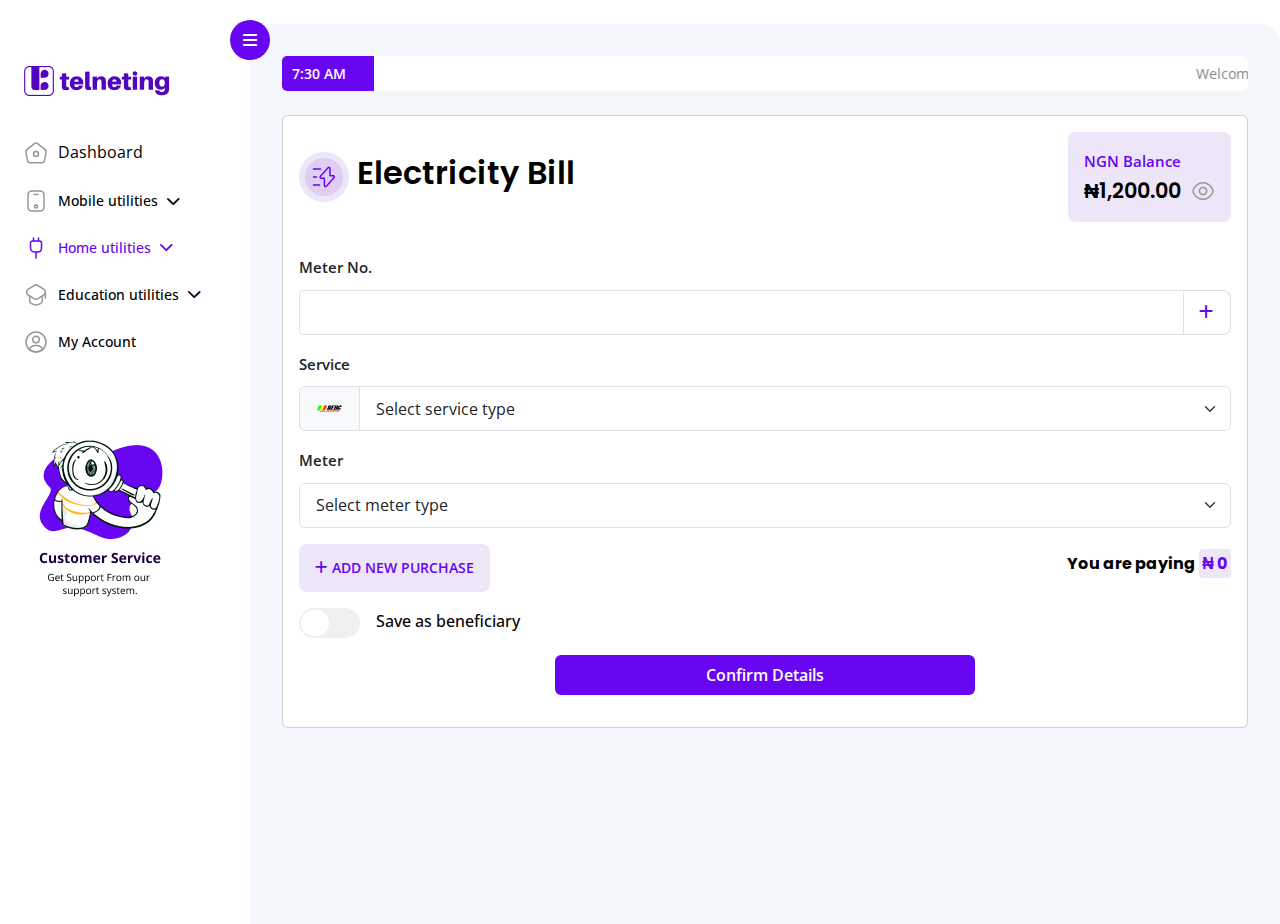
<file: admin/electricity.html>
<!doctype html>
<html lang="en">

<head>
    <title>Telneting || Electricity Bill Dashboard</title>
    <meta charset="utf-8">
    <meta name="viewport" content="width=device-width, initial-scale=1, shrink-to-fit=no">

    <link href="https://fonts.googleapis.com/css?family=Poppins:300,400,500,600,700,800,900" rel="stylesheet">
    <link rel="stylesheet" href="https://cdnjs.cloudflare.com/ajax/libs/font-awesome/6.4.2/css/all.min.css">
    <!-- <link href="https://cdn.jsdelivr.net/npm/bootstrap@5.3.2/dist/css/bootstrap.min.css" rel="stylesheet"> -->
    <link rel="stylesheet" href="css/bootstrap.css">
    <link rel="stylesheet" href="css/style.css">
</head>

<body>
    <div class="wrapper d-flex align-items-stretch">
        <nav id="sidebar">
            <div class="custom-menu">
                <button type="button" id="sidebarCollapse" class="btn btn-primary">
                    <i class="fa fa-bars"></i>
                    <span class="sr-only">Toggle Menu</span>
                </button>
            </div>
            <div class="p-4 pt-5">
                <h1><a href="index.html" class="logo">
                        <img src="images/logo.png" alt="logo">
                    </a></h1>
                <ul class="list-unstyled components mb-5">
                    <li class="nav-item d-flex align-items-center">
                        <object class="icon" data="images/home.svg" type="image/svg+xml" style="fill: grey"></object>
                        <a href="index.html">Dashboard</a>
                    </li>
                    <li class="nav-item dropdown">
                        <a class="nav-link dropdown-toggle d-flex align-items-center" href="#" id="mobileDropdown"
                            role="button" data-toggle="dropdown" aria-haspopup="true" aria-expanded="false">
                            <object class="icon" data="images/mobile.svg" type="image/svg+xml"></object>
                            Mobile utilities
                            <i class="fas fa-chevron-down ms-2"></i>
                        </a>
                        <div class="dropdown-menu" aria-labelledby="mobileDropdown">
                            <a class="dropdown-item d-flex align-items-center" href="airtime.html">
                                <object class="icon" data="images/call.svg" type="image/svg+xml"></object>
                                Airtime top-up
                            </a>
                            <a class="dropdown-item d-flex align-items-center" href="data.html">
                                <object class="icon" data="images/wifi-square.svg" type="image/svg+xml"></object>
                                Data top-up
                            </a>
                            <a class="dropdown-item d-flex align-items-center" href="recharge.html">
                                <object class="icon" data="images/hashtag.svg" type="image/svg+xml"></object>
                                Recharge PIN
                            </a>
                        </div>
                    </li>
                    <li class="nav-item active dropdown">
                        <a class="nav-link dropdown-toggle d-flex align-items-center" href="#" id="homeDropdown"
                            role="button" data-toggle="dropdown" aria-haspopup="true" aria-expanded="false">
                            <object class="icon" data="images/electricity.svg" type="image/svg+xml"></object>
                            Home utilities <i class="fas fa-chevron-down ms-2"></i>
                        </a>
                        <div class="dropdown-menu" aria-labelledby="homeDropdown">
                            <a class="dropdown-item d-flex align-items-center" href="cable.html">
                                <object class="icon" data="images/monitor-mobbile.svg" type="image/svg+xml"></object>
                                Cable TV
                            </a>
                            <a class="dropdown-item d-flex align-items-center" href="electricity.html">
                                <object class="icon" data="images/flash.svg" type="image/svg+xml"></object>
                                Electricity Bills
                            </a>
                        </div>
                    </li>
                    <li class="nav-item dropdown">
                        <a class="nav-link dropdown-toggle d-flex align-items-center" href="#" id="educationDropdown"
                            role="button" data-toggle="dropdown" aria-haspopup="true" aria-expanded="false">
                            <object class="icon" data="images/teacher.svg" type="image/svg+xml"></object>
                            Education utilities <i class="fas fa-chevron-down ms-2"></i>
                        </a>
                        <div class="dropdown-menu" aria-labelledby="educationDropdown">
                            <a class="dropdown-item d-flex align-items-center" href="result.html">
                                <object class="icon" data="images/award.svg" type="image/svg+xml"></object>
                                Result Checker
                            </a>
                        </div>
                    </li>
                    <li class="nav-item">
                        <a class="nav-link d-flex align-items-center" href="account.html">
                            <object class="icon" data="images/profile-circle.svg" type="image/svg+xml"></object>
                            My Account
                        </a>
                    </li>
                </ul>

                <div class="mb-5">
                    <img src="images/customer.png" alt="customer">
                </div>

            </div>
        </nav>

        <!-- Page Content -->
        <div id="content">
            <div class="top-alert">
                <div class="d-flex">
                    <span class="time">7:30 AM</span>
                    <marquee behavior="scroll" direction="left">Welcome Back! ✨ You can now MAKE MORE MONEY using
                        Telneting. Refer a friend
                        now and earn 100 Telcoin. Click on the
                        account icon, go to Refer and Earn , copy your referral link and share it with family and
                        friends.</marquee>
                </div>
            </div>
        
        
            <div class="card mt-4">
                <div class="card-body">
                    <div class="d-flex align-items-center justify-content-between form-card">
                        <div class="d-flex align-items-center form-head">
                            <img src="images/electric-graphic.png" alt="call">
                            <h1 class="title ms-2">Electricity Bill</h1>
                        </div>
        
                        <div class="opaque-card d-none d-md-block">
                            <p class="text-primary">NGN Balance</p>
                            <div class="d-flex align-items-center">
                                <h3> &#8358;<span id="balance1">1,200.00</span></h3>
                                <img src="images/eye.png" alt="eye" id="eye-icon1">
                            </div>
                        </div>
                    </div>
        
                    <form action="#" class="airtime main-form">
        
                        <div class="mb-3">
                            <label class="form-label">Meter No.</label>
                            <div class="input-group">
                                <input type="number" class="form-control">
                                <button type="button" class="input-group-text primary btn-text" data-bs-toggle="modal"
                                    data-bs-target="#beneficiaries">
                                    <i class="fa-solid fa-plus text-primary"></i>
                                </button>
                            </div>
        
                            <!-- Modal -->
                            <div class="modal fade" id="beneficiaries" tabindex="-1" aria-labelledby="beneficiariesLabel"
                                data-bs-backdrop="static" data-bs-keyboard="false" tabindex="-1"
                                aria-labelledby="staticBackdropLabel" aria-hidden="true">
                                <div class="modal-dialog modal-dialog-centered">
                                    <div class="modal-content">
                                        <div class="modal-header">
                                            <h1 class="modal-title fs-5" id="exampleModalLabel">Beneficiaries</h1>
                                            <button type="button" class="btn-close" data-bs-dismiss="modal"
                                                aria-label="Close"></button>
                                        </div>
                                        <div class="modal-body">
                                            <div class="search-group mb-3">
                                                <i class="fa-solid fa-magnifying-glass"></i>
                                                <input type="text" class="input-control" placeholder="Search beneficiaries">
                                            </div>
        
        
                                            <div class="beneficiaries">
                                                <div class="beneficiary">
                                                    <div class="d-flex flex-column">
                                                        <h6 class="name">Office meter</h6>
                                                        <p><span class="number">78832893477xx</span> &#183; <span
                                                                class="network">Benin Electricity</span></p>
                                                    </div>
                                                </div>
                                            </div>
                                        </div>
                                    </div>
                                </div>
                            </div>
                        </div>
        
                        <div class="mb-3">
                            <label class="form-label">Service</label>
                            <div class="input-group mb-3">
                                <span class="input-group-text network">
                                    <img src="images/bedc.png" alt="bedc" width="35px">
                                </span>
                                <select class="form-select" aria-label="Large select example">
                                    <option selected disabled>Select service type</option>
                                    <option value="1" class="d-flex align-items-center">
                                        Benin Electricity
                                    </option>
                                    <option value="2">Eko Electricity Distribution</option>
                                    <option value="3">Ikeja Electricity</option>
                                    <option value="4">Abuja Electricity</option>
                                </select>
                            </div>
        
                        </div>
        
        
        
                        <div class="mb-3">
                            <label class="form-label">Meter</label>
        
                            <select class="form-select">
                                <option value="1" selected disabled>Select meter type</option>
                                <option value="2">Prepaid</option>
                                <option value="3">Postpaid</option>
                            </select>
        
                            <div class="d-flex align-items-center justify-content-between opaque-btns">
                                <button type="button" class="opaque-btn" id="togglePurchase">
                                    <i class="fa-solid fa-plus"></i>
                                    Add New Purchase
                                </button>
        
                                <div class="d-flex align-items-center btns">
                                    <div class="pay-bottom">
                                        <h5>You are paying <span class="price">&#8358; 0</span></h5>
                                    </div>
                                </div>
                            </div>
                        </div>
        
                        <div class="d-flex align-items-center">
                            <div class="tg-list-item">
                                <input class="tgl tgl-light" id="cb1" type="checkbox" />
                                <label class="tgl-btn" for="cb1"></label>
                            </div>
        
                            <h6 class="text-black ms-3 mt-1">Save as beneficiary</h6>
                        </div>
        
                        <div id="beneficiaryInput" class="hidden">
                            <input type="text" id="beneficiaryName" placeholder="Beneficiary Name"
                                class="form-control mt-2 beneficiary" />
                        </div>
        
                        <div class="purchase row">
                            <div class="col-12 col-md-4">
                                <div class="purchase-card">
                                    <div class="d-flex align-items-center justify-content-around">
                                        <div class="d-flex align-items-center">
                                            <img src="images/bedc.png" class="me-3 w-25 network" alt="bedc">
                                            <div class="d-flex flex-column">
                                                <h6>98781274378xx</h6>
                                                <p>BEDC</p>
                                            </div>
                                        </div>
        
                                        <img src="images/edit.png" alt="edit" class="me-2" data-bs-toggle="modal"
                                            data-bs-target="#edit">
                                        <img src="images/trash.png" alt="trash">
                                    </div>
                                </div>
        
                                <div class="modal fade" id="edit" tabindex="-1" aria-labelledby="editLabel"
                                    data-bs-backdrop="static" data-bs-keyboard="false" tabindex="-1"
                                    aria-labelledby="staticBackdropLabel" aria-hidden="true">
                                    <div class="modal-dialog modal-dialog-centered">
                                        <div class="modal-content">
                                            <div class="modal-header">
                                                <h1 class="modal-title fs-5" id="exampleModalLabel">Edit Transaction
                                                </h1>
                                                <button type="button" class="btn-close" data-bs-dismiss="modal"
                                                    aria-label="Close"></button>
                                            </div>
                                            <div class="modal-body">
                                                <div class="form-group mb-3">
                                                    <label class="form-label">Meter No.</label>
                                                    <input type="text" class="form-control" value="0801227821">
                                                </div>
        
                                                <div class="mb-3">
                                                    <label class="form-label">Meter</label>
                                                    <select class="form-select" aria-label="Large select example">
                                                        <option selected disabled>Select cable type</option>
                                                        <option value="1" class="d-flex align-items-center">
                                                            BEDC
                                                        </option>
                                                        <option value="2">AEDC</option>
                                                        <option value="3">IKEDC</option>
                                                        <option value="4">EKEDC</option>
                                                    </select>
        
                                                </div>
        
                                                <div class="mb-3">
                                                    <label class="form=label">Meter type</label>
                                                    <select class="form-select mb-3">
                                                        <option value="1" selected disabled>Select meter type</option>
                                                        <option value="2">Prepaid</option>
                                                        <option value="3">Postpaid</option>
                                                    </select>
                                                </div>
        
                                                <input type="submit" value="Save" class="btn btn-primary w-75 mx-auto d-block">
                                            </div>
                                        </div>
                                    </div>
                                </div>
                            </div>
                        </div>
        
                        <button type="button" class="btn btn-primary form-btn" data-bs-toggle="modal"
                            data-bs-target="#pay">Confirm Details</button>
        
        
                        <div class="modal fade" id="pay" tabindex="-1" aria-labelledby="payLabel" data-bs-backdrop="static"
                            data-bs-keyboard="false" tabindex="-1" aria-labelledby="staticBackdropLabel" aria-hidden="true">
                            <div class="modal-dialog modal-dialog-centered">
                                <div class="modal-content">
                                    <div class="modal-header">
        
                                        <button type="button" class="btn-close" data-bs-dismiss="modal"
                                            aria-label="Close"></button>
                                    </div>
                                    <div class="modal-body">
                                        <h1 class="modal-title mb-3" id="exampleModalLabel">
                                            &#8358;<span>2,500</span>
                                        </h1>
        
                                        <div class="d-flex align-items-center justify-content-between">
                                            <div class="d-flex align-items-center">
                                                <img src="images/bedc.png" alt="bedc" class="network">
                                                <div>
                                                    <h4>Benin Electricity</h4>
                                                    <p>889270364382392</p>
                                                </div>
                                            </div>
        
                                            <div>
                                                <h4 class="price">&#8358;2,500</h4>
                                            </div>
                                        </div>
                                        <hr>
        
                                        <div class="details">
                                            <div class="d-flex justify-content-between">
                                                <p>Product Name</p>
                                                <p>Electricity Bill</p>
                                            </div>
                                            <div class="d-flex justify-content-between">
                                                <p>Total Amount</p>
                                                <p>&#8358;2,500.00</p>
                                            </div>
                                            <div class="d-flex justify-content-between">
                                                <p>Discount</p>
                                                <p class="text-primary">(-)</p>
                                            </div>
                                            <div class="d-flex justify-content-between">
                                                <p>Earnings (&#8358; 125.00)</p>
                                                <div class="d-flex">
                                                    <p class="me-2">-&#8358;125.00</p>
                                                    <div class="tg-list-item">
                                                        <input class="tgl tgl-light" id="cb2" type="checkbox" />
                                                        <label class="tgl-btn" for="cb2"></label>
                                                    </div>
                                                </div>
                                            </div>
                                        </div>
        
                                        <button type="button" data-bs-target="#confirmPay" data-bs-toggle="modal"
                                            class="btn btn-primary w-75 mx-auto mt-3 d-block">Pay</button>
                                    </div>
        
                                </div>
                            </div>
                        </div>
        
                        <div class="modal fade" id="confirmPay" data-bs-backdrop="static" data-bs-keyboard="false"
                            aria-labelledby="staticBackdropLabel" aria-hidden="true" aria-labelledby="confirmPay" tabindex="-1">
                            <div class="modal-dialog modal-dialog-centered">
                                <div class="modal-content">
                                    <div class="modal-header">
                                        <i class="fa-solid fa-chevron-left" data-bs-target="#pay" data-bs-toggle="modal"></i>
                                        <button type="button" class="btn-close" data-bs-dismiss="modal"
                                            aria-label="Close"></button>
                                    </div>
                                    <div class="modal-body">
                                        <div class="text-center">
                                            <img src="images/lock.png" alt="lock">
                                            <h3 class="title mt-2">Enter your PIN</h3>
                                            <p class="my-3">Please enter your four digit pin to continue.</p>
                                        </div>
        
                                        <div class="number-input w-50">
                                            <input type="text" maxlength="1" id="box1">
                                            <input type="text" maxlength="1" id="box2">
                                            <input type="text" maxlength="1" id="box3">
                                            <input type="text" maxlength="1" id="box4">
                                        </div>
        
                                        <button type="button" data-bs-target="#successModal" data-bs-toggle="modal"
                                            class="btn btn-primary w-75 mx-auto mt-3 d-block">Continue</button>
                                    </div>
                                </div>
                            </div>
                        </div>
        
                        <div class="modal fade" id="successModal" data-bs-backdrop="static" data-bs-keyboard="false"
                            aria-labelledby="staticBackdropLabel" aria-hidden="true" aria-labelledby="successModal"
                            tabindex="-1">
                            <div class="modal-dialog modal-dialog-centered">
                                <div class="modal-content">
                                    <div class="modal-header">
                                        <button type="button" class="btn-close" data-bs-dismiss="modal"
                                            aria-label="Close"></button>
                                    </div>
                                    <div class="modal-body">
                                        <div class="text-center">
                                            <img src="images/icon-success.png" alt="lock">
                                            <h3 class="title">Purchase successful</h3>
                                            <p class="my-3 fw-bold">Successfully purchased 100 units
                                                <br /> from BEDC for ₦2,500.00
                                            </p>
                                        </div>
        
        
                                        <button type="button" data-bs-dismiss="modal" aria-label="Close"
                                            class="btn btn-primary w-75 mx-auto mt-3 d-block">Done</button>
        
                                        <button type="button" class="btn-text text-primary w-75 mx-auto d-block"
                                            data-bs-target="#renewalModal" data-bs-toggle="modal">Setup
                                            auto-renewals</button>
                                    </div>
                                </div>
                            </div>
                        </div>
        
                        <div class="modal fade" id="renewalModal" data-bs-backdrop="static" data-bs-keyboard="false"
                            aria-labelledby="staticBackdropLabel" aria-hidden="true" aria-labelledby="renewalModal"
                            tabindex="-1">
                            <div class="modal-dialog modal-dialog-centered">
                                <div class="modal-content">
                                    <div class="modal-header">
                                        <button type="button" class="btn-close" data-bs-dismiss="modal"
                                            aria-label="Close"></button>
                                    </div>
                                    <div class="modal-body">
                                        <h3 class="title">Setup Auto-renewals</h3>
        
                                        <form action="#">
                                            <div class="form-group mb-3">
                                                <label class="form-group">Renewal frequency</label>
                                                <select class="form-select">
                                                    <option value="1">Select frequency</option>
                                                    <option value="2">Daily</option>
                                                    <option value="3">Weekly</option>
                                                    <option value="3">Monthly</option>
                                                </select>
                                            </div>
        
        
                                            <div class="d-flex justify-content-between">
                                                <div class="input-group check">
                                                    <span class="input-group-btn">
                                                        <button type="button" class="btn btn-default btn-number"
                                                            data-type="minus" data-field="quantity">
                                                            <i class="fa-solid fa-minus"></i>
                                                        </button>
                                                    </span>
                                                    <input type="number" id="quantity" name="quantity"
                                                        class="form-control input-number" value="1">
                                                    <span class="opaque-text d-none d-md-block">days</span>
                                                    <span class="input-group-btn">
                                                        <button type="button" class="btn btn-default btn-number plus"
                                                            data-type="plus" data-field="quantity">
                                                            <i class="fa-solid fa-plus"></i>
                                                        </button>
                                                    </span>
                                                </div>
        
                                                <div>
                                                    <div class="d-flex">
                                                        <p class="me-2">Set custom recurring days</p>
                                                        <div class="tg-list-item">
                                                            <input class="tgl tgl-light" id="cb3" type="checkbox" />
                                                            <label class="tgl-btn" for="cb3"></label>
                                                        </div>
                                                    </div>
                                                </div>
                                            </div>
                                        </form>
        
        
                                        <button type="button" data-bs-target="#saveModal" data-bs-toggle="modal"
                                            class="btn btn-primary w-75 mx-auto mt-4 d-block">Save
                                        </button>
                                    </div>
                                </div>
                            </div>
                        </div>
        
                        <div class="modal fade" id="saveModal" data-bs-backdrop="static" data-bs-keyboard="false"
                            aria-labelledby="staticBackdropLabel" aria-hidden="true" aria-labelledby="saveModal" tabindex="-1">
                            <div class="modal-dialog modal-dialog-centered">
                                <div class="modal-content">
                                    <div class="modal-header">
                                        <button type="button" class="btn-close" data-bs-dismiss="modal"
                                            aria-label="Close"></button>
                                    </div>
                                    <div class="modal-body">
                                        <div class="text-center">
                                            <img src="images/icon-success.png" alt="lock">
                                            <h3 class="title">Successful</h3>
                                            <p class="my-3 fw-bold">Your electricity bill autorenewal <br />
                                                is successfully set
                                            </p>
                                        </div>
        
        
                                        <button type="button" data-bs-dismiss="modal" aria-label="Close"
                                            class="btn btn-primary w-75 mx-auto mt-3 d-block">Done</button>
        
                                    </div>
                                </div>
                            </div>
                        </div>
        
                        <div class="modal fade" id="pauseModal" data-bs-backdrop="static" data-bs-keyboard="false"
                            aria-labelledby="staticBackdropLabel" aria-hidden="true" aria-labelledby="pauseModal" tabindex="-1">
                            <div class="modal-dialog modal-dialog-centered">
                                <div class="modal-content">
                                    <div class="modal-header">
                                        <button type="button" class="btn-close" data-bs-dismiss="modal"
                                            aria-label="Close"></button>
                                    </div>
                                    <div class="modal-body">
                                        <div class="text-center">
                                            <h3 class="title">Pause Auto-renewals</h3>
        
                                            <p>Are you sure you want to pause this electricity bill auto-renewal?</p>
        
                                            <button type="button" data-bs-target="#pauseSuccessModal" data-bs-toggle="modal"
                                                class="btn btn-primary w-75 mx-auto mt-4 d-block">Yes
                                            </button>
                                            <button type="button" data-bs-dismiss="modal" aria-label="Close"
                                                class="btn btn-text text-danger w-75 mx-auto mt-3 d-block">Close</button>
                                        </div>
                                    </div>
                                </div>
                            </div>
                        </div>
        
                        <div class="modal fade" id="cancelModal" data-bs-backdrop="static" data-bs-keyboard="false"
                            aria-labelledby="staticBackdropLabel" aria-hidden="true" aria-labelledby="cancelModal"
                            tabindex="-1">
                            <div class="modal-dialog modal-dialog-centered">
                                <div class="modal-content">
                                    <div class="modal-header">
                                        <button type="button" class="btn-close" data-bs-dismiss="modal"
                                            aria-label="Close"></button>
                                    </div>
                                    <div class="modal-body">
                                        <div class="text-center">
                                            <h3 class="title">Cancel Auto-renewals</h3>
        
                                            <p>Are you sure you want to cancel this electricity bill auto-renewal?</p>
        
                                            <button type="button" data-bs-target="#cancelSuccessModal" data-bs-toggle="modal"
                                                class="btn btn-primary w-75 mx-auto mt-4 d-block">Yes
                                            </button>
                                            <button type="button" data-bs-dismiss="modal" aria-label="Close"
                                                class="btn btn-text text-danger w-75 mx-auto mt-3 d-block">Close</button>
                                        </div>
                                    </div>
                                </div>
                            </div>
                        </div>
        
                        <div class="modal fade" id="pauseSuccessModal" data-bs-backdrop="static" data-bs-keyboard="false"
                            aria-labelledby="staticBackdropLabel" aria-hidden="true" aria-labelledby="pauseSuccessModal"
                            tabindex="-1">
                            <div class="modal-dialog modal-dialog-centered">
                                <div class="modal-content">
                                    <div class="modal-header">
                                        <button type="button" class="btn-close" data-bs-dismiss="modal"
                                            aria-label="Close"></button>
                                    </div>
                                    <div class="modal-body">
                                        <div class="text-center">
                                            <img src="images/icon-success.png" alt="lock">
                                            <h3 class="title">Auto-renewal Pause Successful</h3>
                                        </div>
        
        
                                        <button type="button" data-bs-dismiss="modal" aria-label="Close"
                                            class="btn btn-primary w-75 mx-auto mt-3 d-block">Done</button>
                                    </div>
                                </div>
                            </div>
                        </div>
        
                        <div class="modal fade" id="cancelSuccessModal" data-bs-backdrop="static" data-bs-keyboard="false"
                            aria-labelledby="staticBackdropLabel" aria-hidden="true" aria-labelledby="cancelSuccessModal"
                            tabindex="-1">
                            <div class="modal-dialog modal-dialog-centered">
                                <div class="modal-content">
                                    <div class="modal-header">
                                        <button type="button" class="btn-close" data-bs-dismiss="modal"
                                            aria-label="Close"></button>
                                    </div>
                                    <div class="modal-body">
                                        <div class="text-center">
                                            <img src="images/icon-success.png" alt="lock">
                                            <h3 class="title">Auto-renewal Cancel Successful</h3>
                                        </div>
        
        
                                        <button type="button" data-bs-dismiss="modal" aria-label="Close"
                                            class="btn btn-primary w-75 mx-auto mt-3 d-block">Done</button>
                                    </div>
                                </div>
                            </div>
                        </div>
        
                    </form>
                </div>
            </div>
        
            <!-- <div class="d-block d-md-none mt-4">
                        <div class="transaction-card">
                            <div class="card">
                                <h1 class="title">Recent transactions</h1>
        
                                <div class="transactions">
                                    <div class="d-flex align-items-center justify-content-between my-4">
                                        <div class="d-flex align-items-center">
                                            <img src="images/bedc.png" alt="bedc" class="network">
                                            <div>
                                                <h3>BEDC Bill</h3>
                                                <p>September 26, 2022</p>
                                            </div>
                                        </div>
        
                                        <div class="d-flex flex-column align-items-end">
                                            <h3 class="price">-&#8358;3,000.00</h3>
                                            <div class="status failed">
                                                &#8226; Failed
                                            </div>
                                        </div>
                                    </div>
        
        
                                    <div class="d-flex align-items-center justify-content-between my-4">
                                        <div class="d-flex align-items-center">
                                            <img src="images/aedc.png" alt="aedc" class="network">
                                            <div>
                                                <h3>AEDC Bill</h3>
                                                <p>September 26, 2022</p>
                                            </div>
                                        </div>
        
                                        <div class="d-flex flex-column align-items-end">
                                            <h3 class="price">-&#8358;3,000.00</h3>
                                            <div class="status pending">
                                                &#8226; Pending
                                            </div>
                                        </div>
                                    </div>
        
                                    <div class="mt-3">
                                        <button type="button" class="opaque-btn w-100 text-primary">Show More
                                            <i class="fa-solid fa-chevron-down"></i>
                                        </button>
                                    </div>
                                </div>
                            </div>
                        </div>
        
                        <div class="renewal-card">
                            <div class="card">
                                <h1 class="title">Auto renewals</h1>
        
                                <div class="renewals">
                                    <div class="plan-card d-flex align-items-center justify-content-between">
                                        <div class="d-flex align-items-center justify-content-between">
                                            <div class="d-flex align-items-center">
                                                <div class="network">
                                                    <img src="images/bedc.png" alt="bedc">
                                                </div>
        
                                                <div class="d-flex flex-column justify-content-between ms-3">
                                                    <h3>BEDC Sub.</h3>
                                                    <p >&#8358;2,500.00 &#8226; Monthly</p>
                                                    <p>Next top-up - Sept 3</p>
                                                </div>
                                            </div>
                                        </div>
        
                                        <div class="dropdown">
                                            <button type="button" data-bs-toggle="dropdown" aria-expanded="false">
                                                <i class="fa-solid fa-ellipsis-vertical icon"></i>
                                            </button>
                                            <ul class="dropdown-menu shadow-box">
                                                <li><button class="dropdown-item" type="button" data-bs-target="#renewalModal"
                                                        data-bs-toggle="modal">
                                                        Edit</button>
                                                </li>
                                                <li><button class="dropdown-item" type="button" data-bs-target="#pauseModal"
                                                        data-bs-toggle="modal">
                                                        Pause</button>
                                                </li>
                                                <li><button class="dropdown-item" type="button" data-bs-target="#cancelModal"
                                                        data-bs-toggle="modal">
                                                        Cancel</button>
                                                </li>
                                            </ul>
                                        </div>
                                    </div>
        
        
                                    <div class="plan-card d-flex align-items-center justify-content-between">
                                        <div class="d-flex align-items-center justify-content-between">
                                            <div class="d-flex align-items-center">
                                                <div class="network">
                                                    <img src="images/aedc.png" alt="aedc">
                                                </div>
        
                                                <div class="d-flex flex-column justify-content-between ms-3">
                                                    <h3>AEDC Sub.</h3>
                                                    <p >&#8358;2,500.00 &#8226; Monthly</p>
                                                    <p>Next top-up - Sept 3</p>
                                                </div>
                                            </div>
                                        </div>
        
                                        <div class="dropdown">
                                            <button type="button" data-bs-toggle="dropdown" aria-expanded="false">
                                                <i class="fa-solid fa-ellipsis-vertical icon"></i>
                                            </button>
                                            <ul class="dropdown-menu shadow-box">
                                                <li><a class="dropdown-item" href="#">Edit</a></li>
                                                <li><a class="dropdown-item" href="#">Pause</a></li>
                                                <li><a class="dropdown-item" href="#">Cancel</a></li>
                                            </ul>
                                        </div>
                                    </div>
        
        
                                    <div class="plan-card d-flex align-items-center justify-content-between">
                                        <div class="d-flex align-items-center justify-content-between">
                                            <div class="d-flex align-items-center">
                                                <div class="network">
                                                    <img src="images/bedc.png" alt="bedc">
                                                </div>
        
                                                <div class="d-flex flex-column justify-content-between ms-3">
                                                    <h3>BEDC Sub.</h3>
                                                    <p >&#8358;2,500.00 &#8226; Monthly</p>
                                                    <p>Next top-up - Sept 3</p>
                                                </div>
                                            </div>
                                        </div>
        
                                        <div class="dropdown">
                                            <button type="button" data-bs-toggle="dropdown" aria-expanded="false">
                                                <i class="fa-solid fa-ellipsis-vertical icon"></i>
                                            </button>
                                            <ul class="dropdown-menu shadow-box">
                                                <li><a class="dropdown-item" href="#">Edit</a></li>
                                                <li><a class="dropdown-item" href="#">Pause</a></li>
                                                <li><a class="dropdown-item" href="#">Cancel</a></li>
                                            </ul>
                                        </div>
                                    </div>
                                </div>
                            </div>
                        </div>
                    </div> -->
        </div>

        <div class="right-sidebar d-none d-md-block" id="right-sidebar-content">
            <div class="top">
                <div class="d-flex align-items-center justify-content-around">
                    <img src="images/notification.png" alt="notification">
                    <div class="d-flex align-items-center">
                        <span class="icon">
                            E
                        </span>
                        <div class="dropdown">
                            <button type="button" class="name" data-bs-toggle="dropdown" aria-expanded="false">
                                <span>Emmanuel</span>
                                <i class="fa-solid fa-chevron-down"></i>
                            </button>
                            <ul class="dropdown-menu shadow-box">
                                <li><a class="dropdown-item" href="#">My Account</a></li>
                                <li><a class="dropdown-item" href="#">Contact Us</a></li>
                                <hr class="my-2">
                                <li><a class="dropdown-item" href="#">Log Out</a></li>
                            </ul>
                        </div>
                    </div>
                </div>
            </div>

            <div class="auto-renewals">
                <h1 class="title">Auto-renewals</h1>

                <div class="plans">
                    <div class="plan-card">
                        <div class="d-flex align-items-center justify-content-between">
                            <div class="d-flex align-items-center">
                                <div class="network">
                                    <img src="images/bedc.png" alt="bedc">
                                </div>

                                <div class="d-flex flex-column justify-content-between">
                                    <h2 class="title">BEDC Bill</h2>
                                    <p >&#8358;2,500.00 &#8226; Monthly</p>
                                </div>
                            </div>


                            <!-- <i class="fa-solid fa-ellipsis-vertical icon"></i> -->
                            <div class="dropdown">
                                <button type="button" data-bs-toggle="dropdown" aria-expanded="false">
                                    <i class="fa-solid fa-ellipsis-vertical icon"></i>
                                </button>
                                <ul class="dropdown-menu shadow-box">
                                    <li><button class="dropdown-item" type="button" data-bs-target="#renewalModal"
                                            data-bs-toggle="modal">
                                            Edit</button>
                                    </li>
                                    <li><button class="dropdown-item" type="button" data-bs-target="#pauseModal"
                                            data-bs-toggle="modal">
                                            Pause</button>
                                    </li>
                                    <li><button class="dropdown-item" type="button" data-bs-target="#cancelModal"
                                            data-bs-toggle="modal">
                                            Cancel</button>
                                    </li>
                                </ul>
                            </div>
                        </div>
                    </div>

                    <div class="plan-card">
                        <div class="d-flex align-items-center justify-content-between">
                            <div class="d-flex align-items-center">
                                <div class="network">
                                    <img src="images/aedc.png" alt="aedc">
                                </div>

                                <div class="d-flex flex-column justify-content-between">
                                    <h2 class="title">AEDC Electricity Bill</h2>
                                    <p>&#8358;2,500.00 &#8226; Monthly</p>
                                </div>
                            </div>


                            <!-- <i class="fa-solid fa-ellipsis-vertical icon"></i> -->
                            <div class="dropdown">
                                <button type="button" data-bs-toggle="dropdown" aria-expanded="false">
                                    <i class="fa-solid fa-ellipsis-vertical icon"></i>
                                </button>
                                <ul class="dropdown-menu shadow-box">
                                    <li><a class="dropdown-item" href="#">Edit</a></li>
                                    <li><a class="dropdown-item" href="#">Pause</a></li>
                                    <li><a class="dropdown-item" href="#">Cancel</a></li>
                                </ul>
                            </div>
                        </div>
                    </div>

                    <div class="plan-card">
                        <div class="d-flex align-items-center justify-content-between">
                            <div class="d-flex align-items-center">
                                <div class="network">
                                    <img src="images/ikedc.png" alt="ikedc">
                                </div>

                                <div class="d-flex flex-column justify-content-between">
                                    <h2 class="title">IKEDC Electricity Bill</h2>
                                    <p >&#8358;2,500.00 &#8226; Monthly</p>
                                </div>
                            </div>


                            <!-- <i class="fa-solid fa-ellipsis-vertical icon"></i> -->
                            <div class="dropdown">
                                <button type="button" data-bs-toggle="dropdown" aria-expanded="false">
                                    <i class="fa-solid fa-ellipsis-vertical icon"></i>
                                </button>
                                <ul class="dropdown-menu shadow-box">
                                    <li><a class="dropdown-item" href="#">Edit</a></li>
                                    <li><a class="dropdown-item" href="#">Pause</a></li>
                                    <li><a class="dropdown-item" href="#">Cancel</a></li>
                                </ul>
                            </div>
                        </div>
                    </div>

                    <button type="button" data-bs-toggle="modal" data-bs-target="#renewal"
                        class="btn-text text-center w-100 d-inline-block">See all
                        <i class="fa-solid fa-chevron-right"></i>
                    </button>
                    
                    <div class="modal fade" id="renewal" tabindex="-1" aria-labelledby="renewalLabel" data-bs-backdrop="static"
                        data-bs-keyboard="false" tabindex="-1" aria-labelledby="staticBackdropLabel" aria-hidden="true">
                        <div class="modal-dialog modal-dialog-centered">
                            <div class="modal-content">
                                <div class="modal-header">
                                    <h1 class="modal-title" id="exampleModalLabel">
                                        Auto Renewals
                                    </h1>
                                    <button type="button" class="btn-close" data-bs-dismiss="modal" aria-label="Close"></button>
                                </div>
                                <div class="modal-body">
                                    <div class="renewals">
                                        <div class="d-flex align-items-center justify-content-between">
                                            <div class="plan-card">
                                                <div class="d-flex align-items-center justify-content-between">
                                                    <div class="d-flex align-items-center">
                                                        <div class="network">
                                                            <img src="images/bedc.png" alt="bedc">
                                                        </div>
                    
                                                        <div class="d-flex flex-column justify-content-between ms-3">
                                                            <h2 class="title">BEDC Bill</h2>
                                                            <p class="text-black">&#8358;18,500.00 &#8226; Monthly</p>
                                                            <p>Next top-up - Sept 3</p>
                                                        </div>
                                                    </div>
                                                </div>
                                            </div>
                    
                                            <img src="images/pause.png" data-bs-target="#pauseModal" data-bs-toggle="modal" alt="pause">
                                            <img src="images/cancel.png" data-bs-target="#cancelModal" data-bs-toggle="modal" alt="cancel">
                                        </div>
                    
                    
                                        <div class="d-flex align-items-center justify-content-between">
                                            <div class="plan-card">
                                                <div class="d-flex align-items-center justify-content-between">
                                                    <div class="d-flex align-items-center">
                                                        <div class="network">
                                                            <img src="images/ikedc.png" alt="ikedc">
                                                        </div>
                    
                                                        <div class="d-flex flex-column justify-content-between ms-3">
                                                            <h2 class="title">IKEDC Bill</h2>
                                                            <p class="text-black">&#8358;13,500.00 &#8226; Monthly</p>
                                                            <p>Next top-up - Sept 3</p>
                                                        </div>
                                                    </div>
                                                </div>
                                            </div>
                    
                                            <img src="images/pause.png" id="pause-btn" alt="pause">
                                            <img src="images/cancel.png" id="cancel-btn" alt="cancel">
                                        </div>
                                    </div>
                                </div>
                            </div>
                        </div>
                    </div>
                </div>
            </div>


            <div class="recent">
                <h1 class="title">Recent activities</h1>
                <h2 class="subtitle">Today</h2>

                <div class="activities">
                    <div class="activity">
                        <div class="d-flex align-items-center justify-content-between">
                            <div class="d-flex align-items-center">
                                <img src="images/tag.png" alt="tag" style="margin-right: 5px">
                                <div class="d-flex flex-column">
                                    <h2 class="title">MTN Data Recharge</h2>
                                    <p class="text-success">Success</p>
                                </div>
                            </div>
                            <div>
                                <h2 class="price">-&#8358;3,000</h2>
                            </div>
                        </div>
                    </div>

                    <div class="activity">
                        <div class="d-flex align-items-center justify-content-between">
                            <div class="d-flex align-items-center">
                                <img src="images/tag.png" alt="tag" style="margin-right: 5px">
                                <div class="d-flex flex-column">
                                    <h2 class="title">MTN Mobile Top-up</h2>
                                    <p class="text-success">Success</p>
                                </div>
                            </div>
                            <div>
                                <h2 class="price">-&#8358;300</h2>
                            </div>
                        </div>
                    </div>

                    <div class="activity">
                        <div class="d-flex align-items-center justify-content-between">
                            <div class="d-flex align-items-center">
                                <img src="images/tag.png" alt="tag" style="margin-right: 5px">
                                <div class="d-flex flex-column">
                                    <h2 class="title">MTN Mobile Top-up</h2>
                                    <p class="text-success">Success</p>
                                </div>
                            </div>
                            <div>
                                <h2 class="price">-&#8358;300</h2>
                            </div>
                        </div>
                    </div>


                    <a href="#" class="btn-text">See all
                        <i class="fa-solid fa-chevron-right"></i>
                    </a>
                </div>

                <div class="refer-card">
                    <div class="row">
                        <div class="col-8">
                            <h1 class="title">Refer and Earn</h1>
                            <p>Copy link and share with family and friends.</p>
                        </div>
                        <div class="col-4">
                            <img src="images/refer-doodle.png" alt="doodle">
                        </div>
                    </div>
                    <div class="row align-items-center">
                        <div class="col-8">
                            <span class="link" id="copy-link">https:/telneting.com/regist</span>
                        </div>
                        <div class="col-3">
                            <button class="opaque-btn" type="button" id="copy-button">Copy</button>
                        </div>
                    </div>
                </div>
            </div>
        </div>
    </div>


    <script src="js/jquery.min.js"></script>
    <script src="js/popper.js"></script>
    <script src="js/bootstrap.js"></script>
    <!-- <script src="https://cdn.jsdelivr.net/npm/bootstrap@5.3.2/dist/js/bootstrap.bundle.min.js"></script> -->
    <script src="js/main.js"></script>
    <script>
        function changeImage() {
            // Get the select element and the image span
            var select = document.querySelector('.form-select');
            var span = document.querySelector('.input-group-text.network img');

            // Get the selected option
            var selectedOption = select.options[select.selectedIndex];

            // Define a mapping of option values to image URLs
            var imageUrls = {
                '1': 'images/bedc.png',
                '2': 'images/ekedc.png',
                '3': 'images/ikedc.png',
                '4': 'images/aedc.png'
            };

            // Get the value of the selected option
            var value = selectedOption.value;

            // Change the image in the span element based on the selected option
            if (imageUrls.hasOwnProperty(value)) {
                var imageUrl = imageUrls[value];
                span.src = imageUrl;
            }
        }

        // Add an event listener to the select element to trigger the image change
        var select = document.querySelector('.form-select');
        select.addEventListener('change', changeImage);

        // Initialize the image based on the default selected option
        changeImage();


        // Get the checkbox element and the beneficiary input
        var checkbox = document.getElementById('cb1');
        var beneficiaryInput = document.getElementById('beneficiaryInput');

        // Add an event listener to the checkbox
        checkbox.addEventListener('change', function () {
            if (checkbox.checked) {
                beneficiaryInput.style.display = 'block'; // Show the input
            } else {
                beneficiaryInput.style.display = 'none'; // Hide the input
            }
        });

        const inputBoxes = document.querySelectorAll('.number-input input');

        inputBoxes.forEach((box, index) => {
            box.addEventListener('input', (e) => {
                if (e.target.value.length > 1) {
                    e.target.value = e.target.value.slice(0, 1);
                }

                if (index < inputBoxes.length - 1 && e.target.value !== '') {
                    inputBoxes[index + 1].focus();
                }
            });

            box.addEventListener('keydown', (e) => {
                if (e.key === 'Backspace' && e.target.value === '' && index > 0) {
                    inputBoxes[index - 1].focus();
                }
            });
        });

        
    </script>

    <script>
        $(document).ready(function () {
            // Initially, add the 'inactive' class to the input group
            $('.input-group.check').addClass('inactive');

            // Toggle the 'inactive' class when the checkbox is clicked
            $('#cb3').change(function () {
                if (this.checked) {
                    $('.input-group').removeClass('inactive');
                } else {
                    $('.input-group').addClass('inactive');
                }
            });
        });

    </script>

    <script>
        // Get the input element and plus/minus buttons
        const inputElement = document.getElementById("quantity");
        const minusButton = document.querySelector(".btn-number[data-type='minus']");
        const plusButton = document.querySelector(".btn-number[data-type='plus']");

        // Add click event listeners to the minus and plus buttons
        minusButton.addEventListener("click", function () {
            decreaseValue();
        });

        plusButton.addEventListener("click", function () {
            increaseValue();
        });

        // Function to decrease the value
        function decreaseValue() {
            let currentValue = parseInt(inputElement.value, 10);
            if (!isNaN(currentValue) && currentValue > 1) {
                inputElement.value = currentValue - 1;
            }
        }

        // Function to increase the value
        function increaseValue() {
            let currentValue = parseInt(inputElement.value, 10);
            if (!isNaN(currentValue)) {
                inputElement.value = currentValue + 1;
            }
        }
    </script>


</body>

</html>
</file>
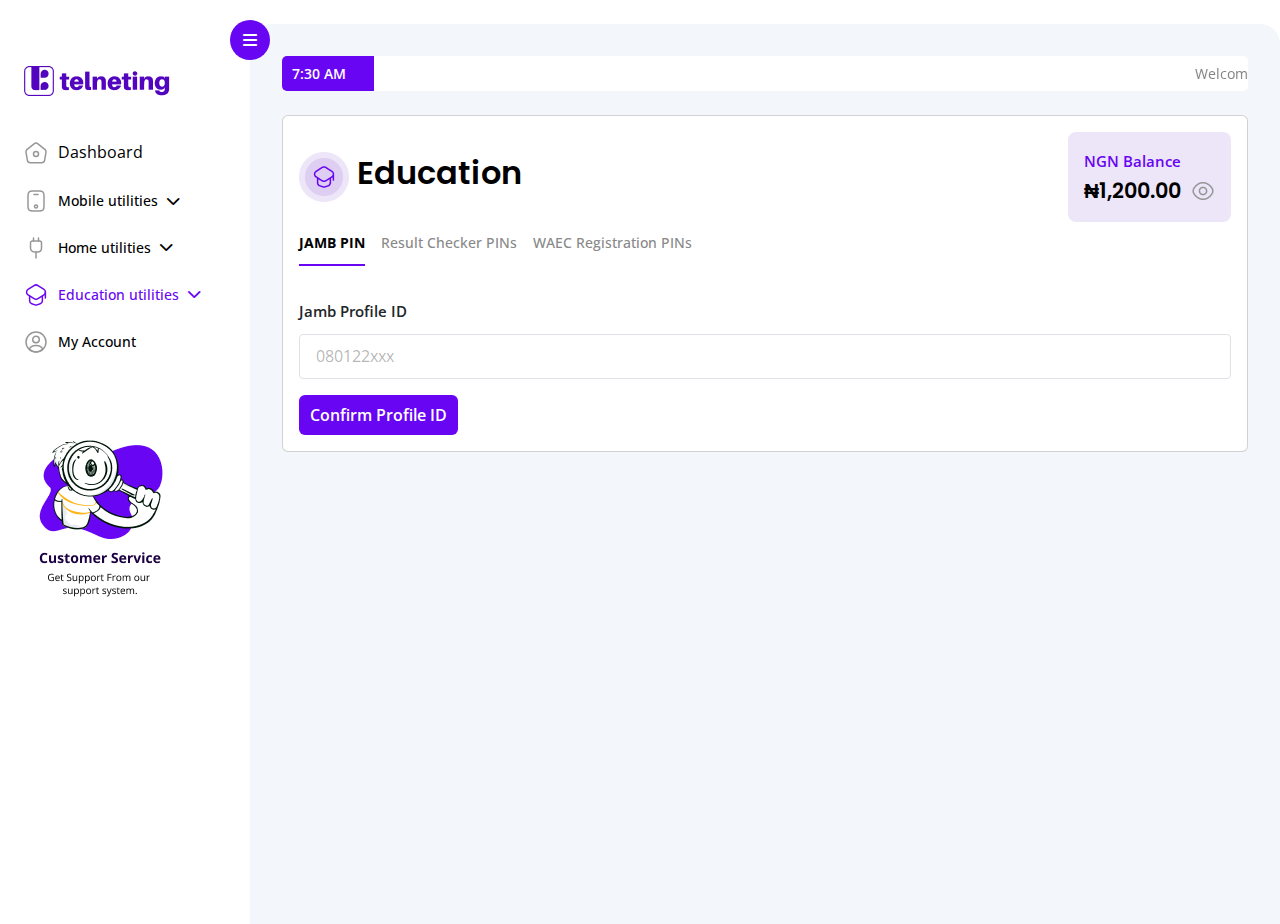
<file: admin/result.html>
<!doctype html>
<html lang="en">

<head>
    <title>Telneting || Result Checker Dashboard</title>
    <meta charset="utf-8">
    <meta name="viewport" content="width=device-width, initial-scale=1, shrink-to-fit=no">

    <link href="https://fonts.googleapis.com/css?family=Poppins:300,400,500,600,700,800,900" rel="stylesheet">
    <link rel="stylesheet" href="https://cdnjs.cloudflare.com/ajax/libs/font-awesome/6.4.2/css/all.min.css">
    <!-- <link href="https://cdn.jsdelivr.net/npm/bootstrap@5.3.2/dist/css/bootstrap.min.css" rel="stylesheet"> -->
    <link rel="stylesheet" href="css/bootstrap.css">
    <link rel="stylesheet" href="css/style.css">
</head>

<body>
    <div class="wrapper d-flex align-items-stretch">
        <nav id="sidebar">
            <div class="custom-menu">
                <button type="button" id="sidebarCollapse" class="btn btn-primary">
                    <i class="fa fa-bars"></i>
                    <span class="sr-only">Toggle Menu</span>
                </button>
            </div>
            <div class="p-4 pt-5">
                <h1><a href="index.html" class="logo">
                        <img src="images/logo.png" alt="logo">
                    </a></h1>
                <ul class="list-unstyled components mb-5">
                    <li class="nav-item d-flex align-items-center">
                        <object class="icon" data="images/home.svg" type="image/svg+xml" style="fill: grey"></object>
                        <a href="index.html">Dashboard</a>
                    </li>
                    <li class="nav-item dropdown">
                        <a class="nav-link dropdown-toggle d-flex align-items-center" href="#" id="mobileDropdown"
                            role="button" data-toggle="dropdown" aria-haspopup="true" aria-expanded="false">
                            <object class="icon" data="images/mobile.svg" type="image/svg+xml"></object>
                            Mobile utilities
                            <i class="fas fa-chevron-down ms-2"></i>
                        </a>
                        <div class="dropdown-menu" aria-labelledby="mobileDropdown">
                            <a class="dropdown-item d-flex align-items-center" href="airtime.html">
                                <object class="icon" data="images/call.svg" type="image/svg+xml"></object>
                                Airtime top-up
                            </a>
                            <a class="dropdown-item d-flex align-items-center" href="data.html">
                                <object class="icon" data="images/wifi-square.svg" type="image/svg+xml"></object>
                                Data top-up
                            </a>
                            <a class="dropdown-item d-flex align-items-center" href="recharge.html">
                                <object class="icon" data="images/hashtag.svg" type="image/svg+xml"></object>
                                Recharge PIN
                            </a>
                        </div>
                    </li>
                    <li class="nav-item dropdown">
                        <a class="nav-link dropdown-toggle d-flex align-items-center" href="#" id="homeDropdown"
                            role="button" data-toggle="dropdown" aria-haspopup="true" aria-expanded="false">
                            <object class="icon" data="images/electricity.svg" type="image/svg+xml"></object>
                            Home utilities <i class="fas fa-chevron-down ms-2"></i>
                        </a>
                        <div class="dropdown-menu" aria-labelledby="homeDropdown">
                            <a class="dropdown-item d-flex align-items-center" href="cable.html">
                                <object class="icon" data="images/monitor-mobbile.svg" type="image/svg+xml"></object>
                                Cable TV
                            </a>
                            <a class="dropdown-item d-flex align-items-center" href="electricity.html">
                                <object class="icon" data="images/flash.svg" type="image/svg+xml"></object>
                                Electricity Bills
                            </a>
                        </div>
                    </li>
                    <li class="nav-item active dropdown">
                        <a class="nav-link dropdown-toggle d-flex align-items-center" href="#" id="educationDropdown"
                            role="button" data-toggle="dropdown" aria-haspopup="true" aria-expanded="false">
                            <object class="icon" data="images/teacher.svg" type="image/svg+xml"></object>
                            Education utilities <i class="fas fa-chevron-down ms-2"></i>
                        </a>
                        <div class="dropdown-menu" aria-labelledby="educationDropdown">
                            <a class="dropdown-item d-flex align-items-center" href="result.html">
                                <object class="icon" data="images/award.svg" type="image/svg+xml"></object>
                                Result Checker
                            </a>
                        </div>
                    </li>
                    <li class="nav-item">
                        <a class="nav-link d-flex align-items-center" href="account.html">
                            <object class="icon" data="images/profile-circle.svg" type="image/svg+xml"></object>
                            My Account
                        </a>
                    </li>
                </ul>

                <div class="mb-5">
                    <img src="images/customer.png" alt="customer">
                </div>

            </div>
        </nav>

        <!-- Page Content -->
        <div id="content">
            <div class="top-alert">
                <div class="d-flex">
                    <span class="time">7:30 AM</span>
                    <marquee behavior="scroll" direction="left">Welcome Back! ✨ You can now MAKE MORE MONEY using
                        Telneting. Refer a friend
                        now and earn 100 Telcoin. Click on the
                        account icon, go to Refer and Earn , copy your referral link and share it with family and
                        friends.</marquee>
                </div>
            </div>
        
        
            <div class="card mt-4">
                <div class="card-body">
                    <div class="d-flex align-items-center justify-content-between form-card">
                        <div class="d-flex align-items-center form-head">
                            <img src="images/education.png" alt="call">
                            <h1 class="title ms-2">Education</h1>
                        </div>
        
                        <div class="opaque-card d-none d-md-block">
                            <p class="text-primary">NGN Balance</p>
                            <div class="d-flex align-items-center">
                                <h3> &#8358;<span id="balance1">1,200.00</span></h3>
                                <img src="images/eye.png" alt="eye" id="eye-icon1">
                            </div>
                        </div>
                    </div>
        
                    <ul class="nav nav-underline" id="myTab" role="tablist">
                        <li class="nav-item" role="presentation">
                            <button class="nav-link active" id="jamb-tab" data-bs-toggle="tab" data-bs-target="#jamb-tab-pane"
                                type="button" role="tab" aria-controls="jamb-tab-pane" aria-selected="true">JAMB PIN</button>
                        </li>
                        <li class="nav-item" role="presentation">
                            <button class="nav-link" id="result-tab" data-bs-toggle="tab" data-bs-target="#result-tab-pane"
                                type="button" role="tab" aria-controls="result-tab-pane" aria-selected="false">Result Checker
                                PINs</button>
                        </li>
                        <li class="nav-item" role="presentation">
                            <button class="nav-link" id="waec-tab" data-bs-toggle="tab" data-bs-target="#waec-tab-pane"
                                type="button" role="tab" aria-controls="waec-tab-pane" aria-selected="false">WAEC
                                Registration PINs</button>
                        </li>
                    </ul>
        
                    <div class="tab-content" id="myTabContent">
                        <div class="tab-pane fade show active" id="jamb-tab-pane" role="tabpanel" aria-labelledby="jamb-tab"
                            tabindex="0">
                            <form action="#" class="airtime main-form">
                                <div class="mb-3">
                                    <label class="form-label">Jamb Profile ID</label>
                                    <input type="number" class="form-control" placeholder="080122xxx">
                                </div>
        
                                <button type="button" class="btn btn-primary" data-bs-toggle="modal"
                                    data-bs-target="#pay">Confirm Profile ID</button>
                            </form>
                        </div>
        
                        <div class="tab-pane fade" id="result-tab-pane" role="tabpanel" aria-labelledby="result-tab"
                            tabindex="0">
                            <form action="#" class="airtime main-form">
                                <div class="mb-3">
                                    <label class="form-label">Select Exam Type</label>
                                    <div class="input-group mb-3">
                                        <span class="input-group-text network">
                                            <img src="images/waec.png" alt="mtn" width="35px">
                                        </span>
                                        <select class="form-select" aria-label="Large select example">
                                            <option value="1" class="d-flex align-items-center" selected>
                                                WAEC Result Checker
                                            </option>
                                            <option value="2">JAMB Result Checker</option>
                                            <option value="3">NECO Result Checker</option>
                                            <option value="4">NABTEB Result Checker</option>
                                        </select>
                                    </div>
        
                                    <div class="pay-bottom">
                                        <h5>You are paying <span class="price">&#8358; 0</span></h5>
                                    </div>
        
                                    <button type="button" class="btn btn-primary px-stretch" data-bs-toggle="modal"
                                        data-bs-target="#pay">Proceed</button>
        
                                </div>
                            </form>
                        </div>
        
                        <div class="tab-pane fade" id="waec-tab-pane" role="tabpanel" aria-labelledby="waec-tab" tabindex="0">
                            <form action="#" class="airtime main-form">
                                <div class="mb-3">
                                    <label class="form-label">Select Exam Type</label>
                                    <div class="input-group mb-3">
                                        <span class="input-group-text network">
                                            <img src="images/waec.png" alt="mtn" width="35px">
                                        </span>
                                        <select class="form-select" aria-label="Large select example">
                                            <option value="1" class="d-flex align-items-center" selected>
                                                WAEC Registration PIN - &#8358;18,600
                                            </option>
                                            <option value="2">JAMB Registration PIN - &#8358;18,000</option>
                                            <option value="3">NECO Registration PIN - &#8358;20,000</option>
                                            <option value="4">NABTEB Registration PIN - &#8358;10,000</option>
                                        </select>
                                    </div>
        
                                    <div class="pay-bottom">
                                        <h5>You are paying <span class="price">&#8358; 0</span></h5>
                                    </div>
        
                                    <button type="button" class="btn btn-primary px-stretch" data-bs-toggle="modal"
                                        data-bs-target="#pay">Proceed</button>
        
                                </div>
                            </form>
                        </div>
                    </div>
        
        
                    <div class="modal fade" id="pay" tabindex="-1" aria-labelledby="payLabel" data-bs-backdrop="static"
                        data-bs-keyboard="false" tabindex="-1" aria-labelledby="staticBackdropLabel" aria-hidden="true">
                        <div class="modal-dialog modal-dialog-centered">
                            <div class="modal-content">
                                <div class="modal-header">
        
                                    <button type="button" class="btn-close" data-bs-dismiss="modal" aria-label="Close"></button>
                                </div>
                                <div class="modal-body">
                                    <h1 class="modal-title" id="exampleModalLabel">
                                        &#8358;<span>18,500</span>
                                    </h1>
        
                                    <div class="d-flex align-items-center justify-content-between">
                                        <div class="d-flex align-items-center">
                                            <img src="images/teacher.png" alt="teacher" class="network">
                                            <div>
                                                <h4>WAEC Registration PIN</h4>
                                                <p>67463736BA</p>
                                            </div>
                                        </div>
        
                                        <div>
                                            <h4 class="price">&#8358;18,500</h4>
                                        </div>
                                    </div>
                                    <hr>
        
                                    <div class="details">
                                        <div class="d-flex justify-content-between">
                                            <p>Product Name</p>
                                            <p>Education</p>
                                        </div>
                                        <div class="d-flex justify-content-between">
                                            <p>Total Amount</p>
                                            <p>&#8358;490.00</p>
                                        </div>
                                        <div class="d-flex justify-content-between">
                                            <p>Discount</p>
                                            <p class="text-primary">(Save &#8358;10.00)</p>
                                        </div>
                                        <div class="d-flex justify-content-between">
                                            <p>Earnings (&#8358; 125.00)</p>
                                            <div class="d-flex">
                                                <p class="me-2">-&#8358;125.00</p>
                                                <div class="tg-list-item">
                                                    <input class="tgl tgl-light" id="cb2" type="checkbox" />
                                                    <label class="tgl-btn" for="cb2"></label>
                                                </div>
                                            </div>
                                        </div>
                                    </div>
        
                                    <button type="button" data-bs-target="#confirmPay" data-bs-toggle="modal"
                                        class="btn btn-primary w-75 mx-auto mt-3 d-block">Pay</button>
                                </div>
        
                            </div>
                        </div>
                    </div>
        
                    <div class="modal fade" id="confirmPay" data-bs-backdrop="static" data-bs-keyboard="false"
                        aria-labelledby="staticBackdropLabel" aria-hidden="true" aria-labelledby="confirmPay" tabindex="-1">
                        <div class="modal-dialog modal-dialog-centered">
                            <div class="modal-content">
                                <div class="modal-header">
                                    <i class="fa-solid fa-chevron-left" data-bs-target="#pay" data-bs-toggle="modal"></i>
                                    <button type="button" class="btn-close" data-bs-dismiss="modal" aria-label="Close"></button>
                                </div>
                                <div class="modal-body">
                                    <div class="text-center">
                                        <img src="images/lock.png" alt="lock">
                                        <h3 class="title mt-2">Enter your PIN</h3>
                                        <p class="my-3">Please enter your four digit pin to continue.</p>
                                    </div>
        
                                    <div class="number-input w-50">
                                        <input type="text" maxlength="1" id="box1">
                                        <input type="text" maxlength="1" id="box2">
                                        <input type="text" maxlength="1" id="box3">
                                        <input type="text" maxlength="1" id="box4">
                                    </div>
        
                                    <button type="button" data-bs-target="#successModal" data-bs-toggle="modal"
                                        class="btn btn-primary w-75 mx-auto mt-3 d-block">Continue</button>
                                </div>
                            </div>
                        </div>
                    </div>
        
                    <div class="modal fade" id="successModal" data-bs-backdrop="static" data-bs-keyboard="false"
                        aria-labelledby="staticBackdropLabel" aria-hidden="true" aria-labelledby="successModal" tabindex="-1">
                        <div class="modal-dialog modal-dialog-centered">
                            <div class="modal-content">
                                <div class="modal-header">
                                    <button type="button" class="btn-close" data-bs-dismiss="modal" aria-label="Close"></button>
                                </div>
                                <div class="modal-body">
                                    <div class="text-center">
                                        <img src="images/icon-success.png" alt="lock">
                                        <h3 class="title">Purchase successful</h3>
                                        <p class="my-3 fw-bold">Successfully purchased WAEC Registration PIN <br
                                                class="d-none d-md-block" /> and sent to Mobile No. <br
                                                class="d-none d-md-block" />
                                            Your Pin is 1288329529848xxx
                                        </p>
                                    </div>
        
        
                                    <button type="button" data-bs-dismiss="modal" aria-label="Close"
                                        class="btn btn-primary w-75 mx-auto mt-3 d-block">Done
                                    </button>
                                </div>
                            </div>
                        </div>
                    </div>
        
                </div>
            </div>
        </div>

        <div class="right-sidebar d-none d-md-block" id="right-sidebar-content">
            <div class="top">
                <div class="d-flex align-items-center justify-content-around">
                    <img src="images/notification.png" alt="notification">
                    <div class="d-flex align-items-center">
                        <span class="icon">
                            E
                        </span>
                        <div class="dropdown">
                            <button type="button" class="name" data-bs-toggle="dropdown" aria-expanded="false">
                                <span>Emmanuel</span>
                                <i class="fa-solid fa-chevron-down"></i>
                            </button>
                            <ul class="dropdown-menu shadow-box">
                                <li><a class="dropdown-item" href="#">My Account</a></li>
                                <li><a class="dropdown-item" href="#">Contact Us</a></li>
                                <hr class="my-2">
                                <li><a class="dropdown-item" href="#">Log Out</a></li>
                            </ul>
                        </div>
                    </div>
                </div>
            </div>


            <div class="recent">
                <h1 class="title">Recent activities</h1>
                <h2 class="subtitle">Today</h2>

                <div class="activities">
                    <div class="activity">
                        <div class="d-flex align-items-center justify-content-between">
                            <div class="d-flex align-items-center">
                                <img src="images/tag.png" alt="tag" style="margin-right: 5px">
                                <div class="d-flex flex-column">
                                    <h2 class="title">MTN Data Recharge</h2>
                                    <p class="text-success">Success</p>
                                </div>
                            </div>
                            <div>
                                <h2 class="price">-&#8358;3,000</h2>
                            </div>
                        </div>
                    </div>

                    <div class="activity">
                        <div class="d-flex align-items-center justify-content-between">
                            <div class="d-flex align-items-center">
                                <img src="images/tag.png" alt="tag" style="margin-right: 5px">
                                <div class="d-flex flex-column">
                                    <h2 class="title">MTN Mobile Top-up</h2>
                                    <p class="text-success">Success</p>
                                </div>
                            </div>
                            <div>
                                <h2 class="price">-&#8358;300</h2>
                            </div>
                        </div>
                    </div>

                    <div class="activity">
                        <div class="d-flex align-items-center justify-content-between">
                            <div class="d-flex align-items-center">
                                <img src="images/tag.png" alt="tag" style="margin-right: 5px">
                                <div class="d-flex flex-column">
                                    <h2 class="title">MTN Mobile Top-up</h2>
                                    <p class="text-success">Success</p>
                                </div>
                            </div>
                            <div>
                                <h2 class="price">-&#8358;300</h2>
                            </div>
                        </div>
                    </div>


                    <a href="#" class="btn-text">See all
                        <i class="fa-solid fa-chevron-right"></i>
                    </a>
                </div>

                <div class="refer-card">
                    <div class="row">
                        <div class="col-8">
                            <h1 class="title">Refer and Earn</h1>
                            <p>Copy link and share with family and friends.</p>
                        </div>
                        <div class="col-4">
                            <img src="images/refer-doodle.png" alt="doodle">
                        </div>
                    </div>
                    <div class="row align-items-center">
                        <div class="col-8">
                            <span class="link" id="copy-link">https:/telneting.com/regist</span>
                        </div>
                        <div class="col-3">
                            <button class="opaque-btn" type="button" id="copy-button">Copy</button>
                        </div>
                    </div>
                </div>
            </div>
        </div>
    </div>


    <script src="js/jquery.min.js"></script>
    <script src="js/bootstrap.js"></script>
    <script src="js/popper.js"></script>
    <!-- <script src="https://cdn.jsdelivr.net/npm/bootstrap@5.3.2/dist/js/bootstrap.bundle.min.js"></script> -->
    <script src="js/main.js"></script>
    <script>
        function changeImage() {
            // Get the select element and the image span
            var select = document.querySelector('.form-select');
            var span = document.querySelector('.input-group-text.network img');

            // Get the selected option
            var selectedOption = select.options[select.selectedIndex];

            // Define a mapping of option values to image URLs
            var imageUrls = {
                '1': 'images/waec.png',
                '2': 'images/jamb.png',
                '3': 'images/neco.png',
                '4': 'images/nabteb.png'
            };

            // Get the value of the selected option
            var value = selectedOption.value;

            // Change the image in the span element based on the selected option
            if (imageUrls.hasOwnProperty(value)) {
                var imageUrl = imageUrls[value];
                span.src = imageUrl;
            }
        }

        // Add an event listener to the select element to trigger the image change
        var select = document.querySelector('.form-select');
        select.addEventListener('change', changeImage);

        // Initialize the image based on the default selected option
        changeImage();


        // Get the checkbox element and the beneficiary input
        var checkbox = document.getElementById('cb1');
        var beneficiaryInput = document.getElementById('beneficiaryInput');

        // Add an event listener to the checkbox
        checkbox.addEventListener('change', function () {
            if (checkbox.checked) {
                beneficiaryInput.style.display = 'block'; // Show the input
            } else {
                beneficiaryInput.style.display = 'none'; // Hide the input
            }
        });

        const inputBoxes = document.querySelectorAll('.number-input input');

        inputBoxes.forEach((box, index) => {
            box.addEventListener('input', (e) => {
                if (e.target.value.length > 1) {
                    e.target.value = e.target.value.slice(0, 1);
                }

                if (index < inputBoxes.length - 1 && e.target.value !== '') {
                    inputBoxes[index + 1].focus();
                }
            });

            box.addEventListener('keydown', (e) => {
                if (e.key === 'Backspace' && e.target.value === '' && index > 0) {
                    inputBoxes[index - 1].focus();
                }
            });
        });
    </script>

    <script>
        $(document).ready(function () {
            // Initially, add the 'inactive' class to the input group
            $('.input-group.check').addClass('inactive');

            // Toggle the 'inactive' class when the checkbox is clicked
            $('#cb3').change(function () {
                if (this.checked) {
                    $('.input-group').removeClass('inactive');
                } else {
                    $('.input-group').addClass('inactive');
                }
            });
        });

    </script>


</body>

</html>
</file>
<file: css/style.css>
@import url('https://fonts.googleapis.com/css2?family=Open+Sans:wght@400;500;600;700&display=swap');

* {
    margin: 0;
    padding: 0;
    box-sizing: border-box;
}

:root {
    --color-primary: #6805F3;
    --color-primary-dark: #1C0142;
    --open-sans: 'Open Sans', sans-serif;
}

/* Utility Styling */
body {
    font-family: var(--open-sans);
}

a,
a:hover {
    text-decoration: none;
}

.text-primary {
    color: var(--color-primary) !important;
}

.btn-primary {
    padding: 12px 1rem;
    background: var(--color-primary);
    color: #fff;
    font-weight: 500;
    font-size: .9rem;
    border-radius: 8px;
    transition: .3s;
    border: none;
}
.btn-primary.white {
    color: var(--color-primary);
    background: #fff;
    transition: .3s;
}
.btn-primary.white:hover {
    background: var(--color-primary);
    color: #fff;
}
.btn.sharp {
    border-radius: 2px;
}
.btn-primary:hover {
    background: var(--color-primary-dark);
}

.btn-text {
    color: var(--color-primary);
    font-weight: 600;
}
.btn-text:hover {
    color: var(--color-primary-dark);
}

input.form-control:focus {
    outline: none;
    box-shadow: none;
}

/* Page Styling */
.page-wrapper {
    min-height: 100vh;
    padding: 3rem 0;
    /* background: url('../images/bg.png') no-repeat; */
    background: linear-gradient(to right bottom, #6805F3, #4903ac);
    background-size: cover;
    background-color: center bottom;
}

.container .logo {
    width: 200px;
}

form.wrapper {
    margin: 0 auto;
    margin-top: 2rem;
    width: 38%;
    background: #fff;
    padding: 3rem 2rem;
    border-radius: 18px;
}

form.wrapper h1.title {
    text-align: center;
    font-size: 1.5rem;
    font-weight: 700;
    color: var(--color-primary-dark);
}

form.wrapper p.subtitle {
    text-align: center;
    font-size: 1rem;
    color: var(--color-primary-dark);
}

form .form-group {
    position: relative;
}

form .form-label {
    margin-top: 1rem;
    font-weight: 500;
    color: var(--color-primary-dark);
}

form .form-control {
    padding: 12px;
}

form .form-group .eye-slash {
    position: absolute;
    right: 15px;
    top: 68%;
    width: 18px;
}

form .form-control:focus {
    border: 2px solid var(--color-primary);
}

form.wrapper .text-primary.forgot {
    font-weight: 600;
    margin: 1rem 0;
    font-size: .9rem;
}

form.wrapper .google-btn {
    padding: 12px 1rem;
    margin: 1rem 0;
    background: #fff;
    border-radius: 8px;
    width: 100%;
    border: 1px solid #ddd;
    font-weight: 500;
    font-size: .9rem;
}

form.wrapper .register {
    font-weight: 600;
    font-size: .9rem;
    margin-top: 1rem;
}

/* Checkbox */
form.wrapper input[type=checkbox] {
    position: relative;
    border: 2px solid var(--color-primary-dark);
    border-radius: 2px;
    background: none;
    cursor: pointer;
    line-height: 0;
    margin: 0 .6em 0 0;
    outline: 0;
    padding: 0 !important;
    vertical-align: text-top;
    height: 20px;
    width: 20px;
    -webkit-appearance: none;
    opacity: .5;
    display: inline-block;
}

form.wrapper input[type=checkbox]:hover {
    opacity: 1;
}

form.wrapper input[type=checkbox]:checked {
    background-color: var(--color-primary);
    border: 2px solid var(--color-primary);
    opacity: 1;
}

form.wrapper input[type=checkbox]:before {
    content: '';
    position: absolute;
    right: 50%;
    top: 50%;
    width: 4px;
    height: 10px;
    border: solid #FFF;
    border-width: 0 2px 2px 0;
    margin: -1px -1px 0 -1px;
    transform: rotate(45deg) translate(-50%, -50%);
    z-index: 2;
}

/* Other Pages */
.content {
    margin: 0 auto;
    margin-top: 2rem;
    width: 37%;
    background: #fff;
    padding: 3rem 2rem;
    border-radius: 18px;
}
.content h1.title {
    font-size: 1.5rem;
    color: var(--color-primary-dark);
    font-weight: 700;
    margin-top: 1rem;
}

.content p {
    font-weight: 500;;
}
.content p span.d-block {
    font-weight: 700;
}

.number-input {
    display: flex;
    width: 50%;
    justify-content: space-around;
    margin: 3rem auto;
}

.number-input input {
    width: 50px;
    height: 50px;
    text-align: center;
    font-size: 24px;
    border: 1px solid #6805F3;
    background: #6805f318;
    border-radius: 5px;
    margin: 5px;
    transition: .3s;
}

.number-input input:focus {
    border: 2px solid var(--color-primary) !important;
    outline: none;
    transform: scale(1.1);
}

@media (max-width: 550px) {
    .number-input {
        width: 75%;
    }
}
@media (max-width: 1150px) {

    form.wrapper,
    .content {
        width: 50%;
    }
}

@media (max-width: 776px) {

    form.wrapper,
    .content {
        width: 75%;
    }
}

@media (max-width: 450px) {

    form.wrapper,
    .content {
        width: 100%;
    }
}
</file>
<file: admin/css/style.css>
@import url('https://fonts.googleapis.com/css2?family=Open+Sans:wght@400;500;600&display=swap');
@import url('https://fonts.googleapis.com/css2?family=Lato:ital,wght@0,300;0,400;1,300;1,400&display=swap');

:root {
    --color-primary: #6805F3;
    --color-primary-light: #5304BF1A;
    --color-primary-darker: #5304BF;
    ;
    --color-text-lightgrey: #777;


    --open-sans: 'Open Sans', sans-serif;
    --lato: 'Lato', sans-serif;

    /* Test */
    --darkgreen: #005361;
    --white: #fff;
}

body {
    font-family: var(--open-sans);
    font-size: 14px;
    line-height: 1.8;
    font-weight: normal;
    background: #fff;
    color: gray;
}

.relative {
    width: 100%;
    height: 100%;
    position: relative;
}

.modal-header {
    border-bottom: none;
}

.text-primary {
    color: var(--color-primary) !important;
}

select.form-control,
input.form-control {
    padding: 0.8rem 1rem;
    height: auto !important;
    font-size: 16px;
}

a {
    -webkit-transition: .3s all ease;
    -o-transition: .3s all ease;
    transition: .3s all ease;
    color: #866ec7;
    text-decoration: none;
}

img {
    max-width: 100%;
}

a:hover,
a:focus {
    text-decoration: none !important;
    outline: none !important;
    -webkit-box-shadow: none;
    box-shadow: none;
}

button {
    -webkit-transition: .3s all ease;
    -o-transition: .3s all ease;
    transition: .3s all ease;
    border: none;
}

button:hover,
button:focus {
    text-decoration: none !important;
    outline: none !important;
    -webkit-box-shadow: none !important;
    box-shadow: none !important;
}

.btn-primary {
    background: var(--color-primary) !important;
    border: none !important;
    font-weight: 600 !important;
    padding: .5rem .7rem;
}

.btn-primary:hover {
    background: var(--color-primary-darker) !important;
}

.form-btn {
    width: 45%;
    margin: 1rem auto;
    display: block;
}

@media (max-width: 550px) {
    .form-btn {
        width: 100%;
    }
}

.btn-text {
    background: none;
    color: var(--color-primary);
    font-weight: 500;
    padding: .7rem 1rem;
    border: none;
    font-size: 1rem;
}

.purple-btn {
    padding: .7rem 1rem;
    background: var(--color-primary-darker);
    color: #fff;
    border-radius: 8px;
    font-weight: 500;
}

.opaque-btn {
    padding: .7rem 1rem;
    background: var(--color-primary-light);
    color: var(--color-primary);
    border-radius: 8px;
    font-weight: 600;
    border: none;
}

.btn.btn-outline {
    color: var(--color-primary);
    background: transparent;
    border-radius: 8px;
    border: 1px solid var(--color-primary);
    font-weight: 500;
    padding: .7rem 1rem;
    font-size: .95rem;
    transition: .3s;
}

.btn.btn-outline.white {
    color: #fff;
    border: 1px solid #fff;
}

.welcome .btn.btn-outline:hover {
    background: var(--color-primary-darker);
    color: #fff;
    border: 1px solid var(--color-primary-darker);
}

.hidden {
    display: none;
}

h1,
h2,
h3,
h4,
h5,
.h1,
.h2,
.h3,
.h4,
.h5 {
    line-height: 1.5;
    font-weight: 400;
    font-family: "Poppins", Arial, sans-serif;
    color: #000;
}

.ftco-section {
    padding: 7em 0;
}

.ftco-no-pt {
    padding-top: 0;
}

.ftco-no-pb {
    padding-bottom: 0;
}

.heading-section {
    font-size: 28px;
    color: #000;
}

.heading-section small {
    font-size: 18px;
}

.img {
    background-size: cover;
    background-repeat: no-repeat;
    background-position: center center;
}

.navbar {
    padding: 15px 10px;
    background: #fff;
    border: none;
    border-radius: 0;
    margin-bottom: 40px;
    -webkit-box-shadow: 1px 1px 3px rgba(0, 0, 0, 0.1);
    box-shadow: 1px 1px 3px rgba(0, 0, 0, 0.1);
}

.navbar-btn {
    -webkit-box-shadow: none;
    box-shadow: none;
    outline: none !important;
    border: none;
}

.wrapper {
    width: 100%;
}

span.line {
    background: #00000033;
    width: 110px;
    border-radius: 5px;
    height: 4px;
    padding: .1rem;
    display: block;
    margin: 1rem auto;
}

.fill-white {
    filter: brightness(0) saturate(100%) invert(100%) sepia(0%) saturate(7496%) hue-rotate(183deg) brightness(97%) contrast(99%);
}

/* Inputs */
input.form-control:focus,
select.form-select:focus {
    outline: transparent !important;
    border: 1px solid var(--color-primary);
    box-shadow: none;
}

/* Side Bar */

#sidebar {
    min-width: 250px;
    max-width: 250px;
    background: #fff;
    color: #fff;
    -webkit-transition: all 0.3s;
    -o-transition: all 0.3s;
    transition: all 0.3s;
    position: relative;
    /* overflow-x: hidden !important; */
}

#sidebar .fixed {
    position: fixed;
    top: 1%;
    left: 0;
}

#sidebar .h6 {
    color: #fff;
}

#sidebar.active {
    margin-left: -250px;
}

#sidebar.active .custom-menu {
    margin-right: -50px;
}

#sidebar h1 {
    margin-bottom: 20px;
    font-weight: 700;
}

#sidebar h1 .logo {
    color: #fff;
}

#sidebar ul.components {
    padding: 0;
}

#sidebar ul li {
    font-size: 16px;
}

#sidebar ul li>ul {
    margin-left: 10px;
}

#sidebar ul li>ul li {
    font-size: 14px;
}

#sidebar ul li a {
    padding: 10px 0;
    display: block;
    color: #000;
    border-bottom: 1px solid rgba(255, 255, 255, 0.1);
}

#sidebar ul li a:hover {
    color: var(--color-primary);
}

#sidebar ul li.active>a {
    background: transparent;
    color: var(--color-primary);
}

#sidebar ul li object {
    filter: brightness(0) saturate(100%) invert(62%) sepia(0%) saturate(0%) hue-rotate(354deg) brightness(97%) contrast(91%);
}

#sidebar ul li.active object {
    /* fill: var(--color-primary); */
    filter: brightness(0) saturate(100%) invert(12%) sepia(96%) saturate(5761%) hue-rotate(268deg) brightness(88%) contrast(119%);
}

#sidebar object {
    margin-right: 10px;
}

#sidebar .dropdown-menu {
    font-size: .9rem;
    padding-left: 1rem;
}

.dropdown-toggle::after {
    display: none !important;
}

.dropdown-menu {
    border: 0;
}

@media (max-width: 991.98px) {
    #sidebar {
        margin-left: -250px;
    }

    #sidebar.active {
        margin-left: 50px;
    }

    #sidebar .custom-menu {
        margin-right: -70px !important;
        top: 10px !important;
    }
}

#sidebar .custom-menu {
    display: inline-block;
    position: absolute;
    top: 20px;
    right: 0;
    margin-right: -20px;
    -webkit-transition: 0.3s;
    -o-transition: 0.3s;
    transition: 0.3s;
}

@media (prefers-reduced-motion: reduce) {
    #sidebar .custom-menu {
        -webkit-transition: none;
        -o-transition: none;
        transition: none;
    }
}

#sidebar .custom-menu .btn {
    width: 40px;
    height: 40px;
    border-radius: 50%;
}

#sidebar .custom-menu .btn.btn-primary {
    background: var(--color-primary);
    border-color: var(--color-primary);
}

#sidebar .custom-menu .btn.btn-primary:hover,
#sidebar .custom-menu .btn.btn-primary:focus {
    background: var(--color-primary) !important;
    border-color: var(--color-primary) !important;
}

a[data-toggle="collapse"] {
    position: relative;
}

.dropdown-toggle::after {
    display: block;
    position: absolute;
    top: 50%;
    right: 0;
    -webkit-transform: translateY(-50%);
    -ms-transform: translateY(-50%);
    transform: translateY(-50%);
}

@media (max-width: 991.98px) {
    #sidebarCollapse span {
        display: none;
    }
}

.nav-item object {
    fill: grey;
}

.nav-item.active object {
    fill: purple;
}

.nav-link {
    font-size: .9rem;
    font-weight: 500;
}

/* Main Content Styling */
#content {
    width: 100%;
    padding: 2rem;
    background: #F3F6FA;
    /* padding-left: 2rem;
  padding-right: 2rem; */
    border-top-right-radius: 20px !important;
    border-top-left-radius: 20px;
    min-height: 100vh;
    -webkit-transition: all 0.3s;
    -o-transition: all 0.3s;
    transition: all 0.3s;
    margin-top: 1.5rem;
    /* z-index: 10; */
}

.btn.btn-primary {
    background: #866ec7;
    border-color: #866ec7;
}

.btn.btn-primary:hover,
.btn.btn-primary:focus {
    background: #866ec7 !important;
    border-color: #866ec7 !important;
}

.footer p {
    color: rgba(255, 255, 255, 0.5);
}

.form-control {
    /* height: 40px !important; */
    background: #fff;
    color: #000;
    font-size: 13px;
    border-radius: 4px;
    -webkit-box-shadow: none !important;
    box-shadow: none !important;
    /* border: transparent; */
}

.form-control:focus,
.form-control:active {
    border-color: #000;
}

.form-control::-webkit-input-placeholder {
    /* Chrome/Opera/Safari */
    color: rgba(0, 0, 0, 0.3);
}

.form-control::-moz-placeholder {
    /* Firefox 19+ */
    color: rgba(0, 0, 0, 0.3);
}

.form-control:-ms-input-placeholder {
    /* IE 0+ */
    color: rgba(0, 0, 0, 0.3);
}

.form-control:-moz-placeholder {
    /* Firefox 18- */
    color: rgba(0, 0, 0, 0.3);
}

.right-sidebar {
    min-width: 270px;
    max-width: 270px;
    background: #fff;
    color: #fff;
    -webkit-transition: all 0.3s;
    -o-transition: all 0.3s;
    transition: all 0.3s;
    position: relative;
    padding: 2rem .5rem 0;
}

.right-sidebar.wider {
    min-width: 500px;
    max-width: 500px;
}

.right-sidebar .custom-menu.right-bar {
    display: none;
}

.right-sidebar.hide {
    right: 0;
}

.right-sidebar .custom-menu.right-bar {
    transform: translateX(-100px);
}

@media (max-width: 1280px) {
    .right-sidebar {
        position: fixed;
        top: 0;
        bottom: 0;
        right: -270px;
    }

    .right-sidebar .custom-menu.right-bar {
        display: block;
    }
}

.nav-item.dropdown .dropdown-menu {
    display: none;
    /* Initially hide the dropdown menu */
    position: static;
    /* Remove 'absolute' positioning */
    flex-direction: column;
    /* Display items vertically */
}

.nav-item.dropdown:hover .dropdown-menu {
    display: flex;
    flex-direction: column;
    animation: fadeIn 0.3s ease-in-out;
}

@keyframes fadeIn {
    from {
        opacity: 0;
        transform: translateY(-5px);
    }

    to {
        opacity: 1;
        transform: translateY(0);
    }
}

/* RIGHT SIDEBAR STYLING */
.right-sidebar .top span.icon,
.top span.icon {
    color: var(--color-primary);
    padding: .25rem .85rem;
    border-radius: 100%;
    background: var(--color-primary-light);
    font-weight: 600;
    font-size: 1.1rem;
    display: inline-block;
}

.right-sidebar .top button.name,
.top button.name {
    color: #000;
    font-size: 1.05rem;
    font-weight: 600;
    padding-left: .5rem;
    padding-right: .5rem;
    background: none;
    border: none;
}

.right-sidebar .top i,
.top i {
    color: #000;
}

.right-sidebar .top,
.top {
    padding: .5rem 1rem;
}

.dropdown-menu.shadow-box {
    box-shadow: 0 .25rem .6rem rgba(0, 0, 0, 0.1);
}

/* Recent */
.right-sidebar .recent {
    margin-top: 2rem;
}

.right-sidebar .recent h1.title {
    font-size: 1rem;
    font-weight: 500;
    color: #000;
}

.right-sidebar .recent h2.subtitle {
    font-size: .9rem;
    font-weight: 400;
    color: #999;
}

.right-sidebar .activities h2.title {
    font-size: .8rem;
    font-weight: 500;
    margin: 0;
}

.right-sidebar .activities .price {
    font-size: .9rem;
    font-weight: 700;
}

.right-sidebar .activities p.text-success {
    color: rgb(18, 231, 18) !important;
    font-weight: 500;
    margin: 0;
}

.right-sidebar .activity {
    margin: .5rem 0;
}

.right-sidebar .activities .btn-text {
    font-weight: 600;
    text-align: center;
    display: inline-block;
    width: 100%;
}

.refer-card {
    background: #F8F8F8;
    border-radius: 8px;
    padding: 1rem;
    margin-top: 1rem;
}

.refer-card h1.title {
    font-size: 1rem;
}

.refer-card p {
    color: #000;
    font-size: .75rem;
}

.refer-card span.link {
    background: #fff;
    color: var(--color-primary);
    padding: .3rem;
    border-radius: 4px;
    font-size: .8rem;
}

.refer-card .opaque-btn {
    font-size: .8rem;
    padding: .2rem .3rem;
    border: none;
    margin-left: 10px;
}

/* DEFAULT INDEX DASHBOARD --- Welcome Section */
.top-alert {
    width: 100%;
    /* margin: 0 auto; */
}


.top-alert .time {
    background: var(--color-primary);
    color: #fff;
    width: 100px;
    padding: .3rem .6rem;
    border-top-left-radius: 5px;
    border-bottom-left-radius: 5px;
    font-weight: 600;
}

.top-alert marquee {
    background: #fff;
    padding: .3rem 0;
    border-top-right-radius: 5px;
    border-bottom-right-radius: 5px;
}

.welcome {
    margin-top: 3rem;
}

.welcome h1.title {
    font-size: 1.4rem;
    font-weight: 600;
}

.opaque-card {
    background: #5304BF1A;
    border-radius: 8px;
    padding: 1rem;
}

.opaque-card .text-primary {
    font-weight: 600;
    font-size: .95rem;
    margin: 0;
}

.opaque-card h3 {
    font-size: 1.3rem;
    font-weight: 600;
    margin: 0;
}

.opaque-card img {
    margin-left: 10px;
}

.stat-card {
    padding: 1rem;
    border-radius: 8px;
    color: #fff;
    margin: .5rem 0;
}

.stat-card h3 {
    font-weight: 600;
    color: #fff;
    margin-top: .5rem;
}

.stat-card.orange {
    background: linear-gradient(99.63deg, #F3B005 9.5%, #CB8600 94.25%);
}

.stat-card.blue {
    background: linear-gradient(97.48deg, #6805F3 -5.2%, #2900CB 101.2%);
}

.stat-card.white {
    background: #fff;
    color: #000;
}

.stat-card.white h3 {
    color: #000;
}

.services {
    margin-top: 3rem;
}

.services h1.title {
    text-transform: uppercase;
    color: #ccc;
    font-size: 1.2rem;
}

.service-card {
    border-radius: 8px;
    background: #fff;
    padding: 1.5rem .6rem 1.5rem 1rem;
    transition: .3s;
    box-shadow: 0 .2rem .6rem rgba(0, 0, 0, 0.1);
    margin: .5rem 0;
}

.service-card h3 {
    color: #292D32;
    font-size: .9rem;
    font-weight: 600;
    transition: .3s;
}

.service-card:hover {
    background: var(--color-primary);
}

.service-card:hover h3 {
    color: #fff;
}

.service-card:hover object {
    filter: brightness(0) invert(1);
}

.bottom {
    margin-top: 3rem;
}

.bottom-card {
    padding: 1rem;
    background: #fff;
    border-radius: 8px;
    margin: .5rem 0;
}

.bottom-card h1.title {
    font-size: 1.4rem;
    font-weight: 600;
}

.bottom-card p {
    color: #1C014299;
    font-weight: 500;
}

/* Airtime Dashboard Page */
form.main-form {
    margin-top: 2rem;
}

.airtime label {
    font-size: .95rem;
    font-weight: 600;

}

.card-body h1.title {
    font-size: 2rem;
    font-weight: 600;
}


/* Drop Down Element */
.custom-dropdown {
    position: relative;
    width: 100%;
    border-radius: 8px;
}

.selected-option {
    display: flex;
    align-items: center;
    padding: 5px 10px;
    border: 1px solid #ced4da;
    background-color: #fff;
    cursor: pointer;
}

.network-icon {
    /* width: 20px; */
    height: 40px;
    margin-right: 10px;
}

.dropdown-options {
    position: absolute;
    top: 100%;
    left: 0;
    z-index: 1;
    display: none;
    background-color: #fff;
    border: 1px solid #ced4da;
    list-style: none;
    padding: 0;
    margin: 0;
    width: 100%;
}

.dropdown-options li {
    padding: 10px;
    cursor: pointer;
}

.dropdown-options li:hover {
    background-color: #f0f0f0;
}


/* .airtime input,
.airtime select,
.airtime textarea {
    padding: .6rem 1rem;
    font-weight: 500;
} */
.airtime .form-control,
.airtime .form-select {
    padding: .6rem 1rem;
}

.airtime .opaque-btn {
    margin-top: 1rem;
    text-transform: uppercase;
}

.airtime .input-group-text.primary {
    background-color: transparent;
    color: var(--color-primary);
    font-weight: 600;
}

.input-group button.btn-text {
    border: 1px solid #ddd;
    border-top-right-radius: 8px;
    border-bottom-right-radius: 8px;
    border-left: none;
}

.airtime .error-text {
    text-align: right;
    color: red;
    font-size: .9rem;
    font-weight: 600;
    display: none;
}

/* Toggle Button */
.tgl {
    display: none;
}

.tgl,
.tgl:after,
.tgl:before,
.tgl *,
.tgl *:after,
.tgl *:before,
.tgl+.tgl-btn {
    box-sizing: border-box;
}

.tgl::-moz-selection,
.tgl:after::-moz-selection,
.tgl:before::-moz-selection,
.tgl *::-moz-selection,
.tgl *:after::-moz-selection,
.tgl *:before::-moz-selection,
.tgl+.tgl-btn::-moz-selection {
    background: none;
}

.tgl::selection,
.tgl:after::selection,
.tgl:before::selection,
.tgl *::selection,
.tgl *:after::selection,
.tgl *:before::selection,
.tgl+.tgl-btn::selection {
    background: none;
}

.tgl+.tgl-btn {
    outline: 0;
    display: block;
    width: 4em;
    height: 2em;
    position: relative;
    cursor: pointer;
    -webkit-user-select: none;
    -moz-user-select: none;
    -ms-user-select: none;
    user-select: none;
}

.tgl+.tgl-btn:after,
.tgl+.tgl-btn:before {
    position: relative;
    display: block;
    content: "";
    width: 50%;
    height: 100%;
}

.tgl+.tgl-btn:after {
    left: 0;
}

.tgl+.tgl-btn:before {
    display: none;
}

.tgl:checked+.tgl-btn:after {
    left: 50%;
}

.tgl-light+.tgl-btn {
    background: #f0f0f0;
    border-radius: 2em;
    padding: 2px;
    transition: all 0.4s ease;
}

.tgl-light+.tgl-btn:after {
    border-radius: 50%;
    background: #fff;
    transition: all 0.2s ease;
}

.tgl-light:checked+.tgl-btn {
    background: var(--color-primary);
}

/* Purchase Card */
.purchase {
    margin-top: 1rem;
}

.purchase-card {
    padding: 1rem;
    border: 1px solid #eee;
    border-radius: 8px;
    background: #5304BF1A;
    /* width: 350px; */
}

.purchase-card h6 {
    font-weight: 600;
    color: #000;
    margin: 0;
}

.purchase-card p {
    margin: 0;
}

.purchase-card img.network {
    background: #fff;
    border-radius: 18px;
}

.purchase.row {
    display: none;
}

@media (max-width: 900px) {
    .purchase-card {
        padding: .5rem;
    }

    .purchase-card h6 {
        font-size: .9rem;
    }

    .purchase-card p {
        font-size: .85rem;
    }
}

.pay-bottom h5 {
    font-size: 1rem;
    font-weight: 700;
    /* margin: 0; */
    margin-top: 1rem;
}

.pay-bottom h5 span.price {
    padding: .2rem;
    background: #5304BF1A;
    color: var(--color-primary);
    border-radius: 4px;
}

.btn-primary.px-stretch {
    padding-left: 4rem !important;
    padding-right: 4rem !important;
}

/* Plans Card Auto Renewals */
.auto-renewals h1.title {
    font-size: 1rem;
    font-weight: 500;
    margin-top: 1rem;
}

#renewal .modal-header h1.modal-title {
    font-size: 1.3rem;
}

.plan-card {
    background: #F3F6FA;
    padding: .5rem;
    border-radius: 4px;
    margin: .5rem 0 1rem;
}

.overlay .plan-card {
    width: 75%;
}

#renewal .plan-card {
    background: #fff;
    width: 70%;
}

#renewal .plan-card .network img {
    border: 1px solid #ddd;
    border-radius: 14px;
    /* width: 250px; */
}

.plan-card .network {
    height: auto;
    border-radius: 3px;
    overflow: hidden;
    background: #fff;
    margin-right: 10px;
    width: 60px;
}

.plan-card h2.title {
    font-size: .9rem;
    font-weight: 400;
    margin: 0;
}

.plan-card .icon {
    color: #000;
}

.plan-card p {
    margin: 0;
    color: #888;
    font-weight: 500;
}

.plan-card button {
    border: none;
    background: transparent;
}

/* Overlay */
/* Styling for the overlay container */
.overlay,
.data-overlay,
.table-receipt-overlay {
    position: fixed;
    top: 0;
    right: -100%;
    width: 100%;
    bottom: 0;
    background: rgba(0, 0, 0, 0.3);
    transition: .3s;
}

.table-receipt-overlay .overlay-content {
    padding: .5rem;
}

.overlay-content {
    height: 100%;
    width: 450px;
    background: #fff;
    float: right;
    overflow-y: scroll;
}

.data-overlay-form {
    padding: 1rem;
}

.data-overlay-form h1.title {
    font-size: 1.5rem;
    font-weight: 600;
}

.data-overlay-form h2.subtitle {
    font-size: 1rem;
    font-weight: 600;
}

.data-overlay .header-bg {
    height: 20vh;
    background: url('../images/overlay-bg1.png') no-repeat;
    background-size: cover;
    padding: 1rem;
    display: flex;
    align-items: end;
}

.data-overlay .header-bg.second {
    background: url('../images/overlay-bg2.png') no-repeat !important;
    height: 20vh;
    background-size: cover;
    padding: 1rem;
    display: flex;
    align-items: end;
    justify-content: end;
}

.data-overlay .header-bg.third {
    background: url('../images/overlay-bg3.png') no-repeat !important;
    height: 20vh;
    background-size: cover;
    padding: 1rem;
    display: flex;
    align-items: end;
    justify-content: end;
}

.data-overlay .header-bg.fourth {
    background: url('../images/overlay-bg4.png') no-repeat !important;
    height: 20vh;
    background-size: cover;
    padding: 1rem;
    display: flex;
    align-items: end;
    justify-content: end;
}

.data-overlay-form span.opaque-text {
    position: absolute;
    right: 5px;
    top: 5px;
    background: #ded1f1;
    color: var(--color-primary);
    font-weight: 600;
    padding: .3rem;
}

.overlay .renewals {
    padding: 2rem 1rem;
}

.overlay .close {
    font-size: 1.3rem;
    padding-top: 2rem;
    padding-right: 2rem;
}

.overlay h1.title {
    font-size: 1.4rem;
    font-weight: 600;
}

/* .overlay h2.subtitle {
    font-size: 1rem;
} */

.overlay .btn-text {
    color: var(--color-primary);
    border: none;
    background-color: transparent;
}

.pause-overlay,
.paused-overlay,
.cancel-overlay,
.cancelled-overlay,
.beneficiary-overlay,
.edit-overlay,
.payment-overlay,
.confirm-overlay,
.transaction-overlay,
.status-overlay,
.receipt-overlay,
.setup-overlay,
.recur-overlay {
    background: rgba(0, 0, 0, 0.4);
    position: absolute;
    bottom: -100%;
    right: 0;
    width: 450px;
    height: 100%;
    transition: .3s;
}

.receipt-overlay {
    width: 470px;
}

.recur-overlay {
    z-index: 20;
}

/* .paused-overlay {
    z-index: 10;
} */
.inner-overlay {
    background: #fff;
    position: absolute;
    bottom: 0;
    left: 0;
    right: 0;
    height: 400px;
    overflow-y: scroll;
    border-top-left-radius: 18px;
    border-top-right-radius: 18px;
    padding: .5rem 1rem 2rem;
}

.transaction.inner-overlay,
.status.inner-overlay,
.receipt.inner-overlay {
    height: 100%;
    border-radius: 0px;
    display: flex;
    align-items: center;
    justify-content: center;
    z-index: 14;
}

.payment.full.inner-overlay {
    height: 90%;
}

.setup.inner-overlay {
    height: 100%;
    border-radius: 0px;
    z-index: 14
}

.status.inner-overlay {
    z-index: 15;
}

.setup.inner-overlay {
    z-index: 17;
}

.receipt.inner-overlay {
    z-index: 16;
}

.payment.inner-overlay {
    height: 550px;
}

.confirm.inner-overlay {
    height: 600px;
    z-index: 11;
}

.inner-overlay h1.title {
    font-size: 1.4rem;
    font-weight: 600;
}

.inner-overlay h2.subtitle {
    font-size: 1.05rem;
    font-weight: 600;
}

.inner-overlay button.btn-primary {
    padding: 1rem 2rem;
    margin-top: 2rem;
    margin-bottom: 1rem;
}

.inner-overlay button.btn-text {
    font-weight: 600;
}

.data-overlay .input-group {
    margin: 1rem 0;
}

.data-overlay .input-group label {
    display: block;
    font-size: 1rem;
    font-weight: 500;
    color: #000;
}

.data-overlay .input-group .data-input {
    width: 100%;
    padding: .6rem 1rem;
    border: 1px solid #000;
}

.data-overlay .input-group .btn-text.underline {
    font-weight: 600;
    text-decoration: underline;
    cursor: pointer;
    color: var(--color-primary);
}

.data-overlay .data-overlay-form .btn-text {
    font-weight: 600;
    color: var(--color-primary);
    cursor: pointer;
}

.data-overlay .btn-primary {
    padding: .7rem 1rem;
}

/* Buy Data Dashboard */
.data {
    padding-top: 2rem;
}

.data h1.title {
    font-size: 2rem;
    font-weight: 600;
}

.data-overlay .beneficiary {
    border-bottom: 1px solid #000;
    margin-bottom: 1rem;
}

.network-card {
    background: #fff;
    border-radius: 8px;
    padding: 1rem;
    min-height: 225px;
    margin: .5rem 0;
    display: flex;
    align-items: center;
    justify-content: center;
    box-shadow: 0 .25rem .7rem rgba(0, 0, 0, 0.1);
}

.network-card img {
    width: 100%;
}

/* Checkbox IN Data Input */
.checkbox input {
    position: absolute;
    width: 0;
    left: 50px;
    height: 0;
    opacity: 0;
    cursor: pointer;
}

.checkbox .checkmark {
    position: relative;
    display: inline-block;
    top: 0;
    left: 0;
    width: 16px;
    height: 16px;
    background: white;
    border-radius: 3px;
    outline: 1px solid #acacac;
    transition: all 0.2s ease;
    margin-right: 5px
}

.checkbox:hover .checkmark {
    background: #f4f4f5;
    transition: all 0.2s ease;
}

.checkbox input:checked~.checkmark {
    background: var(--color-primary);
    outline: 1px solid var(--color-primary);
}

.checkbox input[type="radio"]~.checkmark {
    border-radius: 50%;
}

.checkbox .checkmark::after {
    position: absolute;
    display: block;
    content: "";
    left: 50%;
    top: 40%;
    width: 4px;
    height: 8px;
    border: solid white;
    border-width: 0 2px 2px 0;
    transform: translate(-50%, -50%) rotate(45deg);
    -webkit-transform: translate(-50%, -50%) rotate(45deg);
    -moz-transform: translate(-50%, -50%) rotate(45deg);
    -ms-transform: translate(-50%, -50%) rotate(45deg);
    opacity: 0;
    transition: all 0.2s ease;
}

.checkbox input:checked~.checkmark::after {
    opacity: 1;
    transition: all 0.2s ease;
}

.checkbox-text {
    font-size: 1rem;
    font-weight: 500;
}

/* Radio Button - Payment Cards */
.payment-overlay ul {
    list-style: none;
    margin: 0;
    padding: 0;
    overflow: auto;
    z-index: 8;
}

.payment-overlay ul li {
    color: #000;
    display: block;
    position: relative;
    float: left;
    width: 100%;
    height: 200px;
}

.payment-overlay ul li input[type=radio] {
    position: absolute;
    visibility: hidden;
}

.payment-overlay ul li label {
    display: block;
    position: relative;
    font-weight: 300;
    font-size: 1.35em;
    padding: 25px 25px 25px 80px;
    margin: 10px auto;
    height: 30px;
    z-index: 9;
    cursor: pointer;
    -webkit-transition: all 0.25s linear;
}

.payment-overlay ul li .check {
    display: block;
    position: absolute;
    border: 5px solid #AAAAAA;
    border-radius: 100%;
    height: 35px;
    width: 35px;
    top: 30px;
    left: 20px;
    z-index: 5;
    transition: border .25s linear;
    -webkit-transition: border .25s linear;
}

.payment-overlay ul li:hover .check {
    border: 5px solid #777;
}

.payment-overlay ul li .check::before {
    display: block;
    position: absolute;
    content: '';
    border-radius: 100%;
    height: 15px;
    width: 15px;
    top: 5px;
    left: 5px;
    margin: auto;
    transition: background 0.25s linear;
    -webkit-transition: background 0.25s linear;
}

.payment-overlay input[type=radio]:checked~.check {
    border: 5px solid var(--color-primary);
}

.payment-overlay input[type=radio]:checked~.check::before {
    background: var(--color-primary);
}

.payment-overlay input[type=radio]:checked~label {
    color: var(--color-primary);
}

.payment-card {
    padding: 1rem;
    border-radius: 8px;
    color: #fff;
    transform: translateY(-20px);
    z-index: 8;
}

.payment-card.blue {
    background: linear-gradient(97.48deg, #6805F3 -5.2%, #2900CB 101.2%);
}

.payment-card.orange {
    background: linear-gradient(99.63deg, #F3B005 9.5%, #CB8600 94.25%);
}

.payment-card.electric-blue {
    background: #6805F3;
}

.payment-card.electric-blue h4,
.payment-card.indigo h4 {
    color: #fff;
    font-weight: 600;
    font-size: 1rem;
}

.payment-card.electric-blue span,
.payment-card.indigo span {
    font-size: .8rem;
    color: #ddd;
    margin: 0;
}

.payment-card.electric-blue h5,
.payment-card.indigo h5 {
    color: #fff;
    text-transform: uppercase;
    margin: 0;
    font-size: 1rem;
    font-weight: 600;
}

.payment-card.indigo {
    background: #B692F0;
}

.payment-card h1.amount {
    font-size: 1.4rem;
    color: #fff;
    font-weight: 600;
    padding-right: 10px;
}

.purchase-data-card {
    background: #5304BF1A;
    padding: .6rem 1rem;
    border-radius: 8px;
}

.purchase-data-card p {
    margin: 0;
}

.confirm-overlay .data-input {
    border: 0 !important;
    border-bottom: 1px solid #000 !important;
    background: transparent;
}

.transaction-overlay h3.title {
    font-size: 1rem;
    margin: 2rem auto;
    font-weight: 600;
}

.transaction-overlay .btn-text.text-danger {
    background: none;
    border: none;
}

/* Number Input */

.number-input,
.number2-input {
    display: flex;
    width: 100%;
    justify-content: space-between;
    margin: 3rem auto;
}

.number-input input,
.number2-input input {
    width: 50px;
    height: 50px;
    text-align: center;
    font-size: 24px;
    border: 1px solid #6805F3;
    background: #6805f318;
    border-radius: 5px;
    margin: 5px;
}

.number-input input:focus {
    border: 2px solid var(--color-primary) !important;
    outline: none;
    transform: scale(1.1);
}

@media (max-width: 550px) {
    .number-input {
        width: 75%;
    }

    .number2-input {
        width: 75%
    }
}

.status-overlay h3.title,
.receipt-overlay h3.title,
.setup-overlay h3.subtitle {
    font-size: 1.1rem;
    font-weight: 600;
}

.setup-overlay h1.title {
    font-size: 1.4rem;
}

.status-overlay .close,
.receipt-overlay .close,
.setup-overlay .close {
    font-size: 1.6rem;
    margin-bottom: 6rem;
}

.status-overlay .btn-text {
    background: none;
    border: none;
    font-weight: 600;
    margin-bottom: 0;
    margin-top: 2rem;
}

.receipt-overlay .opaque-btn,
.table-receipt-overlay .opaque-btn {
    padding-left: .3rem;
    padding-right: .3rem;
}

/* Table Styling */
table {
    font-family: var(--lato);
}

table .main-data,
table .date {
    margin: 0;
    font-weight: 500;
    color: #000;
}

table .sub-data,
table .time {
    font-weight: 500;
    color: #888;
}

.status {
    padding: .2rem 1rem;
    border-radius: 18px;
    font-weight: 600;
    font-size: .85rem;
    width: auto;
    display: inline-block;
}

.status.failed {
    background: rgba(255, 0, 0, 0.123);
    color: rgb(163, 8, 8);
}

.status.pending {
    background: rgba(12, 12, 143, 0.137);
    color: rgb(18, 18, 122);
}

.status.success {
    background: rgba(4, 192, 4, 0.123);
    color: green;
}


/* Radio Button - Payment Cards */
.setup-overlay .radio-input {
    padding: 1rem;
    border: 1px solid #000;
    margin: .5rem 0;
    width: 100%;
    justify-content: space-between;
}

.setup-overlay ul {
    padding: 0;
}

.setup-overlay .radio-input .check {
    padding: .4rem;
    border: 3px solid #888;
    border-radius: 50%;
    transition: .3s;
}

.setup-overlay input[type="radio"] {
    visibility: hidden;
}

.setup-overlay .radio-input label {
    width: 85%;
    cursor: pointer;
}

.setup-overlay .radio-input:hover .check {
    border: 3px solid #444;
}

.setup-overlay .radio-input .check .inside {
    padding: .3rem;
    background: var(--color-primary);
    border-radius: 50%;
    opacity: 0;
}

.setup-overlay .radio-input input[type="radio"]:checked~.check {
    border: 3px solid var(--color-primary);
}

.setup-overlay .radio-input input[type="radio"]:checked~.check .inside {
    opacity: 1;
}

/* Recur Overlay */
.modal-dialog .input-group {
    width: 225px;
    align-items: center;
    /* Adjust the width as needed */
}

.modal-dialog .input-group.inactive {
    pointer-events: none;
    opacity: 0.5;
}

.modal-dialog .input-group-btn .btn-number {
    padding: 6px 12px;
}

.modal-dialog .input-number {
    /* width: 100px; */
    display: inline-block;
}

.modal-dialog .opaque-text {
    background: #6805f318;
    color: var(--color-primary);
    text-transform: uppercase;
    padding: .2rem;
    font-weight: 600;
    border-radius: 8px;
    display: inline-block;
    transform: translateX(-45px)
}

.modal-dialog input[type="number"]::-webkit-inner-spin-button,
.modal-dialog input[type="number"]::-webkit-outer-spin-button {
    -webkit-appearance: none;
    appearance: none;
    margin: 0;
}

.modal-dialog .plus {
    transform: translateX(-45px);
}

/* Optional: Style the input field as needed */
.modal-dialog .data-input {
    width: 100%;
    padding: 6px 12px;
    font-size: 16px;
    line-height: 1.5;
    border: 1px solid #ccc;
    border-radius: 4px;
    box-shadow: inset 0 1px 1px rgba(0, 0, 0, 0.075);
    transition: border-color 0.15s ease-in-out, box-shadow 0.15s ease-in-out;
}

/* Optional: Style the buttons */
.modal-dialog .btn-number {
    /* background-color: #fff; */
    /* border: 1px solid #ccc; */
    border-radius: 3px;
}

.modal-dialog .btn-number i {
    font-size: 20px;
}

.modal-dialog .btn-number:hover {
    background-color: #f5f5f5;
}

.input-group.quantity .icon {
    position: absolute;
    top: 5px;
    background: #eee;
    color: #000;
    padding: .3rem .7rem;
}

.input-group.quantity .icon.plus {
    right: 5px;
}

.input-group.quantity .icon.minus {
    left: 5px
}

.input-group.quantity input {
    text-align: center;
}

/* Course Section */
.course-section {
    padding-top: 2rem;
}

.course-section h1.title {
    font-size: 1.4rem;
    font-weight: 700;
}

.course-section .nav-tabs .nav-link.active {
    background: transparent;
    border: 0;
    border-bottom: 2px solid var(--color-primary) !important;
    padding: .4rem .05rem;
    font-weight: 700;
    color: #000;
}

.course-section .nav.nav-tabs {
    border-bottom: 0;
}

.course-section .nav-tabs .nav-link {
    font-weight: 500;
    background: transparent;
    color: #777;
    font-size: 1rem;
    outline: none !important;
}

.course-section .nav-link:hover,
.course-section .nav-link:focus {
    border: 0 !important;
    outline: none !important;
}

.course-section .featured .title {
    text-transform: uppercase;
    color: #888;
    font-weight: 600;
    font-size: .9rem;
    margin: 1rem 0 2rem;
}

.course-card {
    padding: 2rem 1rem .9rem;
    background: #fff;
    border-radius: 18px;
    margin: .5rem 0;
}

.course-card .course-title {
    margin: 1rem 0;
    font-size: 1.25rem;
    font-weight: 500;
}

.course-card .btn {
    padding: .6rem;
    transition: .3s;
}

.course-card .details {
    color: #888;
}

.course-card>img {
    height: 55px;
}

.course-card .opaque-btn {
    background: #5304BF1A;
    color: var(--color-primary);
    font-weight: 600;
}

.course-card .btn-primary:hover {
    background: var(--color-primary-darker) !important;
}

.course .card {
    padding: 1rem;
    border-radius: 18px;
    border: 0;
    margin: .5rem 0;
}

.course .card img {
    border-radius: 18px;
}

.course .card h2.title {
    color: #000;
    text-transform: capitalize;
    font-size: 1.1rem;
    margin: 1rem 0;
}

.course .card .video {
    margin: 1rem 0;
    padding-bottom: 1rem;
    border-bottom: 1px solid #ddd;
    ;
}

.course .card .video:last-of-type {
    border: 0;
}

.course .card h1.title {
    color: #000;
    font-size: 1.1rem;
    margin: 0;
    margin-bottom: 1rem;
}

.course-progress,
.course-completed {
    margin-top: 2rem;
}

.course-progress .card,
.course-completed .card {
    padding: 1rem 1.5rem;
}

.course-progress .card h2,
.course-completed .card h2 {
    margin: 0;
    font-size: 1.2rem;
    font-weight: 500;
}

.sidebar-progress {
    margin-top: 2rem;
}

.sidebar-progress h1.title {
    font-size: 1.1rem;
    font-weight: 600;
    margin-bottom: 1rem;
}

.sidebar-progress .card {
    background: #F3F6FA;
    border: 0;
    padding: 1rem;
}

.sidebar-progress h5 {
    margin: 0;
    font-weight: 600;
    font-size: 1rem;
}

.sidebar-progress img {
    background: #fff;
    border-radius: 50%;
}

.remark {
    display: none;
}

.remark h5 {
    font-size: .9rem;
    font-weight: 500;
    margin-top: 5px;
}

@media (max-width: 992px) {
    .course-btn {
        margin-top: 1rem;
    }

    .remark {
        display: block;
    }

    .main-remark {
        display: none;
    }
}

.img-transform {
    transform: translateY(-2px)
}

/* Accounts Page */
.settings h1.title {
    font-size: 1.8rem;
    font-weight: 700;
    margin-bottom: .5rem;
}

.settings h4.subtitle {
    font-size: 1.1rem;
    color: #888;
}

.upload-btn-wrapper {
    position: relative;
    overflow: hidden;
    display: inline-block;
}

.upload-btn-wrapper button {
    font-size: .9rem;
    font-weight: 600;
}

.upload-btn-wrapper input[type=file] {
    font-size: 100px;
    position: absolute;
    left: 0;
    top: 0;
    opacity: 0;
}

.settings .btn-text {
    background: 0;
    border: 0;
    color: red;
    font-weight: 600;
}

.settings .avatar .icon {
    font-size: 2rem;
    padding: .2rem 1.35rem;
    background: #5304BF1A;
    color: var(--color-primary);
    border-radius: 50%;
    font-weight: 600;
}

.icon-tab {
    padding-right: 25px;
    filter: brightness(0) saturate(100%) invert(12%) sepia(1%) saturate(5472%) hue-rotate(174deg) brightness(103%) contrast(88%);
}

.settings .nav .nav-link {
    width: 100%;
    background: transparent;
    color: #969696;
    border: 1px solid #5304BF1A;
    padding: 1rem 2rem;
    border-radius: 12px;
    font-size: 1rem;
    font-weight: 500;
    margin-bottom: 1rem;
    transition: .3s;
}

.settings .nav .nav-link.active {
    background: #fff;
    color: var(--color-primary);
}

.settings .nav .nav-link.active .icon-tab {
    filter: brightness(0) saturate(100%) invert(13%) sepia(94%) saturate(5663%) hue-rotate(267deg) brightness(88%) contrast(120%);
}

.settings .tab-content .card {
    padding: 2rem;
    background: #ffffff94;
    border-radius: 18px;
    border: 1px solid var(--color-primary);
    width: 75%;
}

.settings .tab-content h1.title {
    font-size: 1.4rem;
}

.settings .tab-content form {
    width: 75%;
    margin: 0 auto;
}

.settings .tab-content label {
    margin-bottom: .5rem;
    font-weight: 600;
}

.settings .tab-content input.form-control {
    padding: .9rem 1rem;
    margin-bottom: .5rem;
}

.settings .tab-content h5 {
    font-size: 1rem;
    margin-bottom: 0;
}

.settings .number-input,
.settings .number2-input {
    margin: 1rem 0;
}

.settings #new-pin,
.settings #pin-success,
.settings #reset-pin,
.settings #change-phone,
.settings #phone-success {
    display: none;
}

.contact-img {
    width: 35%;
}

.contact-card {
    padding: 1rem;
    border: 1px solid #969696;
    border-radius: 8px;
    margin: .5rem auto;
    width: 65%;
}

.contact-card p {
    margin: 0;
}

.telcard {
    padding: 1rem;
    border: 1px solid #969696;
    border-radius: 8px;
    width: 50%;
    margin-top: 100px;
}

.telcard .title {
    color: #969696;
    font-size: 1rem;
    font-weight: 600;
}

.telcard h1 {
    font-size: 3rem;
    color: #000;
    font-weight: 700;
    margin: 0;
    margin-right: 5px
}

/* Modal Adjustments */
#pay .modal-title {
    text-align: center;
    font-size: 1.5rem;
    font-weight: 500;
}

#pay .modal-body {
    padding-top: 0;
}

#pay .sub-price {
    text-decoration: line-through;
    font-size: 1.2rem;
    color: #888;
    text-align: center;
}

#pay .network {
    width: 95px;
    border: 1.5px solid #ccc;
    padding: .5rem;
    border-radius: 14px;
    margin-right: 10px;
}

#pay h4 {
    margin: 0;
    font-size: 1rem;
    font-weight: 600;
}

#pay p {
    margin: 0;
}

#pay .sub-price.small {
    font-size: .9rem;
}

#pay .details p {
    font-size: 1rem;
    font-weight: 500;
    margin-bottom: 1rem;
}

.modal-body .title {
    font-size: 1.4rem;
    font-weight: 600;
    color: #000;
}

/* Transactions and Renewal */
.transaction-card h1.title,
.renewal-card h1.title {
    font-size: 1.1rem;
    color: #000;
    font-weight: 500;
}

.transaction-card .card,
.renewal-card .card {
    padding: 1rem;
    margin: 1rem 0;
}

.transaction-card img.network {
    width: 45px;
    margin-right: 10px;
}

.transaction-card h3,
.renewal-card h3 {
    font-size: .9rem;
    font-weight: 500;
    margin: 0;
}

.transaction-card .price {
    font-weight: 600;
}

.transaction-card p,
.renewal-card p {
    margin: 0;
}

.transaction-card .status {
    font-size: .8rem;
    padding: .3rem .4rem;
}

.renewal-card {
    margin-bottom: 6rem;
}

input.beneficiary {
    width: 50%;
}

/* Data Styling */
h3.option {
    font-size: .9rem;
    margin: 0;
    padding: .7rem 1.5rem;
    margin-right: 10px;
    cursor: pointer;
}

h3.option.active {
    color: #fff;
    background: var(--color-primary);
}

/* Search Beneficiary */
.search-group {
    position: relative;
}

.search-group input {
    width: 100%;
    padding: .6rem 1rem;
    padding-left: 2.5rem;
    border: 1px solid #ddd;
    border-radius: 25px;
}

.search-group i {
    position: absolute;
    left: 15px;
    top: 18px;
    color: #ccc;
}

.beneficiaries .beneficiary p {
    margin: 0
}

.beneficiaries .beneficiary {
    margin-bottom: .5rem;
    padding: .7rem .3rem;
}

.beneficiaries .beneficiary:hover {
    background: #f3f3f3;
    cursor: pointer;
}

/* Test Result Checker */
.nav.nav-underline .nav-link {
    color: #888;
}

.nav.nav-underline .nav-link.active {
    color: #000;
    border-bottom-color: var(--color-primary);
}

/* Fund Wallet */
.modal-body .fund-modal li {
    list-style-type: none;
    margin-bottom: .75rem;
    padding: .3rem .3rem .3rem;
}

.modal-body .fund-modal li:hover {
    background: #f8f8f8;
    cursor: pointer;
}

.modal-body .fund-modal {
    padding-left: 0;
}

.modal-body .fund-modal li h5 {
    font-size: 1rem;
    margin: 0;
    font-weight: 500;
}

.modal-body .fund-modal li p {
    margin: 0;
}

.modal-title {
    font-weight: 500;
}

/* Fund Wallet Pages */
.fund-title {
    font-size: 1.5rem;
    font-weight: 600;
}

.fund .card {
    padding: 1.5rem 1rem;
}

.fund h2.title {
    font-size: 1.3rem;
}

.fund-card {
    width: 100%;
    background: #5304BF1A;
    padding: 1rem;
    text-align: center;
    border-radius: 8px;
    margin: 1rem auto;
    font-weight: 500;
    cursor: pointer;
    transition: .3s;
}

.fund-card:hover {
    background: var(--color-primary-darker);
    color: #fff;
}

.fund form {
    width: 50%;
    margin: 1rem auto;
}

@media (max-width: 776px) {
    .fund form {
        width: 100%;
    }
}

/* Media Queries  */
/* Airtime */
@media (max-width: 992px) {
    .form-head h1.title {
        font-size: 1.3rem;
        margin-left: 25px;
        margin-bottom: 0;
    }

    .form-card.d-flex {
        display: block !important;
    }

    .form-card {
        position: relative;
    }

    .form-head {

        margin-bottom: 1rem;
    }

    .form-card .opaque-card {
        width: 200px;
        position: absolute;
        right: 0;
        /* float: right; */
    }
}

@media (max-width: 700px) {
    .d-flex.opaque-btns {
        flex-direction: column-reverse;
        flex-wrap: wrap;
    }

    .d-flex.opaque-btns>.opaque-btn {
        align-self: flex-start;
    }

    .d-flex.opaque-btns .btns {
        align-self: flex-end;
    }

    input.beneficiary {
        width: 100%;
    }
}

@media (max-width: 550px) {
    .d-flex.opaque-btns .opaque-btn {
        padding: .7rem .4rem;
    }
}


/* Tabs to Dropdown */
@media (max-width: 776px) {
    .nav-wrapper {
        /* padding: .2rem .3rem; */
        background: #fff;
        border-radius: 14px;
        margin: 1rem 0;
        overflow-x: scroll;
        width: 100%;
        padding: .4rem;
        padding-right: 2rem;
    }

    .settings .nav .nav-link {
        margin: .5rem;
        display: block;
        min-width: 250px;
        max-width: 300px;
        padding: .5rem;
        font-size: .9rem;
    }

    .settings .nav .nav-link.active {
        border: 1px solid var(--color-primary);
    }

    .settings .nav-wrapper .nav.flex-column {
        flex-direction: row !important;
        flex-wrap: nowrap;
    }

    .settings .tab-content .card {
        width: 100%;
    }

    .settings .tab-content form {
        width: 100%;
    }
}
</file>
